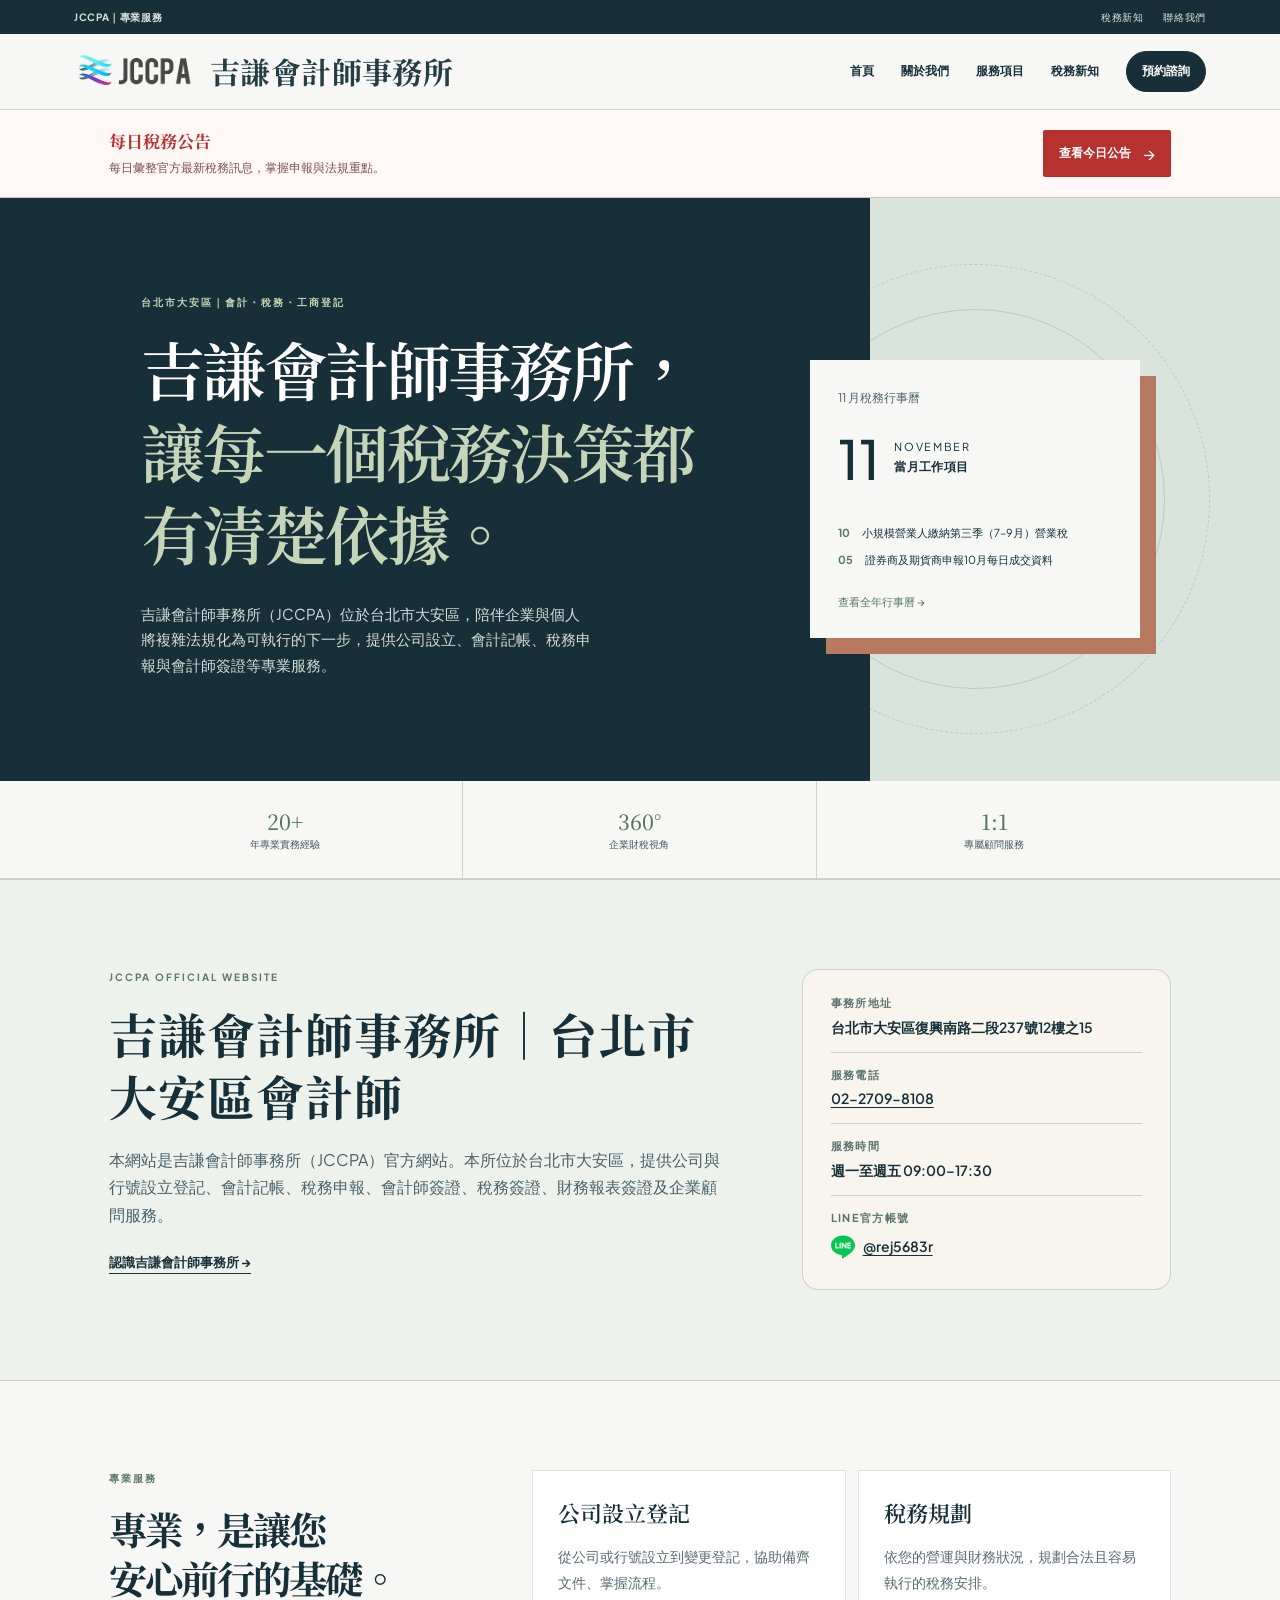
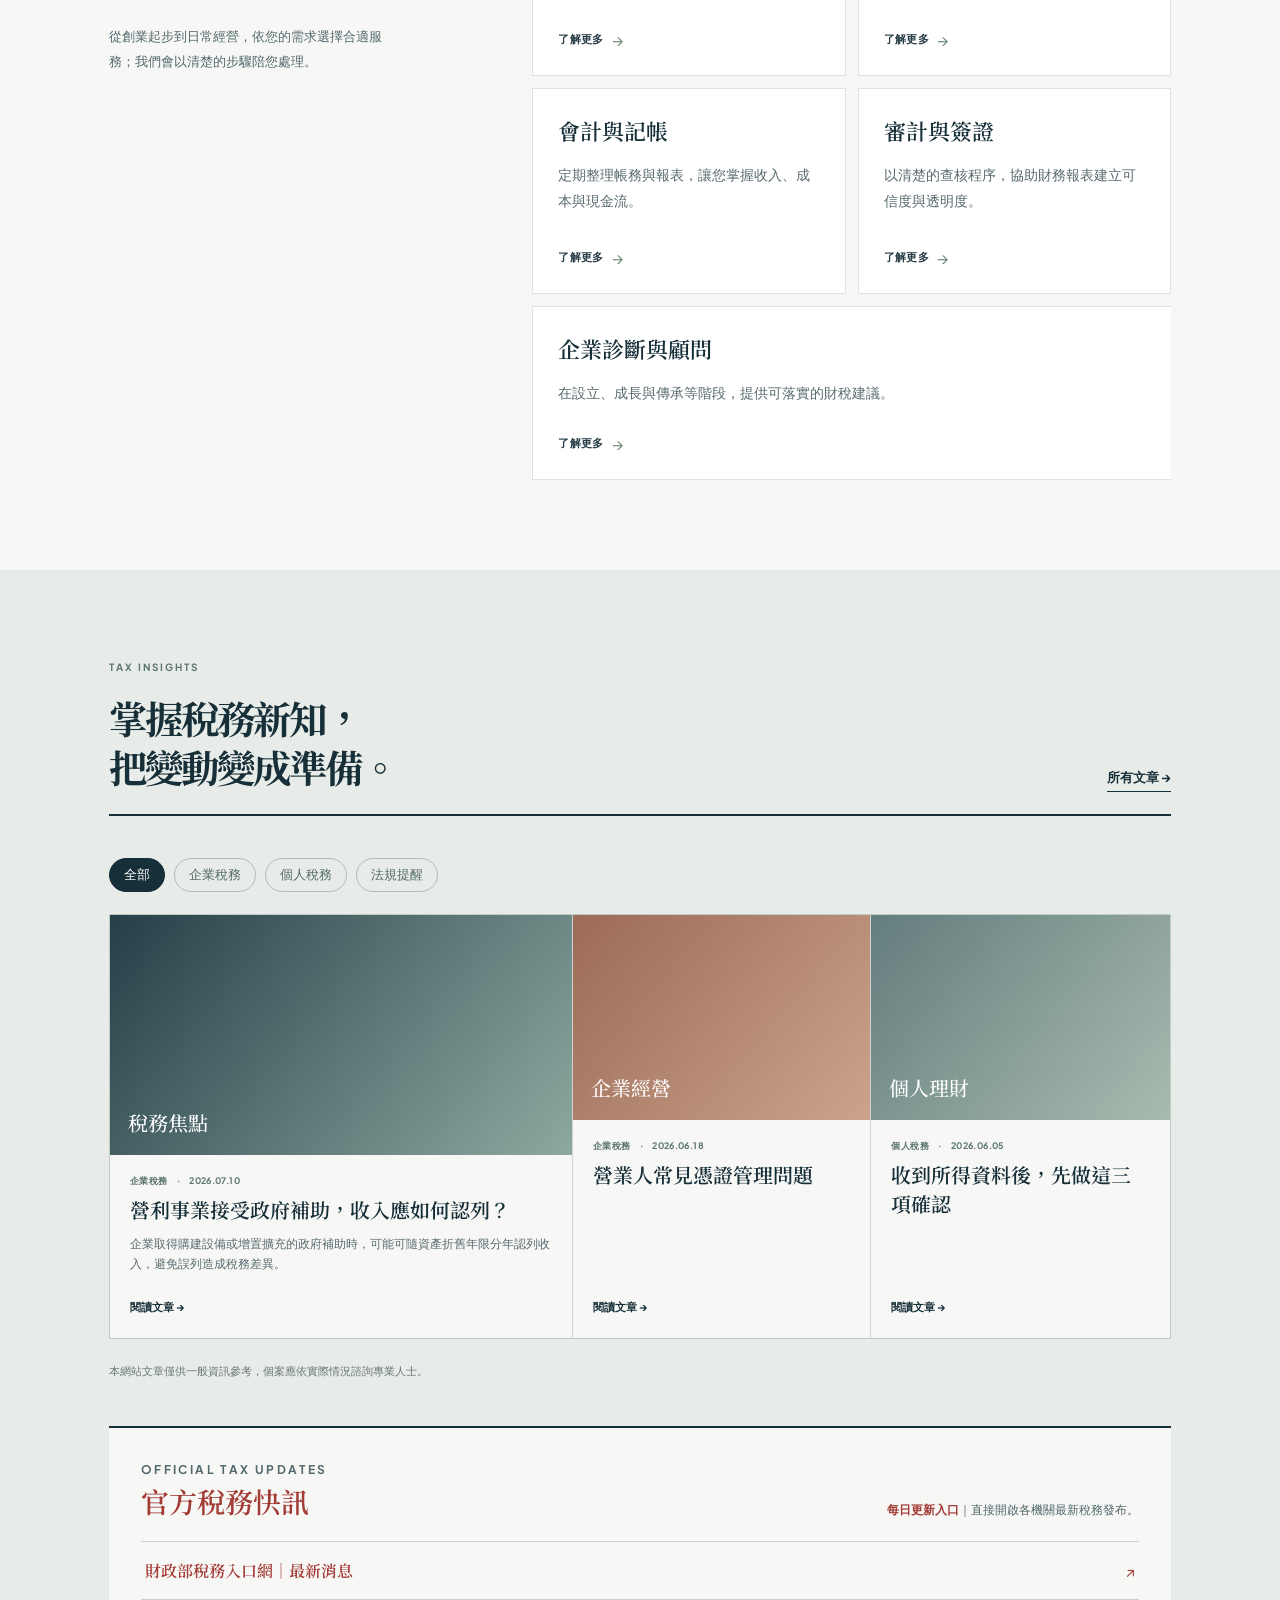
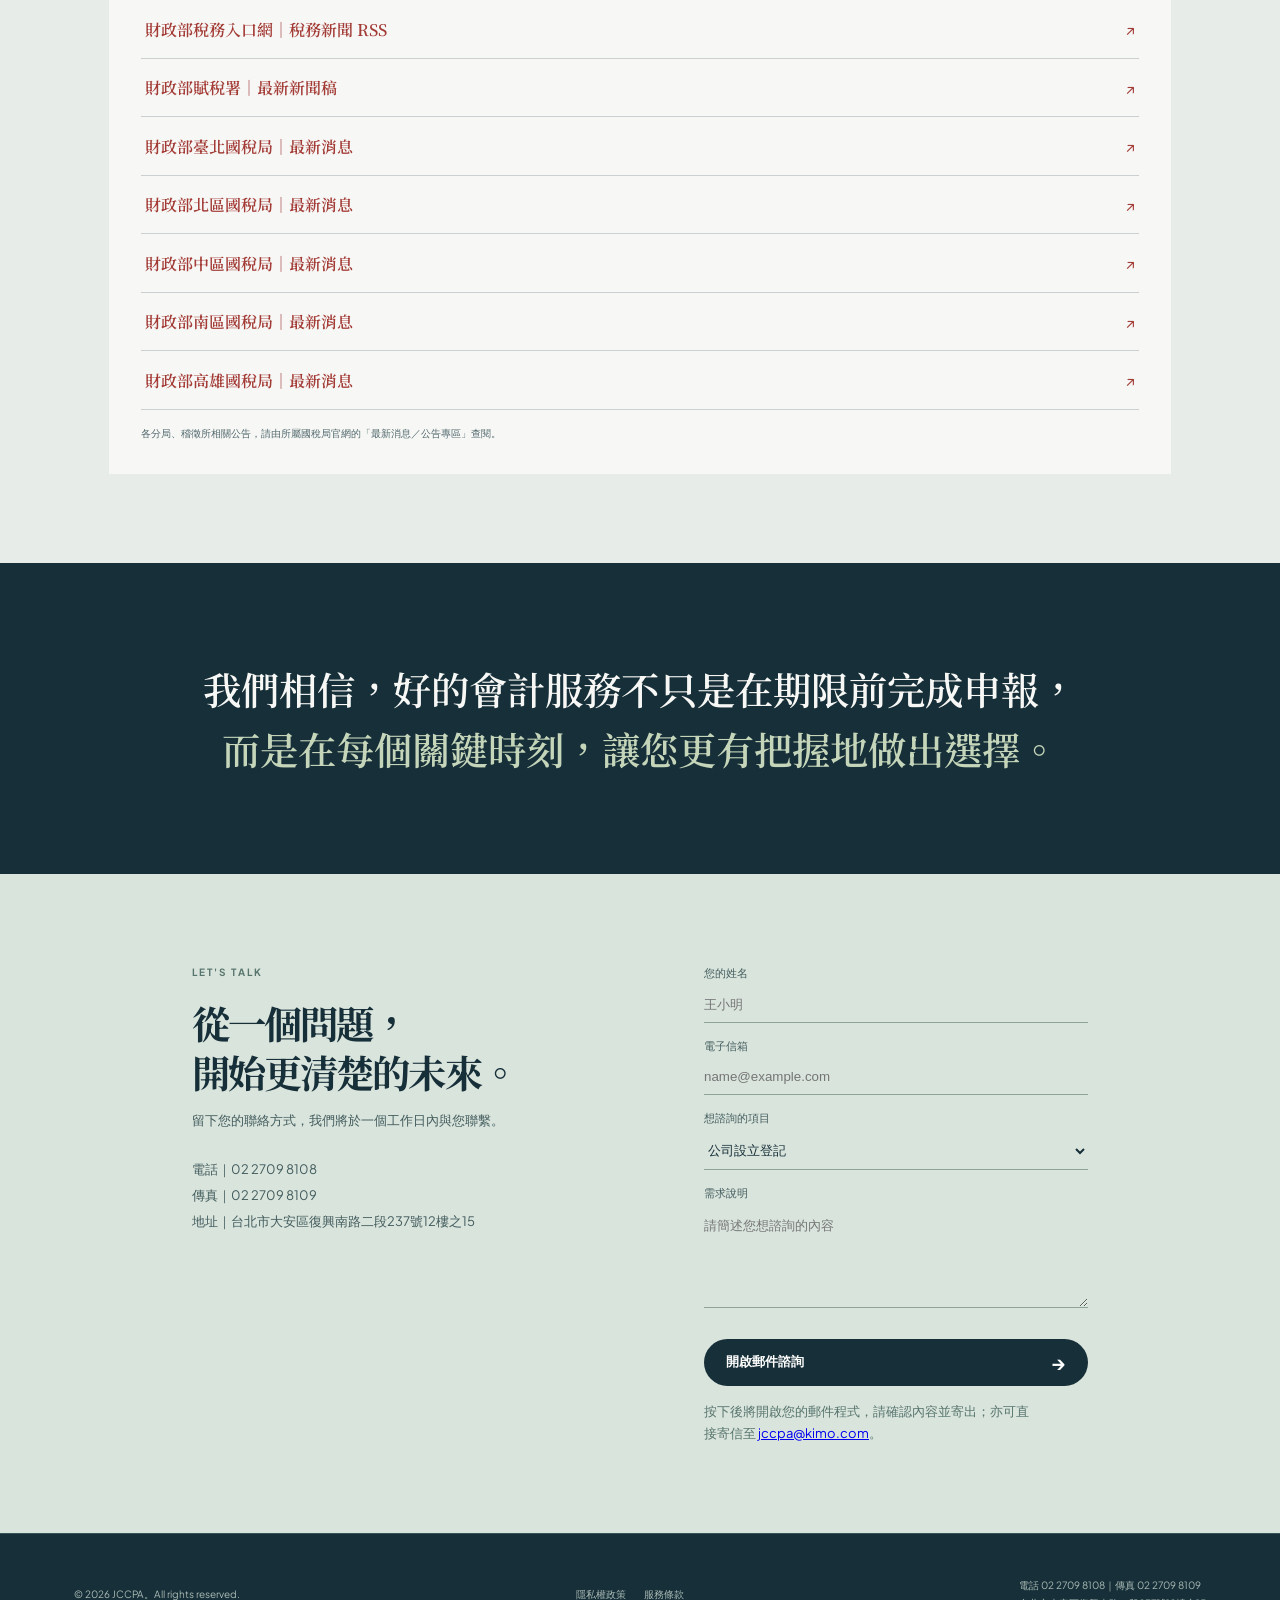
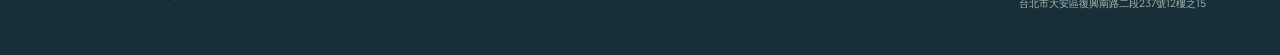
<file: index.html>
<!doctype html>
<html lang="zh-Hant">
<head>
  <meta charset="utf-8">
  <meta name="viewport" content="width=device-width, initial-scale=1">
  <title>吉謙會計師事務所｜台北會計師、公司設立、記帳與簽證服務</title>
  <meta name="description" content="台北吉謙會計師事務所（JCCPA）提供開公司、公司與行號設立登記、會計記帳、稅務申報、會計師簽證、稅務簽證與財務報表簽證服務。">
  <meta name="robots" content="index,follow,max-image-preview:large,max-snippet:-1,max-video-preview:-1">
  <link rel="canonical" href="https://jccpa.pages.dev/">
  <meta property="og:locale" content="zh_TW">
  <meta property="og:type" content="website">
  <meta property="og:site_name" content="吉謙會計師事務所 JCCPA">
  <meta property="og:title" content="吉謙會計師事務所｜台北會計師、公司設立、記帳與簽證服務">
  <meta property="og:description" content="台北吉謙會計師事務所（JCCPA）提供開公司、公司與行號設立登記、會計記帳、稅務申報、會計師簽證、稅務簽證與財務報表簽證服務。">
  <meta property="og:url" content="https://jccpa.pages.dev/">
  <meta property="og:image" content="https://jccpa.pages.dev/og-jccpa.png">
  <meta property="og:image:type" content="image/png">
  <meta property="og:image:width" content="1200">
  <meta property="og:image:height" content="630">
  <meta property="og:image:alt" content="JCCPA 吉謙會計師事務所｜公司設立、會計記帳、稅務申報與會計師簽證">
  <meta name="twitter:card" content="summary_large_image">
  <meta name="twitter:image" content="https://jccpa.pages.dev/og-jccpa.png">
  <meta name="twitter:image:alt" content="JCCPA 吉謙會計師事務所｜專業會計與稅務服務">
  <meta name="twitter:title" content="吉謙會計師事務所｜台北會計師、公司設立、記帳與簽證服務">
  <meta name="twitter:description" content="台北吉謙會計師事務所（JCCPA）提供開公司、公司與行號設立登記、會計記帳、稅務申報、會計師簽證、稅務簽證與財務報表簽證服務。">
  <script id="local-business-schema" type="application/ld+json">{"@context":"https://schema.org","@graph":[{"@type":"AccountingService","@id":"https://jccpa.pages.dev/#business","name":"吉謙會計師事務所","alternateName":"JCCPA","description":"位於台北市大安區的會計師事務所，提供公司與行號設立登記、會計記帳、稅務申報、會計師簽證、稅務簽證、財務報表簽證及企業顧問服務。","url":"https://jccpa.pages.dev/","logo":{"@type":"ImageObject","url":"https://jccpa.pages.dev/assets/jccpa-logo.jpg"},"image":"https://jccpa.pages.dev/og-jccpa.png","telephone":"+886-2-2709-8108","email":"jccpa@kimo.com","address":{"@type":"PostalAddress","streetAddress":"復興南路二段237號12樓之15","addressLocality":"大安區","addressRegion":"台北市","postalCode":"106","addressCountry":"TW"},"geo":{"@type":"GeoCoordinates","latitude":25.025846,"longitude":121.54371},"openingHoursSpecification":[{"@type":"OpeningHoursSpecification","dayOfWeek":["Monday","Tuesday","Wednesday","Thursday","Friday"],"opens":"09:00","closes":"17:30"}],"areaServed":[{"@type":"City","name":"台北市"},{"@type":"Country","name":"台灣"}],"sameAs":["https://page.line.me/rej5683r","https://www.104.com.tw/company/1a2x6bl1ii","https://jccpa.web66.com.tw/"],"contactPoint":{"@type":"ContactPoint","telephone":"+886-2-2709-8108","contactType":"customer service","areaServed":"TW","availableLanguage":["zh-Hant"]},"hasOfferCatalog":{"@type":"OfferCatalog","name":"吉謙會計師事務所專業服務","itemListElement":[{"@type":"Offer","itemOffered":{"@type":"Service","name":"公司與行號設立登記","url":"https://jccpa.pages.dev/service-company-registration"}},{"@type":"Offer","itemOffered":{"@type":"Service","name":"會計記帳與稅務申報","url":"https://jccpa.pages.dev/service-accounting"}},{"@type":"Offer","itemOffered":{"@type":"Service","name":"稅務規劃與申報","url":"https://jccpa.pages.dev/service-tax-planning"}},{"@type":"Offer","itemOffered":{"@type":"Service","name":"會計師簽證、稅務簽證與財務簽證","url":"https://jccpa.pages.dev/service-audit"}},{"@type":"Offer","itemOffered":{"@type":"Service","name":"企業診斷與財務顧問","url":"https://jccpa.pages.dev/service-advisory"}}]}},{"@type":"WebSite","@id":"https://jccpa.pages.dev/#website","url":"https://jccpa.pages.dev/","name":"吉謙會計師事務所 JCCPA 官方網站","inLanguage":"zh-Hant","publisher":{"@id":"https://jccpa.pages.dev/#business"}}]}</script>

  <link rel="preconnect" href="https://fonts.googleapis.com">
  <link rel="preconnect" href="https://fonts.gstatic.com" crossorigin>
  <link href="https://fonts.googleapis.com/css2?family=Noto+Serif+TC:wght@500;600;700&family=Plus+Jakarta+Sans:wght@400;500;600;700&display=swap" rel="stylesheet">
  <link rel="stylesheet" href="styles.css?v=20260806-fix1">
  <link rel="stylesheet" href="home.css?v=20260806-seo1">
  <link rel="stylesheet" href="preview-fixes.css?v=20260813-1">
</head>
<body>
  <header class="site-header">
    <a class="brand" href="#top" aria-label="吉謙會計師事務所首頁"><span class="brand-mark">J</span><span>吉謙<small>會計師事務所</small></span></a>
    <button class="menu-button" aria-label="開啟選單" aria-expanded="false">☰</button>
    <nav aria-label="主要選單"><a class="current" href="index.html" aria-current="page">首頁</a><a href="about.html">關於我們</a><a href="services.html">服務項目</a><a href="insights.html">稅務新知</a><a class="nav-cta" href="contact.html">預約諮詢</a></nav>
  </header>

  <main id="top">
    <section class="daily-tax-home" aria-label="每日稅務公告"><div><p>每日稅務公告</p><span>每日彙整官方最新稅務訊息，掌握申報與法規重點。</span></div><a href="insights.html">查看今日公告 <b>→</b></a></section>

    <section class="hero">
      <div class="hero-copy">
        <p class="eyebrow">台北市大安區｜會計・稅務・工商登記</p>
        <h1>吉謙會計師事務所，<em>讓每一個稅務決策都有清楚依據。</em></h1>
        <p class="hero-intro">吉謙會計師事務所（JCCPA）位於台北市大安區，陪伴企業與個人將複雜法規化為可執行的下一步，提供公司設立、會計記帳、稅務申報與會計師簽證等專業服務。</p>
      </div>
      <div class="hero-panel">
        <div class="hero-card">
          <p>8 月稅務行事曆</p>
          <div class="calendar-row"><strong>08</strong><span>AUGUST<br><b>當月工作項目</b></span></div>
          <ul><li><span>10</span>小規模營業人繳納第二季營業稅</li><li><span>15</span>每月／單月例行申報期限</li></ul>
          <a href="https://www.etax.nat.gov.tw/etwmain/tax-info/understanding/tax-calendar/zv0Wk36" target="_blank" rel="noopener">查看全年行事曆 →</a>
        </div>
        <div class="orbit orbit-one"></div><div class="orbit orbit-two"></div>
      </div>
    </section>

    <section class="trust-bar" aria-label="服務特點"><div><b>20+</b><span>年專業實務經驗</span></div><div><b>360°</b><span>企業財稅視角</span></div><div><b>1:1</b><span>專屬顧問服務</span></div></section>


    <section class="section official-profile" aria-labelledby="official-profile-title">
      <div class="official-profile-copy">
        <p class="eyebrow">JCCPA OFFICIAL WEBSITE</p>
        <h2 id="official-profile-title">吉謙會計師事務所｜台北市大安區會計師</h2>
        <p>本網站是吉謙會計師事務所（JCCPA）官方網站。本所位於台北市大安區，提供公司與行號設立登記、會計記帳、稅務申報、會計師簽證、稅務簽證、財務報表簽證及企業顧問服務。</p>
        <a class="text-link" href="about.html">認識吉謙會計師事務所 <span>→</span></a>
      </div>
      <dl class="official-profile-details">
        <div><dt>事務所地址</dt><dd>台北市大安區復興南路二段237號12樓之15</dd></div>
        <div><dt>服務電話</dt><dd><a href="tel:+886227098108">02-2709-8108</a></dd></div>
        <div><dt>服務時間</dt><dd>週一至週五 09:00–17:30</dd></div>
        <div><dt>LINE官方帳號</dt><dd><a class="line-official-link" href="https://lin.ee/55o8zhkC" target="_blank" rel="noopener"><img src="assets/line-logo.svg" alt="" aria-hidden="true"><span>@rej5683r</span></a></dd></div>
      </dl>
    </section>

    <section class="section services" id="services">
      <div class="section-heading"><p class="eyebrow">專業服務</p><h2>專業，是讓您<br>安心前行的基礎。</h2><p class="services-note">從創業起步到日常經營，依您的需求選擇合適服務；我們會以清楚的步驟陪您處理。</p></div>
      <div class="service-grid">
        <article><div class="service-card-head"><h3>公司設立登記</h3></div><p>從公司或行號設立到變更登記，協助備齊文件、掌握流程。</p><a href="service-company-registration.html">了解更多 <b>→</b></a></article>
        <article><div class="service-card-head"><h3>稅務規劃</h3></div><p>依您的營運與財務狀況，規劃合法且容易執行的稅務安排。</p><a href="service-tax-planning.html">了解更多 <b>→</b></a></article>
        <article><div class="service-card-head"><h3>會計與記帳</h3></div><p>定期整理帳務與報表，讓您掌握收入、成本與現金流。</p><a href="service-accounting.html">了解更多 <b>→</b></a></article>
        <article><div class="service-card-head"><h3>審計與簽證</h3></div><p>以清楚的查核程序，協助財務報表建立可信度與透明度。</p><a href="service-audit.html">了解更多 <b>→</b></a></article>
        <article><div class="service-card-head"><h3>企業診斷與顧問</h3></div><p>在設立、成長與傳承等階段，提供可落實的財稅建議。</p><a href="service-advisory.html">了解更多 <b>→</b></a></article>
      </div>
    </section>

    <section class="section insights" id="insights">
      <div class="insights-top"><div><p class="eyebrow">TAX INSIGHTS</p><h2>掌握稅務新知，<br>把變動變成準備。</h2></div><a class="text-link" href="insights.html">所有文章 <span>→</span></a></div>
      <div class="filter-row" role="group" aria-label="文章分類篩選"><button class="active" data-filter="all">全部</button><button data-filter="企業稅務">企業稅務</button><button data-filter="個人稅務">個人稅務</button><button data-filter="法規提醒">法規提醒</button></div>
      <div class="article-grid" id="all-articles">
        <article class="featured-article article" data-category="企業稅務"><div class="article-image image-one"><span>稅務焦點</span></div><div class="article-meta">企業稅務　·　2026.07.10</div><h3>營利事業接受政府補助，收入應如何認列？</h3><p>企業取得購建設備或增置擴充的政府補助時，可能可隨資產折舊年限分年認列收入，避免誤列造成稅務差異。</p><a href="insights.html" aria-label="閱讀營利事業政府補助收入認列文章">閱讀文章 <span>→</span></a></article>
        <article class="article" data-category="企業稅務"><div class="article-image image-two"><span>企業經營</span></div><div class="article-meta">企業稅務　·　2026.06.18</div><h3>營業人常見憑證管理問題</h3><a href="insights.html" aria-label="閱讀營業人憑證管理文章">閱讀文章 <span>→</span></a></article>
        <article class="article" data-category="個人稅務"><div class="article-image image-three"><span>個人理財</span></div><div class="article-meta">個人稅務　·　2026.06.05</div><h3>收到所得資料後，先做這三項確認</h3><a href="insights.html" aria-label="閱讀個人所得確認文章">閱讀文章 <span>→</span></a></article>
      </div>
      <p class="notice">本網站文章僅供一般資訊參考，個案應依實際情況諮詢專業人士。</p>
    </section>

    <section class="about-strip" id="about"><p>我們相信，好的會計服務不只是在期限前完成申報，<br><em>而是在每個關鍵時刻，讓您更有把握地做出選擇。</em></p></section>

    <section class="contact" id="contact"><div><p class="eyebrow">LET'S TALK</p><h2>從一個問題，<br>開始更清楚的未來。</h2><p>留下您的聯絡方式，我們將於一個工作日內與您聯繫。</p><p class="office-details"><a href="tel:+886227098108">電話｜02 2709 8108</a><br>傳真｜02 2709 8109<br><span>地址｜台北市大安區復興南路二段237號12樓之15</span></p></div><form id="contact-form"><label>您的姓名<input required name="name" placeholder="王小明"></label><label>電子信箱<input required type="email" name="email" placeholder="name@example.com"></label><label>想諮詢的項目<select name="topic"><option>公司設立登記</option><option>稅務規劃與申報</option><option>會計與記帳</option><option>審計與簽證</option><option>企業診斷與顧問</option><option>其他問題</option></select></label><label>需求說明<textarea name="message" rows="4" placeholder="請簡述您想諮詢的內容"></textarea></label><button class="button button-primary" type="submit">開啟郵件諮詢 <span>→</span></button><p class="form-status" role="status">按下後將開啟您的郵件程式，請確認內容並寄出；亦可直接寄信至 <a href="mailto:jccpa@kimo.com">jccpa@kimo.com</a>。</p></form></section>
  </main>
  <footer><a class="brand" href="#top"><span class="brand-mark">J</span><span>吉謙<small>會計師事務所</small></span></a><p>© 2026 JCCPA。All rights reserved.</p><div class="footer-legal"><a href="privacy.html">隱私權政策</a><a href="terms.html">服務條款</a></div></footer>
  <script src="taxnews.js"></script>
  <script src="taxcalendar.js"></script>
  <script src="daily-data.js"></script>
  <script src="contact-mail.js"></script>
  <script src="script.js?v=20260813-logo6"></script>
  <script src="analytics.js" defer></script>
</body>
</html>
</file>
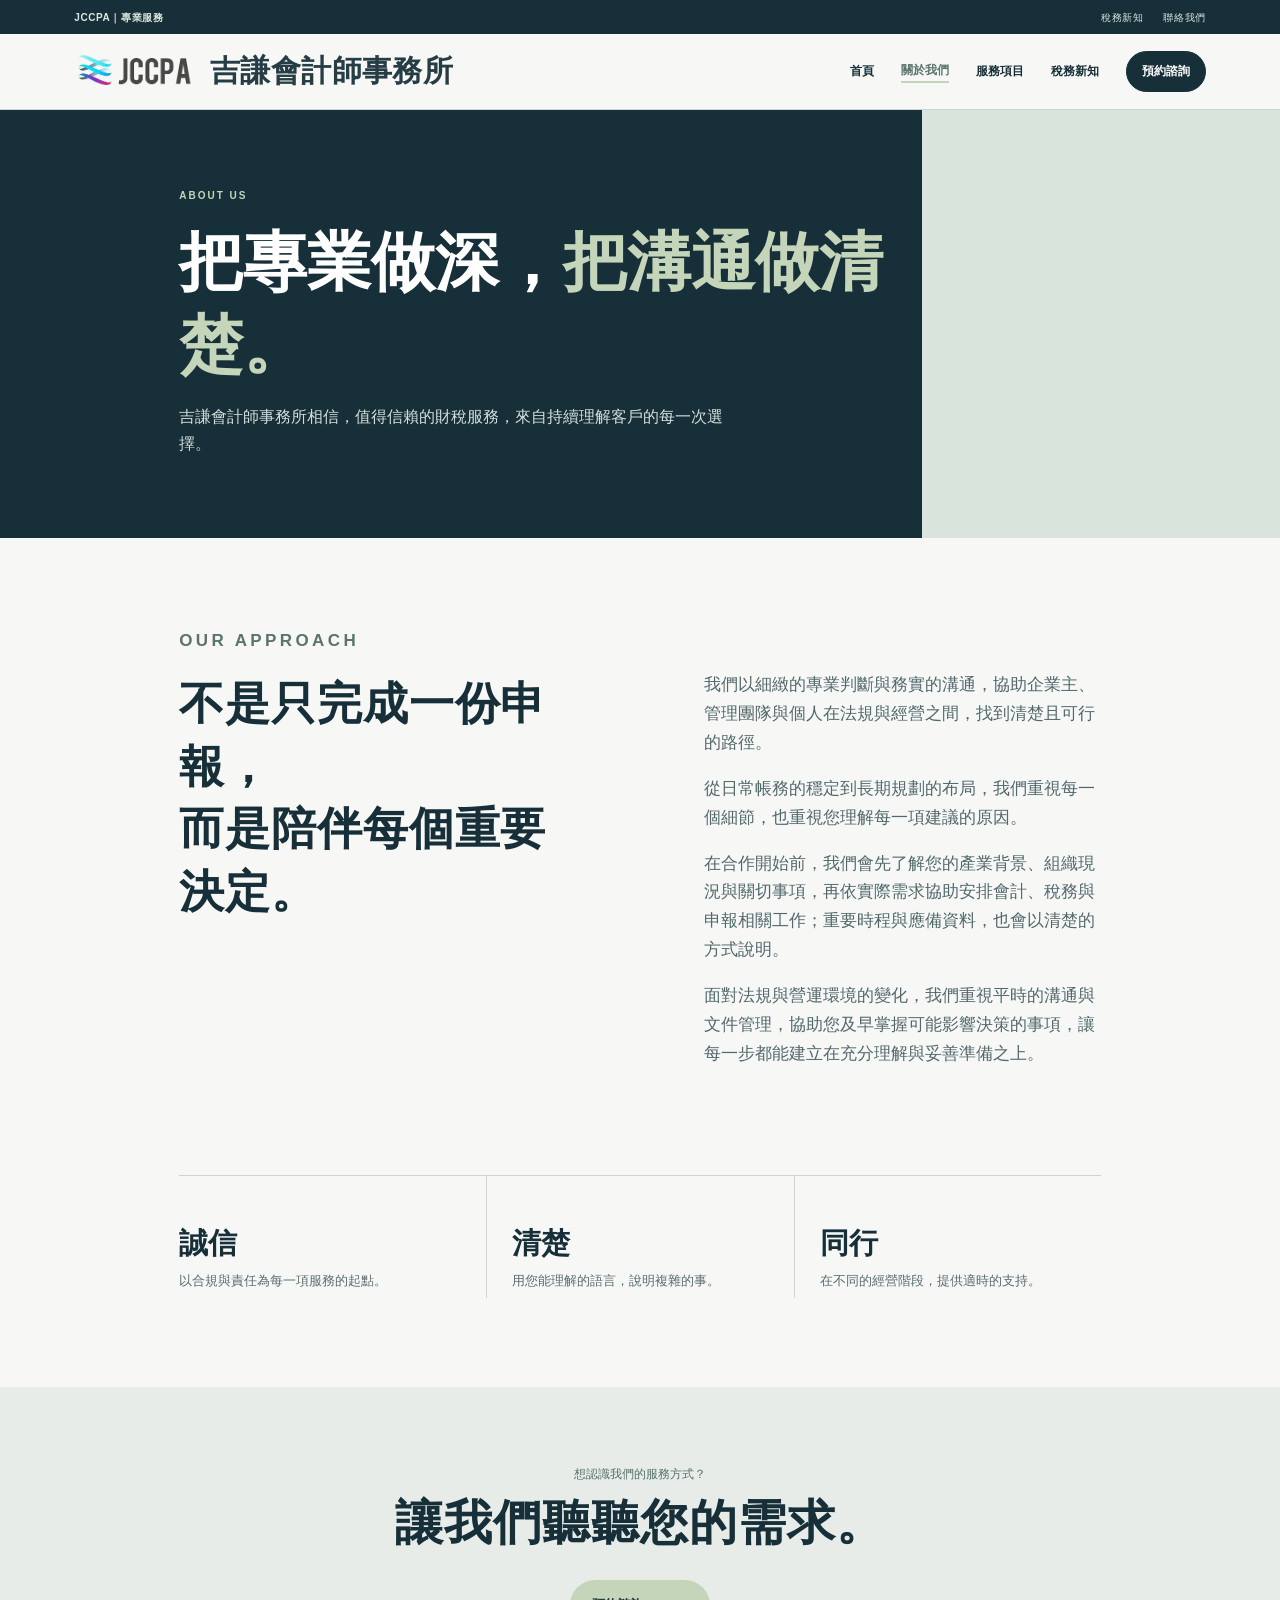
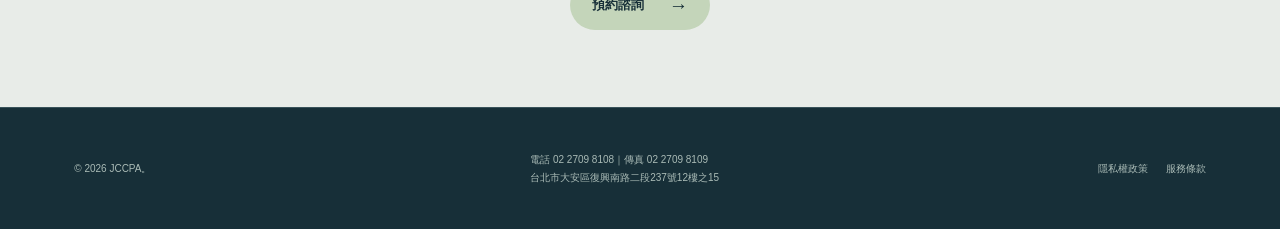
<file: about.html>
<!doctype html>
<html lang="zh-Hant">
<head>
  <meta charset="utf-8">
  <meta name="viewport" content="width=device-width, initial-scale=1">
  <title>關於吉謙｜台北會計師事務所｜JCCPA</title>
  <meta name="description" content="認識台北吉謙會計師事務所（JCCPA）的服務理念，以清楚溝通協助企業處理公司登記、會計帳務、稅務與簽證需求。">
  <link rel="canonical" href="https://jccpa.pages.dev/about">
  <meta property="og:locale" content="zh_TW">
  <meta property="og:type" content="website">
  <meta property="og:site_name" content="吉謙會計師事務所 JCCPA">
  <meta property="og:title" content="關於吉謙｜台北會計師事務所｜JCCPA">
  <meta property="og:description" content="認識台北吉謙會計師事務所（JCCPA）的服務理念，以清楚溝通協助企業處理公司登記、會計帳務、稅務與簽證需求。">
  <meta property="og:url" content="https://jccpa.pages.dev/about">
  <meta property="og:image" content="https://jccpa.pages.dev/og-jccpa.png">
  <meta property="og:image:type" content="image/png">
  <meta property="og:image:width" content="1200">
  <meta property="og:image:height" content="630">
  <meta property="og:image:alt" content="JCCPA 吉謙會計師事務所｜公司設立、會計記帳、稅務申報與會計師簽證">
  <meta name="twitter:card" content="summary_large_image">
  <meta name="twitter:image" content="https://jccpa.pages.dev/og-jccpa.png">
  <meta name="twitter:image:alt" content="JCCPA 吉謙會計師事務所｜專業會計與稅務服務">
  <meta name="twitter:title" content="關於吉謙｜台北會計師事務所｜JCCPA">
  <meta name="twitter:description" content="認識台北吉謙會計師事務所（JCCPA）的服務理念，以清楚溝通協助企業處理公司登記、會計帳務、稅務與簽證需求。">
  <link rel="stylesheet" href="styles.css?v=20260806-fix1">
  <link rel="stylesheet" href="pages.css">
  <link rel="stylesheet" href="preview-fixes.css?v=20260813-1">
</head>
<body>
  <header class="site-header">
    <a class="brand" href="index.html"><span class="brand-mark">J</span><span>吉謙<small>會計師事務所</small></span></a>
    <button class="menu-button" aria-label="開啟選單" aria-expanded="false">☰</button>
    <nav><a href="index.html">首頁</a><a class="current" href="about.html" aria-current="page">關於我們</a><a href="services.html">服務項目</a><a href="insights.html">稅務新知</a><a class="nav-cta" href="contact.html">預約諮詢</a></nav>
  </header>
  <main>
    <section class="page-hero">
      <p class="eyebrow">ABOUT US</p>
      <h1>把專業做深，<em>把溝通做清楚。</em></h1>
      <p>吉謙會計師事務所相信，值得信賴的財稅服務，來自持續理解客戶的每一次選擇。</p>
    </section>
    <section class="story">
      <div>
        <p class="eyebrow">OUR APPROACH</p>
        <h2>不是只完成一份申報，<br>而是陪伴每個重要決定。</h2>
      </div>
      <div>
        <p>我們以細緻的專業判斷與務實的溝通，協助企業主、管理團隊與個人在法規與經營之間，找到清楚且可行的路徑。</p>
        <p>從日常帳務的穩定到長期規劃的布局，我們重視每一個細節，也重視您理解每一項建議的原因。</p>
        <p>在合作開始前，我們會先了解您的產業背景、組織現況與關切事項，再依實際需求協助安排會計、稅務與申報相關工作；重要時程與應備資料，也會以清楚的方式說明。</p>
        <p>面對法規與營運環境的變化，我們重視平時的溝通與文件管理，協助您及早掌握可能影響決策的事項，讓每一步都能建立在充分理解與妥善準備之上。</p>
      </div>
    </section>
    <section class="values">
      <article><h3>誠信</h3><p>以合規與責任為每一項服務的起點。</p></article>
      <article><h3>清楚</h3><p>用您能理解的語言，說明複雜的事。</p></article>
      <article><h3>同行</h3><p>在不同的經營階段，提供適時的支持。</p></article>
    </section>
    <section class="page-cta"><p>想認識我們的服務方式？</p><h2>讓我們聽聽您的需求。</h2><a class="button button-primary" href="contact.html">預約諮詢 <span>→</span></a></section>
  </main>
  <footer><a class="brand" href="index.html"><span class="brand-mark">J</span><span>吉謙<small>會計師事務所</small></span></a><p>© 2026 JCCPA。</p></footer>
  <script src="script.js?v=20260813-logo6"></script>
  <script src="analytics.js" defer></script>
</body>
</html>
</file>
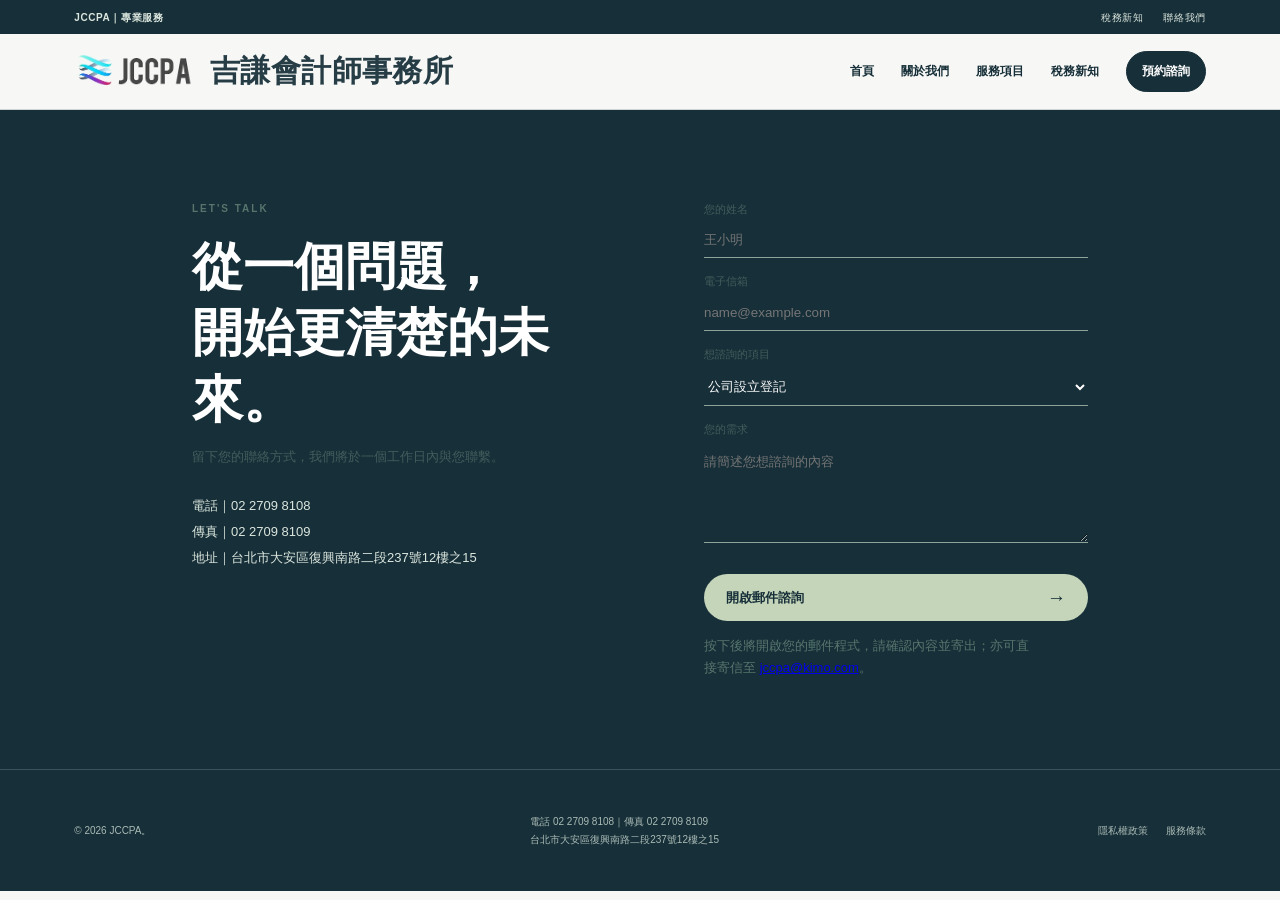
<file: contact.html>
<!doctype html><html lang="zh-Hant"><head><meta charset="utf-8"><meta name="viewport" content="width=device-width, initial-scale=1"><title>預約會計師諮詢｜台北吉謙會計師事務所</title>
  <meta name="description" content="聯絡台北吉謙會計師事務所，諮詢公司設立、公司登記、行號設立、會計記帳、稅務申報與會計師簽證服務。">
  <link rel="canonical" href="https://jccpa.pages.dev/contact">
  <meta property="og:locale" content="zh_TW">
  <meta property="og:type" content="website">
  <meta property="og:site_name" content="吉謙會計師事務所 JCCPA">
  <meta property="og:title" content="預約會計師諮詢｜台北吉謙會計師事務所">
  <meta property="og:description" content="聯絡台北吉謙會計師事務所，諮詢公司設立、公司登記、行號設立、會計記帳、稅務申報與會計師簽證服務。">
  <meta property="og:url" content="https://jccpa.pages.dev/contact">
  <meta property="og:image" content="https://jccpa.pages.dev/og-jccpa.png">
  <meta property="og:image:type" content="image/png">
  <meta property="og:image:width" content="1200">
  <meta property="og:image:height" content="630">
  <meta property="og:image:alt" content="JCCPA 吉謙會計師事務所｜公司設立、會計記帳、稅務申報與會計師簽證">
  <meta name="twitter:card" content="summary_large_image">
  <meta name="twitter:image" content="https://jccpa.pages.dev/og-jccpa.png">
  <meta name="twitter:image:alt" content="JCCPA 吉謙會計師事務所｜專業會計與稅務服務">
  <meta name="twitter:title" content="預約會計師諮詢｜台北吉謙會計師事務所">
  <meta name="twitter:description" content="聯絡台北吉謙會計師事務所，諮詢公司設立、公司登記、行號設立、會計記帳、稅務申報與會計師簽證服務。"><link rel="stylesheet" href="styles.css?v=20260806-fix1"><link rel="stylesheet" href="pages.css">  <link rel="stylesheet" href="preview-fixes.css?v=20260813-1">
</head><body><header class="site-header"><a class="brand" href="index.html"><span class="brand-mark">J</span><span>吉謙<small>會計師事務所</small></span></a><button class="menu-button" aria-label="開啟選單" aria-expanded="false">☰</button><nav><a href="index.html">首頁</a><a href="about.html">關於我們</a><a href="services.html">服務項目</a><a href="insights.html">稅務新知</a><a class="nav-cta current" href="contact.html" aria-current="page">預約諮詢</a></nav></header><main><section class="contact contact-page"><div><p class="eyebrow">LET'S TALK</p><h1>從一個問題，<br>開始更清楚的未來。</h1><p>留下您的聯絡方式，我們將於一個工作日內與您聯繫。</p><p class="contact-detail office-details"><a href="tel:+886227098108">電話｜02 2709 8108</a><br>傳真｜02 2709 8109<br><span>地址｜台北市大安區復興南路二段237號12樓之15</span></p></div><form id="contact-form"><label>您的姓名<input required name="name" placeholder="王小明"></label><label>電子信箱<input required type="email" name="email" placeholder="name@example.com"></label><label>想諮詢的項目<select name="topic"><option>公司設立登記</option><option>稅務規劃與申報</option><option>會計與記帳</option><option>審計與簽證</option><option>企業診斷與顧問</option><option>其他問題</option></select></label><label>您的需求<textarea name="message" rows="4" placeholder="請簡述您想諮詢的內容"></textarea></label><button class="button button-primary" type="submit">開啟郵件諮詢 <span>→</span></button><p class="form-status" role="status">按下後將開啟您的郵件程式，請確認內容並寄出；亦可直接寄信至 <a href="mailto:jccpa@kimo.com">jccpa@kimo.com</a>。</p></form></section></main><footer><a class="brand" href="index.html"><span class="brand-mark">J</span><span>吉謙<small>會計師事務所</small></span></a><p>© 2026 JCCPA。</p></footer><script src="contact-mail.js"></script><script src="script.js?v=20260813-logo6"></script>  <script src="analytics.js" defer></script>
</body></html>
</file>
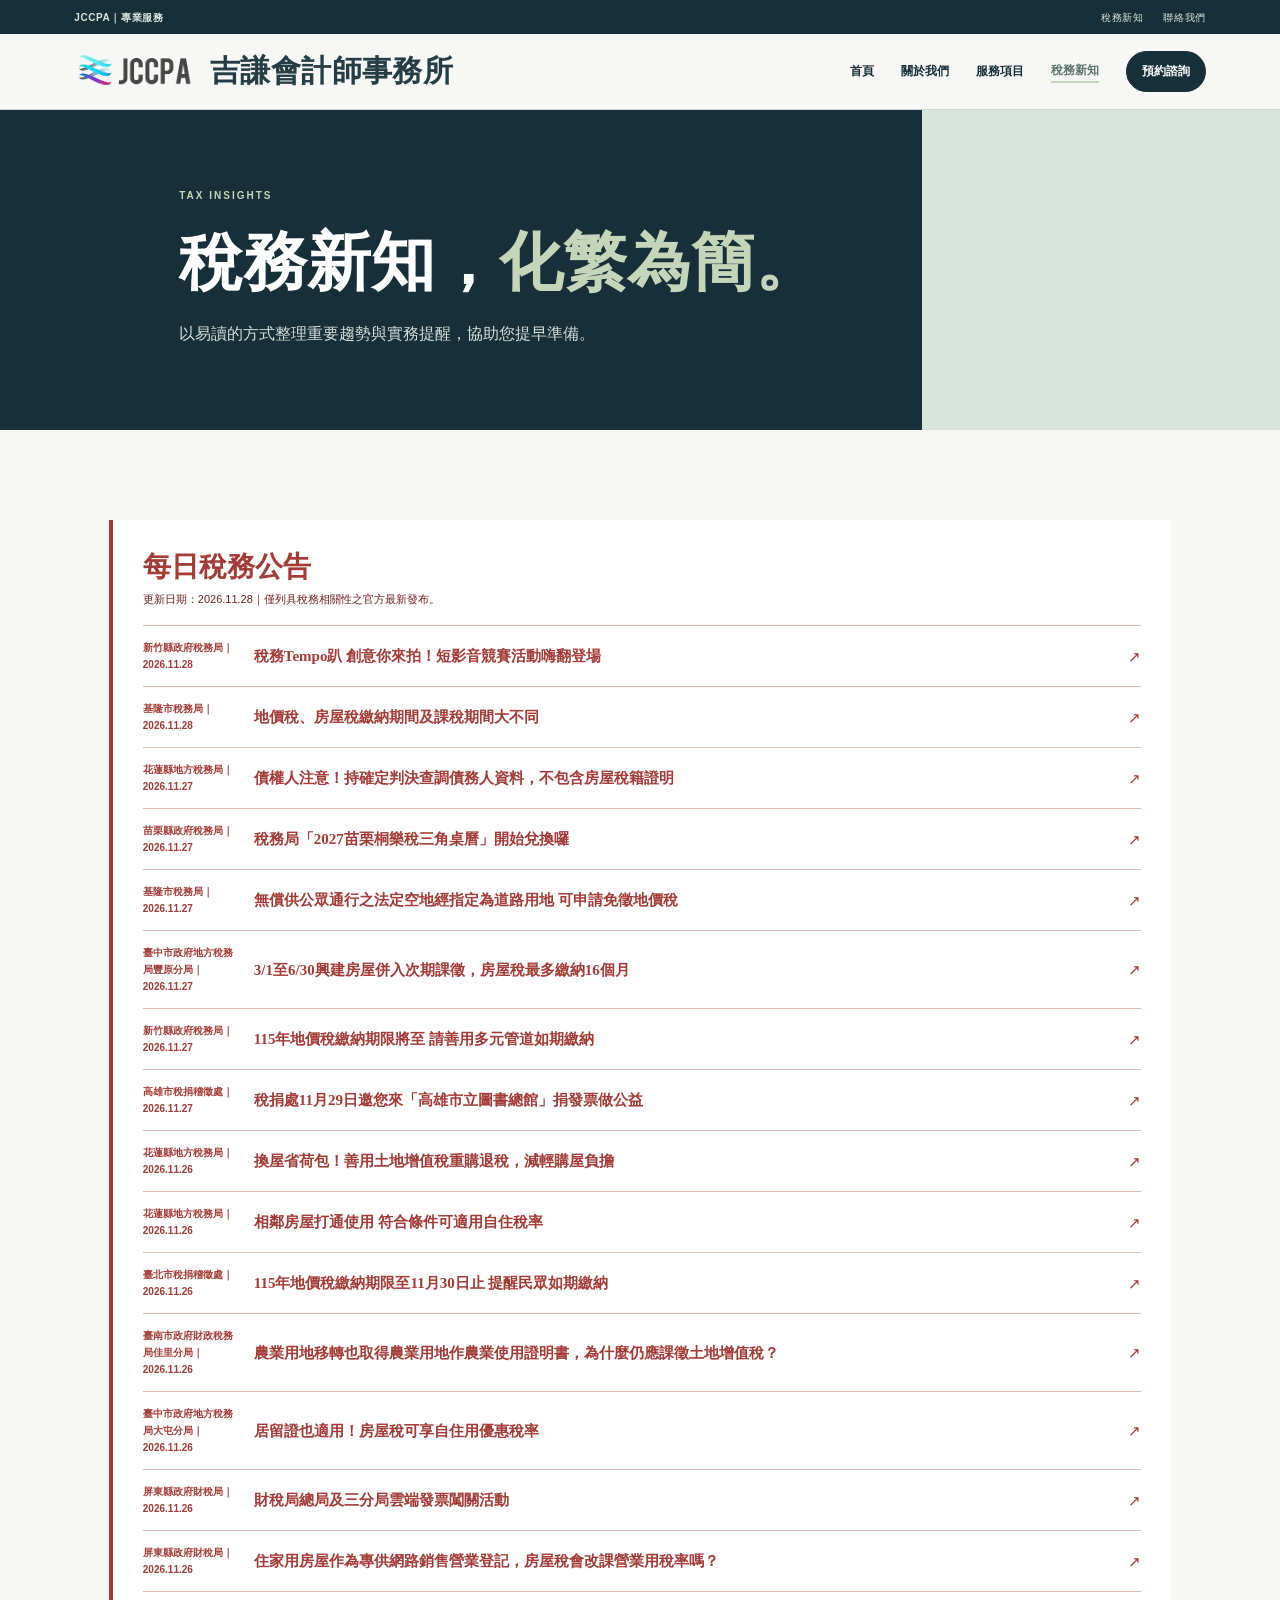
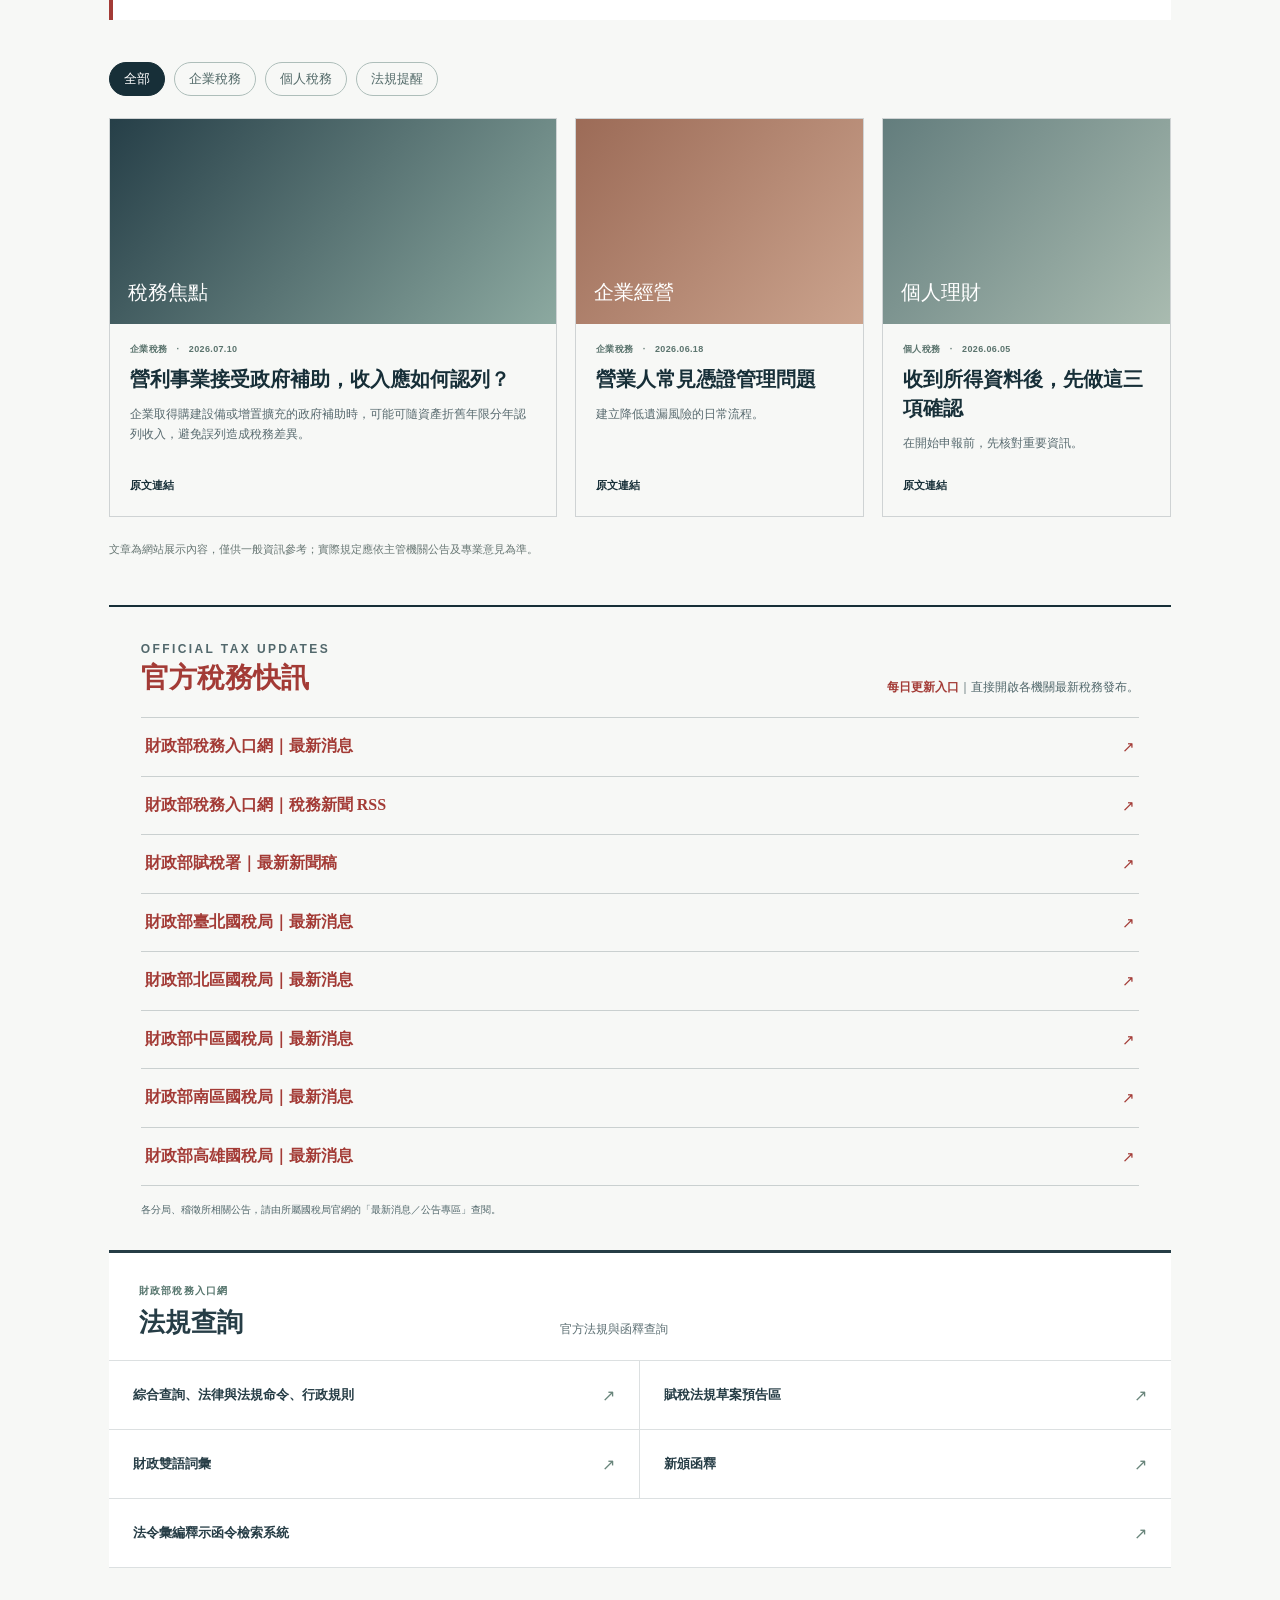
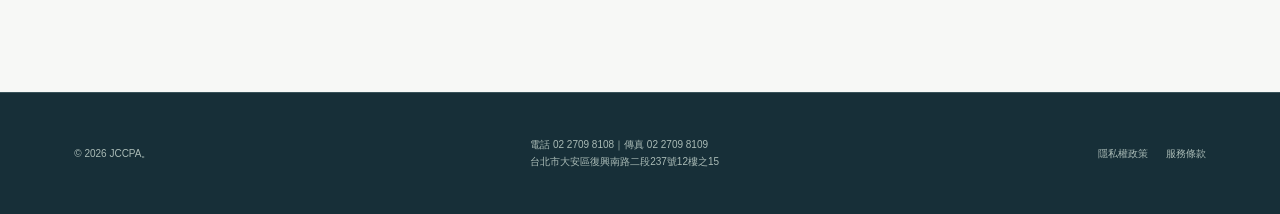
<file: insights.html>
<!doctype html>
<html lang="zh-Hant">
<head><meta charset="utf-8"><meta name="viewport" content="width=device-width, initial-scale=1"><title>稅務新知與稅務行事曆｜JCCPA</title>
  <meta name="description" content="每日彙整財政部最新稅務公告與當月稅務行事曆，協助企業與個人掌握申報期限、稅務法令及重要提醒。">
  <link rel="canonical" href="https://jccpa.pages.dev/insights">
  <meta property="og:locale" content="zh_TW">
  <meta property="og:type" content="website">
  <meta property="og:site_name" content="吉謙會計師事務所 JCCPA">
  <meta property="og:title" content="稅務新知與稅務行事曆｜JCCPA">
  <meta property="og:description" content="每日彙整財政部最新稅務公告與當月稅務行事曆，協助企業與個人掌握申報期限、稅務法令及重要提醒。">
  <meta property="og:url" content="https://jccpa.pages.dev/insights">
  <meta property="og:image" content="https://jccpa.pages.dev/og-jccpa.png">
  <meta property="og:image:type" content="image/png">
  <meta property="og:image:width" content="1200">
  <meta property="og:image:height" content="630">
  <meta property="og:image:alt" content="JCCPA 吉謙會計師事務所｜公司設立、會計記帳、稅務申報與會計師簽證">
  <meta name="twitter:card" content="summary_large_image">
  <meta name="twitter:image" content="https://jccpa.pages.dev/og-jccpa.png">
  <meta name="twitter:image:alt" content="JCCPA 吉謙會計師事務所｜專業會計與稅務服務">
  <meta name="twitter:title" content="稅務新知與稅務行事曆｜JCCPA">
  <meta name="twitter:description" content="每日彙整財政部最新稅務公告與當月稅務行事曆，協助企業與個人掌握申報期限、稅務法令及重要提醒。"><link rel="stylesheet" href="styles.css?v=20260806-fix1"><link rel="stylesheet" href="pages.css">  <link rel="stylesheet" href="preview-fixes.css?v=20260813-1">
</head>
<body>
  <header class="site-header">
    <a class="brand" href="index.html"><span class="brand-mark">J</span><span>吉謙<small>會計師事務所</small></span></a>
    <button class="menu-button" aria-label="開啟選單" aria-expanded="false">☰</button>
    <nav><a href="index.html">首頁</a><a href="about.html">關於我們</a><a href="services.html">服務項目</a><a class="current" href="insights.html" aria-current="page">稅務新知</a><a class="nav-cta" href="contact.html">預約諮詢</a></nav>
  </header>
  <main>
    <section class="page-hero"><p class="eyebrow">TAX INSIGHTS</p><h1>稅務新知，<em>化繁為簡。</em></h1><p>以易讀的方式整理重要趨勢與實務提醒，協助您提早準備。</p></section>
    <section class="section insights standalone">
      <div class="filter-row"><button class="active" data-filter="all">全部</button><button data-filter="企業稅務">企業稅務</button><button data-filter="個人稅務">個人稅務</button><button data-filter="法規提醒">法規提醒</button></div>
      <div class="article-grid article-grid-wide">
        <article class="article" data-category="企業稅務"><div class="article-image image-one"><span>稅務焦點</span></div><div class="article-meta">企業稅務　·　2026.07.10</div><h3>營利事業接受政府補助，收入應如何認列？</h3><p>企業取得購建設備或增置擴充的政府補助時，可能可隨資產折舊年限分年認列收入，避免誤列造成稅務差異。</p><a href="https://www.ntbsa.gov.tw/singlehtml/5e0e49a811b74b50b5a6486d38374285?cntId=394b7b4fd124452bab88ea4c2e0674bf" target="_blank" rel="noopener">原文連結</a></article>
        <article class="article" data-category="企業稅務"><div class="article-image image-two"><span>企業經營</span></div><div class="article-meta">企業稅務　·　2026.06.18</div><h3>營業人常見憑證管理問題</h3><p>建立降低遺漏風險的日常流程。</p><a href="https://www.ntbca.gov.tw/singlehtml/3c844e426e9c4b5ebcaaa18694d7e230?cntId=182ed00d53eb4a998902047a6c5bf605" target="_blank" rel="noopener">原文連結</a></article>
        <article class="article" data-category="個人稅務"><div class="article-image image-three"><span>個人理財</span></div><div class="article-meta">個人稅務　·　2026.06.05</div><h3>收到所得資料後，先做這三項確認</h3><p>在開始申報前，先核對重要資訊。</p><a href="https://www.ntbna.gov.tw/singlehtml/374fe8c4b18e48c691a6806ac02b9984?cntId=35abdc6988b347cbb5c2869a67eae9f5" target="_blank" rel="noopener">原文連結</a></article>
      </div>
      <p class="notice">文章為網站展示內容，僅供一般資訊參考；實際規定應依主管機關公告及專業意見為準。</p>
    </section>
  </main>
  <footer><a class="brand" href="index.html"><span class="brand-mark">J</span><span>吉謙<small>會計師事務所</small></span></a><p>© 2026 JCCPA。</p></footer>
  <script src="taxnews.js"></script>
  <script src="taxcalendar.js"></script>
  <script src="daily-data.js"></script>
  <script src="script.js?v=20260813-logo6"></script>
  <script src="analytics.js" defer></script>
</body>
</html>
</file>
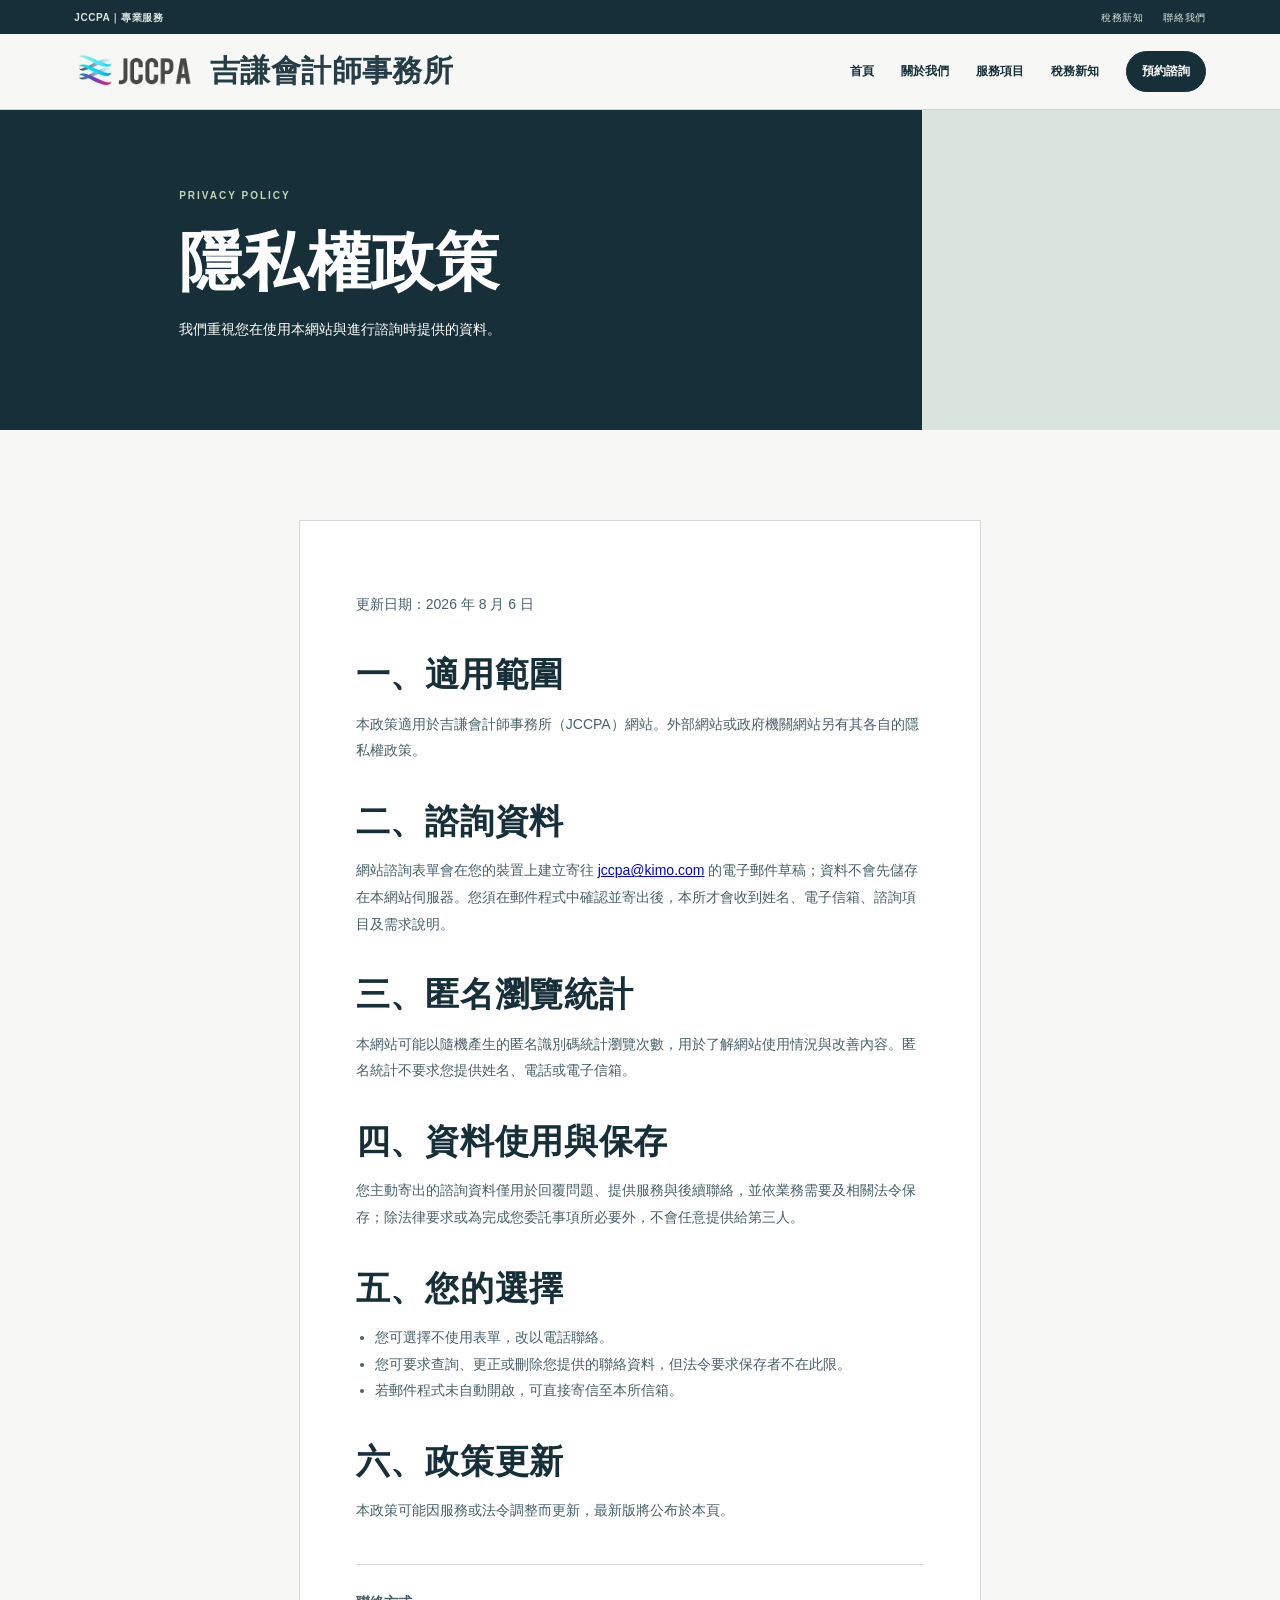
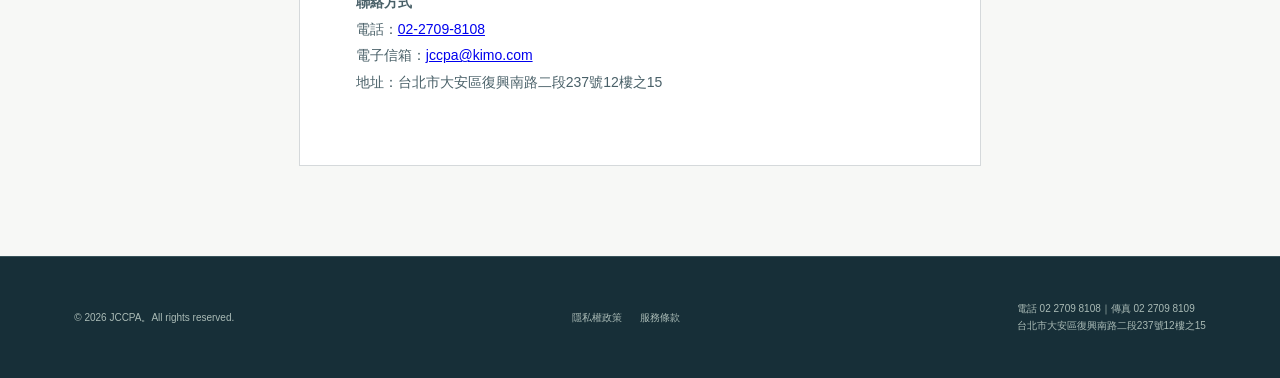
<file: privacy.html>
<!doctype html>
<html lang="zh-Hant">
<head>
  <meta charset="utf-8">
  <meta name="viewport" content="width=device-width, initial-scale=1">
  <title>隱私權政策｜吉謙會計師事務所 JCCPA</title>
  <meta name="description" content="吉謙會計師事務所網站隱私權政策，說明諮詢資料、匿名瀏覽統計、外部連結及聯絡方式。">
  <meta name="robots" content="index,follow">
  <link rel="canonical" href="https://jccpa.pages.dev/privacy">
  <meta property="og:locale" content="zh_TW">
  <meta property="og:type" content="website">
  <meta property="og:site_name" content="吉謙會計師事務所 JCCPA">
  <meta property="og:title" content="隱私權政策｜吉謙會計師事務所 JCCPA">
  <meta property="og:description" content="說明 JCCPA 網站如何處理諮詢資料與匿名瀏覽統計。">
  <meta property="og:url" content="https://jccpa.pages.dev/privacy">
  <meta property="og:image" content="https://jccpa.pages.dev/og-jccpa.png">
  <link rel="stylesheet" href="styles.css?v=20260806-fix1">
  <link rel="stylesheet" href="pages.css">
  <link rel="stylesheet" href="legal.css">
  <link rel="stylesheet" href="preview-fixes.css?v=20260813-1">
</head>
<body>
  <header class="site-header"><a class="brand" href="index.html"><span class="brand-mark">J</span><span>吉謙<small>會計師事務所</small></span></a><button class="menu-button" aria-label="開啟選單" aria-expanded="false">☰</button><nav aria-label="主要選單"><a href="index.html">首頁</a><a href="about.html">關於我們</a><a href="services.html">服務項目</a><a href="insights.html">稅務新知</a><a class="nav-cta" href="contact.html">預約諮詢</a></nav></header>
  <main>
    <section class="page-hero"><div><p class="eyebrow">PRIVACY POLICY</p><h1>隱私權政策</h1><p>我們重視您在使用本網站與進行諮詢時提供的資料。</p></div></section>
    <section class="section legal-page"><article>
      <p class="legal-updated">更新日期：2026 年 8 月 6 日</p>
      <h2>一、適用範圍</h2><p>本政策適用於吉謙會計師事務所（JCCPA）網站。外部網站或政府機關網站另有其各自的隱私權政策。</p>
      <h2>二、諮詢資料</h2><p>網站諮詢表單會在您的裝置上建立寄往 <a href="mailto:jccpa@kimo.com">jccpa@kimo.com</a> 的電子郵件草稿；資料不會先儲存在本網站伺服器。您須在郵件程式中確認並寄出後，本所才會收到姓名、電子信箱、諮詢項目及需求說明。</p>
      <h2>三、匿名瀏覽統計</h2><p>本網站可能以隨機產生的匿名識別碼統計瀏覽次數，用於了解網站使用情況與改善內容。匿名統計不要求您提供姓名、電話或電子信箱。</p>
      <h2>四、資料使用與保存</h2><p>您主動寄出的諮詢資料僅用於回覆問題、提供服務與後續聯絡，並依業務需要及相關法令保存；除法律要求或為完成您委託事項所必要外，不會任意提供給第三人。</p>
      <h2>五、您的選擇</h2><ul><li>您可選擇不使用表單，改以電話聯絡。</li><li>您可要求查詢、更正或刪除您提供的聯絡資料，但法令要求保存者不在此限。</li><li>若郵件程式未自動開啟，可直接寄信至本所信箱。</li></ul>
      <h2>六、政策更新</h2><p>本政策可能因服務或法令調整而更新，最新版將公布於本頁。</p>
      <p class="legal-contact"><strong>聯絡方式</strong><br>電話：<a href="tel:+886227098108">02-2709-8108</a><br>電子信箱：<a href="mailto:jccpa@kimo.com">jccpa@kimo.com</a><br>地址：台北市大安區復興南路二段237號12樓之15</p>
    </article></section>
  </main>
  <footer><p>© 2026 JCCPA。All rights reserved.</p><div class="footer-legal"><a href="privacy.html" aria-current="page">隱私權政策</a><a href="terms.html">服務條款</a></div></footer>
  <script src="script.js?v=20260813-logo6"></script><script src="analytics.js" defer></script>
</body>
</html>
</file>
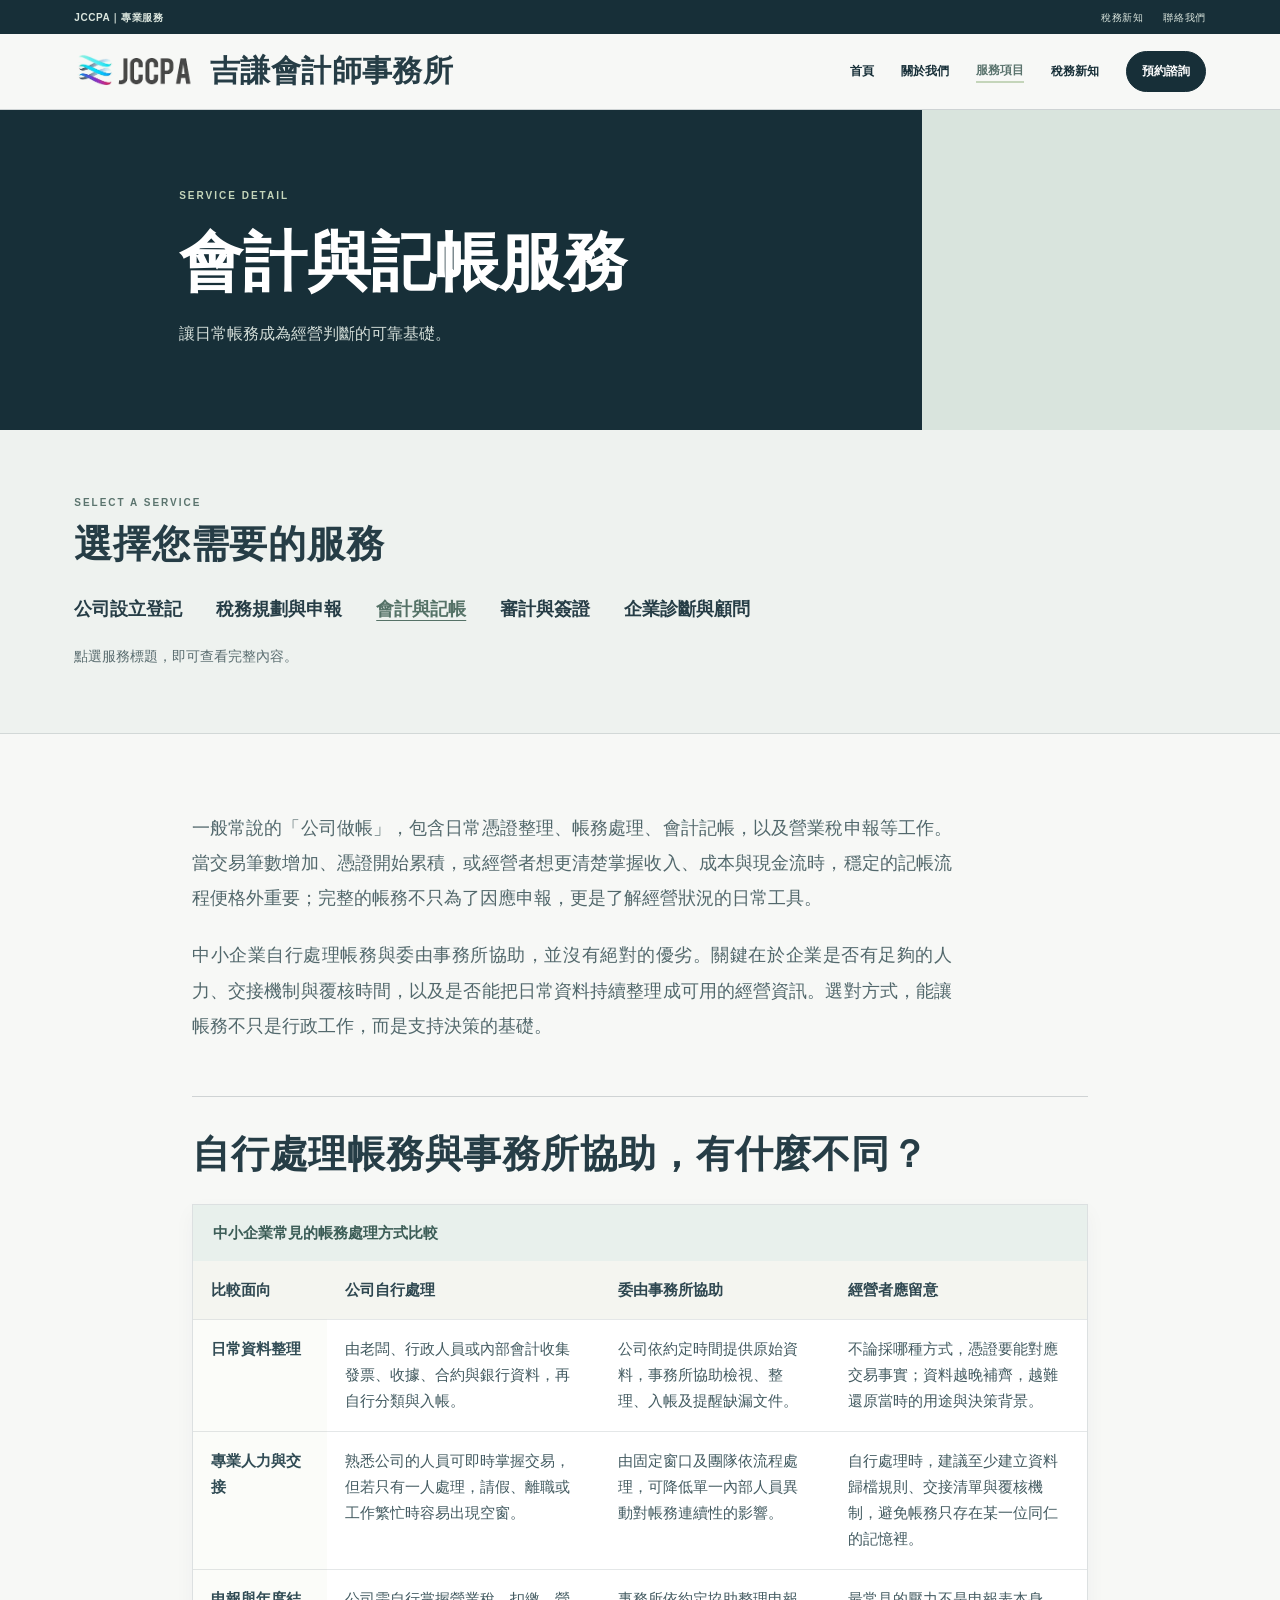
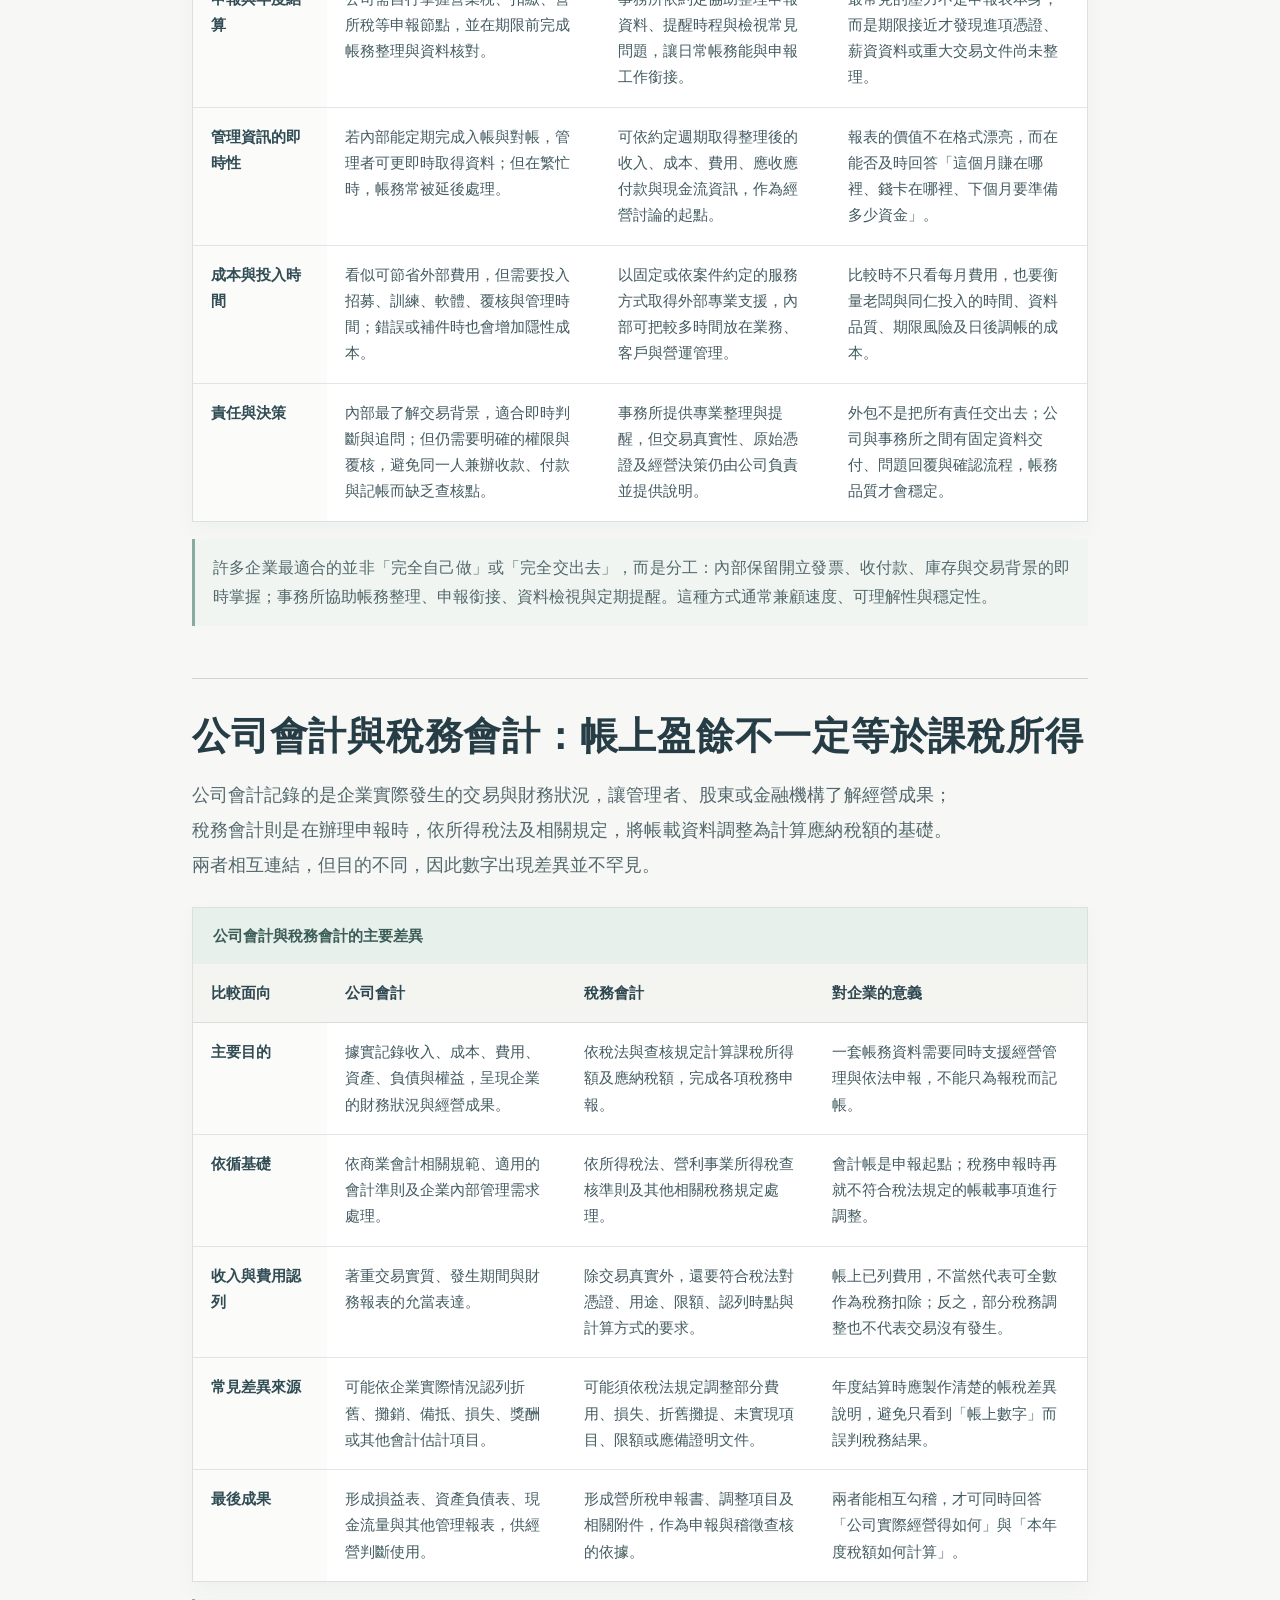
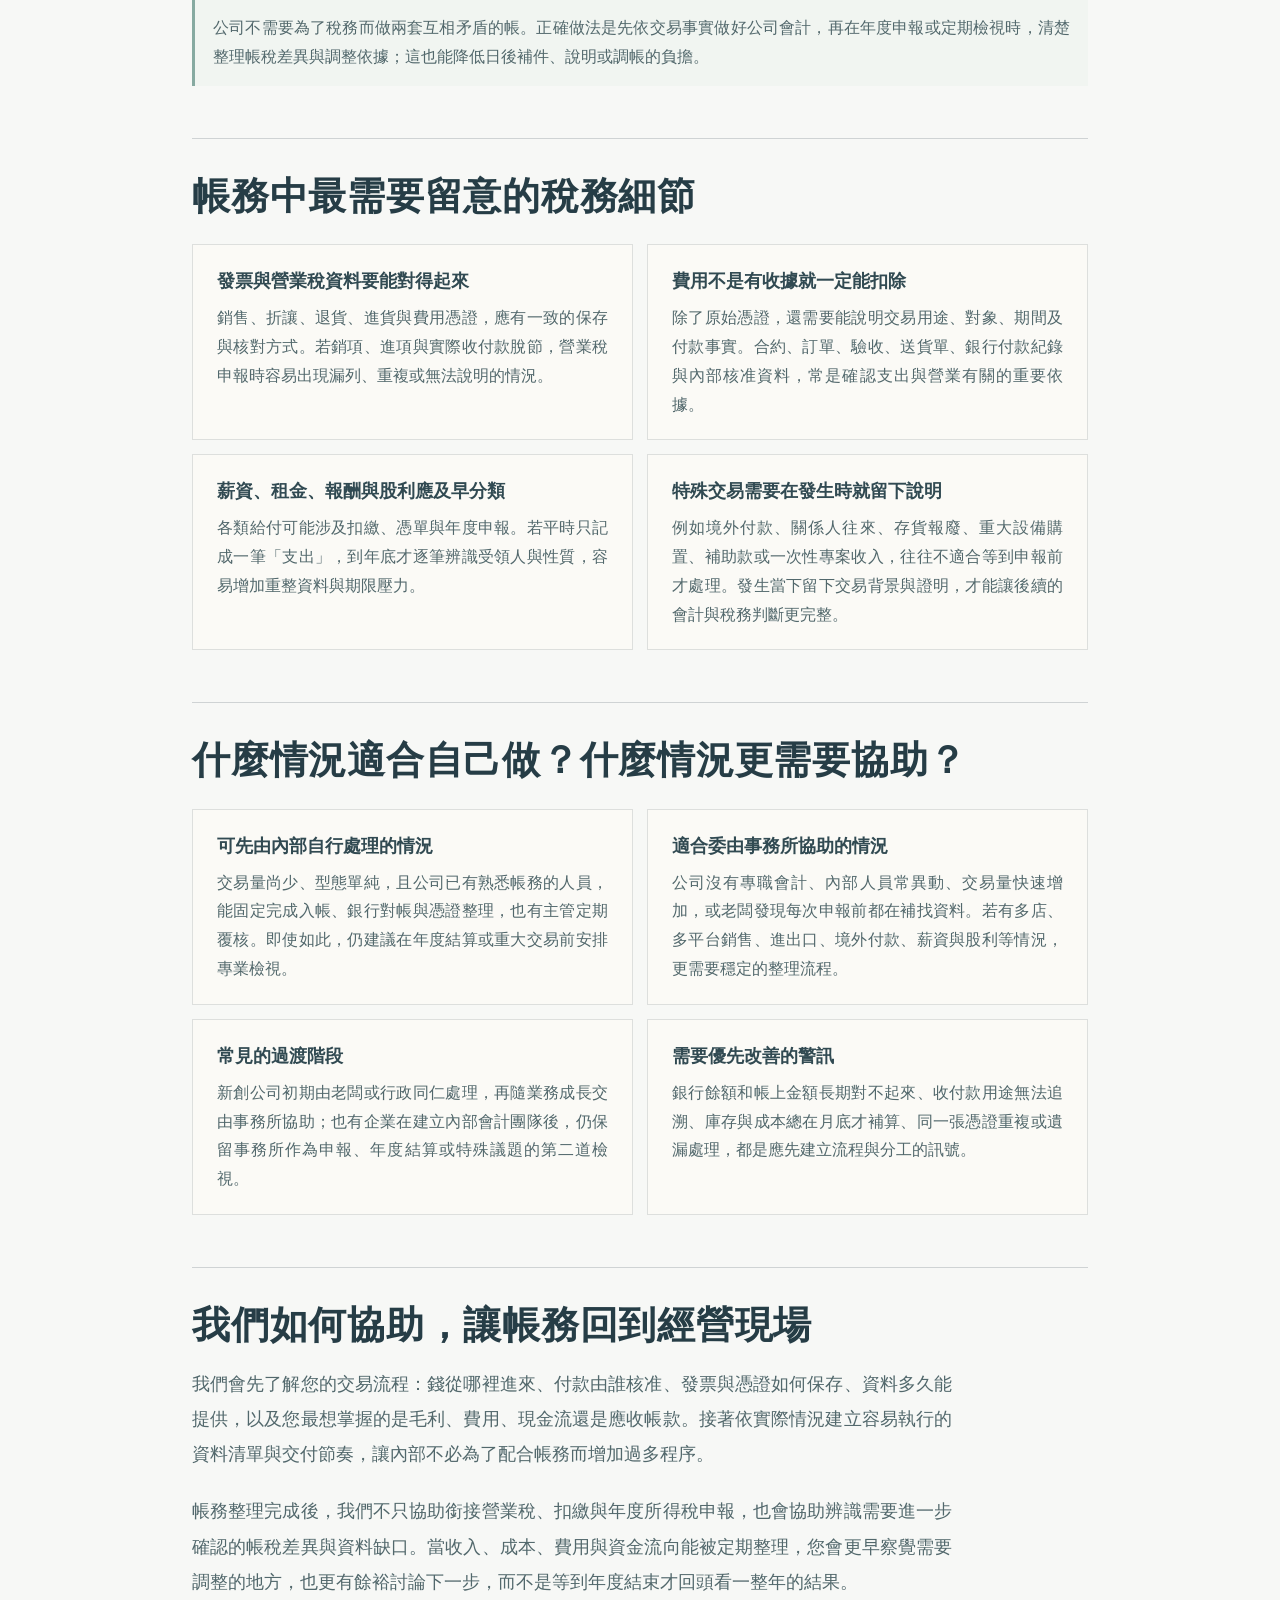
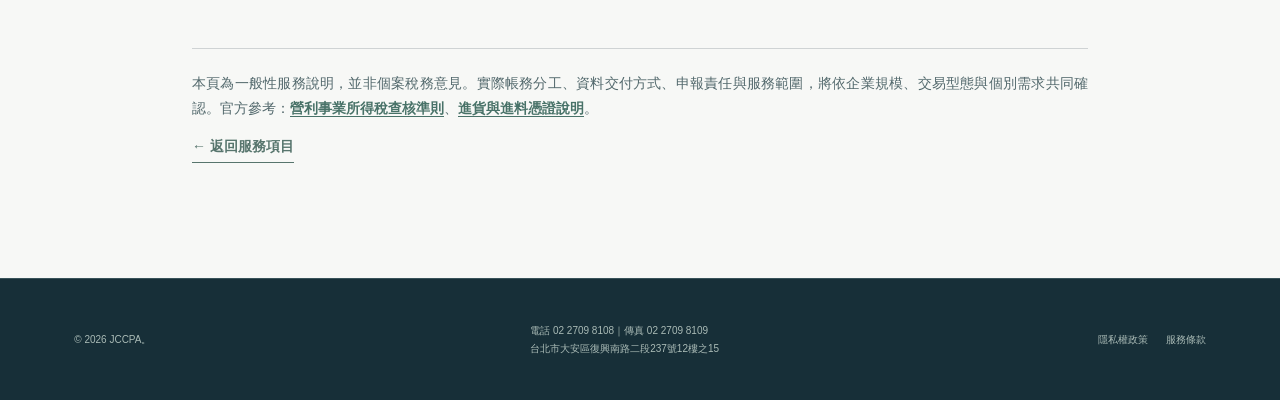
<file: service-accounting.html>
<!doctype html>
<html lang="zh-Hant">
<head>
  <meta charset="utf-8">
  <meta name="viewport" content="width=device-width, initial-scale=1">
  <title>公司做帳、會計記帳與營業稅申報｜JCCPA</title>
  <meta name="description" content="吉謙會計師事務所提供公司做帳、帳務處理、會計記帳、營業稅申報與各項稅務申報服務，協助企業建立清楚且可持續的帳務流程。">
  <link rel="canonical" href="https://jccpa.pages.dev/service-accounting">
  <meta property="og:locale" content="zh_TW">
  <meta property="og:type" content="website">
  <meta property="og:site_name" content="吉謙會計師事務所 JCCPA">
  <meta property="og:title" content="公司做帳、會計記帳與營業稅申報｜JCCPA">
  <meta property="og:description" content="吉謙會計師事務所提供公司做帳、帳務處理、會計記帳、營業稅申報與各項稅務申報服務，協助企業建立清楚且可持續的帳務流程。">
  <meta property="og:url" content="https://jccpa.pages.dev/service-accounting">
  <meta property="og:image" content="https://jccpa.pages.dev/og-jccpa.png">
  <meta property="og:image:type" content="image/png">
  <meta property="og:image:width" content="1200">
  <meta property="og:image:height" content="630">
  <meta property="og:image:alt" content="JCCPA 吉謙會計師事務所｜公司設立、會計記帳、稅務申報與會計師簽證">
  <meta name="twitter:card" content="summary_large_image">
  <meta name="twitter:image" content="https://jccpa.pages.dev/og-jccpa.png">
  <meta name="twitter:image:alt" content="JCCPA 吉謙會計師事務所｜專業會計與稅務服務">
  <meta name="twitter:title" content="公司做帳、會計記帳與營業稅申報｜JCCPA">
  <meta name="twitter:description" content="吉謙會計師事務所提供公司做帳、帳務處理、會計記帳、營業稅申報與各項稅務申報服務，協助企業建立清楚且可持續的帳務流程。">
  <script type="application/ld+json">{"@context":"https://schema.org","@graph":[{"@type":"Service","name":"公司做帳、會計記帳與營業稅申報服務","serviceType":["公司做帳","帳務處理","會計記帳","營業稅申報","稅務申報"],"description":"協助企業建立帳務流程，處理公司做帳、會計記帳、營業稅與各項稅務申報。","url":"https://jccpa.pages.dev/service-accounting","provider":{"@type":"AccountingService","@id":"https://jccpa.pages.dev/#business","name":"吉謙會計師事務所","url":"https://jccpa.pages.dev/","telephone":"+886-2-2709-8108"},"areaServed":{"@type":"Country","name":"台灣"}},{"@type":"BreadcrumbList","itemListElement":[{"@type":"ListItem","position":1,"name":"首頁","item":"https://jccpa.pages.dev/"},{"@type":"ListItem","position":2,"name":"服務項目","item":"https://jccpa.pages.dev/services"},{"@type":"ListItem","position":3,"name":"會計與記帳","item":"https://jccpa.pages.dev/service-accounting"}]}]}</script>
  <link rel="stylesheet" href="styles.css?v=20260806-fix1">
  <link rel="stylesheet" href="pages.css">
  <link rel="stylesheet" href="preview-fixes.css?v=20260813-1">
</head>
<body>
  <header class="site-header">
    <a class="brand" href="index.html"><span class="brand-mark">J</span><span>吉謙<small>會計師事務所</small></span></a>
    <button class="menu-button" aria-label="開啟選單" aria-expanded="false">☰</button>
    <nav>
      <a href="index.html">首頁</a>
      <a href="about.html">關於我們</a>
      <a class="current" href="services.html">服務項目</a>
      <a href="insights.html">稅務新知</a>
      <a class="nav-cta" href="contact.html">預約諮詢</a>
    </nav>
  </header>

  <main>
    <section class="page-hero">
      <p class="eyebrow">SERVICE DETAIL</p>
      <h1>會計與記帳服務</h1>
      <p>讓日常帳務成為經營判斷的可靠基礎。</p>
    </section>

    <section class="service-detail-page">
      <p>一般常說的「公司做帳」，包含日常憑證整理、帳務處理、會計記帳，以及營業稅申報等工作。當交易筆數增加、憑證開始累積，或經營者想更清楚掌握收入、成本與現金流時，穩定的記帳流程便格外重要；完整的帳務不只為了因應申報，更是了解經營狀況的日常工具。</p>
      <p>中小企業自行處理帳務與委由事務所協助，並沒有絕對的優劣。關鍵在於企業是否有足夠的人力、交接機制與覆核時間，以及是否能把日常資料持續整理成可用的經營資訊。選對方式，能讓帳務不只是行政工作，而是支持決策的基礎。</p>

      <section class="detail-section" aria-labelledby="accounting-comparison">
        <h2 id="accounting-comparison">自行處理帳務與事務所協助，有什麼不同？</h2>
        <div class="comparison-table-wrap" tabindex="0" aria-label="自行記帳與事務所協助比較表，可左右捲動">
          <table class="comparison-table comparison-table--types">
            <caption>中小企業常見的帳務處理方式比較</caption>
            <thead>
              <tr>
                <th scope="col">比較面向</th>
                <th scope="col">公司自行處理</th>
                <th scope="col">委由事務所協助</th>
                <th scope="col">經營者應留意</th>
              </tr>
            </thead>
            <tbody>
              <tr>
                <th scope="row">日常資料整理</th>
                <td>由老闆、行政人員或內部會計收集發票、收據、合約與銀行資料，再自行分類與入帳。</td>
                <td>公司依約定時間提供原始資料，事務所協助檢視、整理、入帳及提醒缺漏文件。</td>
                <td>不論採哪種方式，憑證要能對應交易事實；資料越晚補齊，越難還原當時的用途與決策背景。</td>
              </tr>
              <tr>
                <th scope="row">專業人力與交接</th>
                <td>熟悉公司的人員可即時掌握交易，但若只有一人處理，請假、離職或工作繁忙時容易出現空窗。</td>
                <td>由固定窗口及團隊依流程處理，可降低單一內部人員異動對帳務連續性的影響。</td>
                <td>自行處理時，建議至少建立資料歸檔規則、交接清單與覆核機制，避免帳務只存在某一位同仁的記憶裡。</td>
              </tr>
              <tr>
                <th scope="row">申報與年度結算</th>
                <td>公司需自行掌握營業稅、扣繳、營所稅等申報節點，並在期限前完成帳務整理與資料核對。</td>
                <td>事務所依約定協助整理申報資料、提醒時程與檢視常見問題，讓日常帳務能與申報工作銜接。</td>
                <td>最常見的壓力不是申報表本身，而是期限接近才發現進項憑證、薪資資料或重大交易文件尚未整理。</td>
              </tr>
              <tr>
                <th scope="row">管理資訊的即時性</th>
                <td>若內部能定期完成入帳與對帳，管理者可更即時取得資料；但在繁忙時，帳務常被延後處理。</td>
                <td>可依約定週期取得整理後的收入、成本、費用、應收應付款與現金流資訊，作為經營討論的起點。</td>
                <td>報表的價值不在格式漂亮，而在能否及時回答「這個月賺在哪裡、錢卡在哪裡、下個月要準備多少資金」。</td>
              </tr>
              <tr>
                <th scope="row">成本與投入時間</th>
                <td>看似可節省外部費用，但需要投入招募、訓練、軟體、覆核與管理時間；錯誤或補件時也會增加隱性成本。</td>
                <td>以固定或依案件約定的服務方式取得外部專業支援，內部可把較多時間放在業務、客戶與營運管理。</td>
                <td>比較時不只看每月費用，也要衡量老闆與同仁投入的時間、資料品質、期限風險及日後調帳的成本。</td>
              </tr>
              <tr>
                <th scope="row">責任與決策</th>
                <td>內部最了解交易背景，適合即時判斷與追問；但仍需要明確的權限與覆核，避免同一人兼辦收款、付款與記帳而缺乏查核點。</td>
                <td>事務所提供專業整理與提醒，但交易真實性、原始憑證及經營決策仍由公司負責並提供說明。</td>
                <td>外包不是把所有責任交出去；公司與事務所之間有固定資料交付、問題回覆與確認流程，帳務品質才會穩定。</td>
              </tr>
            </tbody>
          </table>
        </div>
        <p class="detail-note">許多企業最適合的並非「完全自己做」或「完全交出去」，而是分工：內部保留開立發票、收付款、庫存與交易背景的即時掌握；事務所協助帳務整理、申報銜接、資料檢視與定期提醒。這種方式通常兼顧速度、可理解性與穩定性。</p>
      </section>

      <section class="detail-section" aria-labelledby="financial-and-tax-accounting">
        <h2 id="financial-and-tax-accounting">公司會計與稅務會計：帳上盈餘不一定等於課稅所得</h2>
        <p>公司會計記錄的是企業實際發生的交易與財務狀況，讓管理者、股東或金融機構了解經營成果；稅務會計則是在辦理申報時，依所得稅法及相關規定，將帳載資料調整為計算應納稅額的基礎。兩者相互連結，但目的不同，因此數字出現差異並不罕見。</p>
        <div class="comparison-table-wrap" tabindex="0" aria-label="公司會計與稅務會計比較表，可左右捲動">
          <table class="comparison-table comparison-table--types">
            <caption>公司會計與稅務會計的主要差異</caption>
            <thead>
              <tr>
                <th scope="col">比較面向</th>
                <th scope="col">公司會計</th>
                <th scope="col">稅務會計</th>
                <th scope="col">對企業的意義</th>
              </tr>
            </thead>
            <tbody>
              <tr>
                <th scope="row">主要目的</th>
                <td>據實記錄收入、成本、費用、資產、負債與權益，呈現企業的財務狀況與經營成果。</td>
                <td>依稅法與查核規定計算課稅所得額及應納稅額，完成各項稅務申報。</td>
                <td>一套帳務資料需要同時支援經營管理與依法申報，不能只為報稅而記帳。</td>
              </tr>
              <tr>
                <th scope="row">依循基礎</th>
                <td>依商業會計相關規範、適用的會計準則及企業內部管理需求處理。</td>
                <td>依所得稅法、營利事業所得稅查核準則及其他相關稅務規定處理。</td>
                <td>會計帳是申報起點；稅務申報時再就不符合稅法規定的帳載事項進行調整。</td>
              </tr>
              <tr>
                <th scope="row">收入與費用認列</th>
                <td>著重交易實質、發生期間與財務報表的允當表達。</td>
                <td>除交易真實外，還要符合稅法對憑證、用途、限額、認列時點與計算方式的要求。</td>
                <td>帳上已列費用，不當然代表可全數作為稅務扣除；反之，部分稅務調整也不代表交易沒有發生。</td>
              </tr>
              <tr>
                <th scope="row">常見差異來源</th>
                <td>可能依企業實際情況認列折舊、攤銷、備抵、損失、獎酬或其他會計估計項目。</td>
                <td>可能須依稅法規定調整部分費用、損失、折舊攤提、未實現項目、限額或應備證明文件。</td>
                <td>年度結算時應製作清楚的帳稅差異說明，避免只看到「帳上數字」而誤判稅務結果。</td>
              </tr>
              <tr>
                <th scope="row">最後成果</th>
                <td>形成損益表、資產負債表、現金流量與其他管理報表，供經營判斷使用。</td>
                <td>形成營所稅申報書、調整項目及相關附件，作為申報與稽徵查核的依據。</td>
                <td>兩者能相互勾稽，才可同時回答「公司實際經營得如何」與「本年度稅額如何計算」。</td>
              </tr>
            </tbody>
          </table>
        </div>
        <p class="detail-note">公司不需要為了稅務而做兩套互相矛盾的帳。正確做法是先依交易事實做好公司會計，再在年度申報或定期檢視時，清楚整理帳稅差異與調整依據；這也能降低日後補件、說明或調帳的負擔。</p>
      </section>

      <section class="detail-section" aria-labelledby="tax-accounting-details">
        <h2 id="tax-accounting-details">帳務中最需要留意的稅務細節</h2>
        <div class="detail-question-list">
          <article>
            <h3>發票與營業稅資料要能對得起來</h3>
            <p>銷售、折讓、退貨、進貨與費用憑證，應有一致的保存與核對方式。若銷項、進項與實際收付款脫節，營業稅申報時容易出現漏列、重複或無法說明的情況。</p>
          </article>
          <article>
            <h3>費用不是有收據就一定能扣除</h3>
            <p>除了原始憑證，還需要能說明交易用途、對象、期間及付款事實。合約、訂單、驗收、送貨單、銀行付款紀錄與內部核准資料，常是確認支出與營業有關的重要依據。</p>
          </article>
          <article>
            <h3>薪資、租金、報酬與股利應及早分類</h3>
            <p>各類給付可能涉及扣繳、憑單與年度申報。若平時只記成一筆「支出」，到年底才逐筆辨識受領人與性質，容易增加重整資料與期限壓力。</p>
          </article>
          <article>
            <h3>特殊交易需要在發生時就留下說明</h3>
            <p>例如境外付款、關係人往來、存貨報廢、重大設備購置、補助款或一次性專案收入，往往不適合等到申報前才處理。發生當下留下交易背景與證明，才能讓後續的會計與稅務判斷更完整。</p>
          </article>
        </div>
      </section>

      <section class="detail-section" aria-labelledby="accounting-scenarios">
        <h2 id="accounting-scenarios">什麼情況適合自己做？什麼情況更需要協助？</h2>
        <div class="detail-question-list">
          <article>
            <h3>可先由內部自行處理的情況</h3>
            <p>交易量尚少、型態單純，且公司已有熟悉帳務的人員，能固定完成入帳、銀行對帳與憑證整理，也有主管定期覆核。即使如此，仍建議在年度結算或重大交易前安排專業檢視。</p>
          </article>
          <article>
            <h3>適合委由事務所協助的情況</h3>
            <p>公司沒有專職會計、內部人員常異動、交易量快速增加，或老闆發現每次申報前都在補找資料。若有多店、多平台銷售、進出口、境外付款、薪資與股利等情況，更需要穩定的整理流程。</p>
          </article>
          <article>
            <h3>常見的過渡階段</h3>
            <p>新創公司初期由老闆或行政同仁處理，再隨業務成長交由事務所協助；也有企業在建立內部會計團隊後，仍保留事務所作為申報、年度結算或特殊議題的第二道檢視。</p>
          </article>
          <article>
            <h3>需要優先改善的警訊</h3>
            <p>銀行餘額和帳上金額長期對不起來、收付款用途無法追溯、庫存與成本總在月底才補算、同一張憑證重複或遺漏處理，都是應先建立流程與分工的訊號。</p>
          </article>
        </div>
      </section>

      <section class="detail-section" aria-labelledby="accounting-service-value">
        <h2 id="accounting-service-value">我們如何協助，讓帳務回到經營現場</h2>
        <p>我們會先了解您的交易流程：錢從哪裡進來、付款由誰核准、發票與憑證如何保存、資料多久能提供，以及您最想掌握的是毛利、費用、現金流還是應收帳款。接著依實際情況建立容易執行的資料清單與交付節奏，讓內部不必為了配合帳務而增加過多程序。</p>
        <p>帳務整理完成後，我們不只協助銜接營業稅、扣繳與年度所得稅申報，也會協助辨識需要進一步確認的帳稅差異與資料缺口。當收入、成本、費用與資金流向能被定期整理，您會更早察覺需要調整的地方，也更有餘裕討論下一步，而不是等到年度結束才回頭看一整年的結果。</p>
      </section>

      <p class="detail-legal-source">本頁為一般性服務說明，並非個案稅務意見。實際帳務分工、資料交付方式、申報責任與服務範圍，將依企業規模、交易型態與個別需求共同確認。官方參考：<a href="https://law-out.mof.gov.tw/LawContent.aspx?id=FL006027" target="_blank" rel="noopener noreferrer">營利事業所得稅查核準則</a>、<a href="https://www.etax.nat.gov.tw/etwmain/tax-info/understanding/tax-q-and-a/national/profit-seeking-enterprise-income-tax/operating-cost-calculation/GVz0exm" target="_blank" rel="noopener noreferrer">進貨與進料憑證說明</a>。</p>
      <a class="service-back" href="services.html#accounting">← 返回服務項目</a>
    </section>
  </main>

  <footer>
    <a class="brand" href="index.html"><span class="brand-mark">J</span><span>吉謙<small>會計師事務所</small></span></a>
    <p>© 2026 JCCPA。</p>
  </footer>
  <script src="script.js?v=20260813-logo6"></script>
  <script src="analytics.js" defer></script>
</body>
</html>
</file>
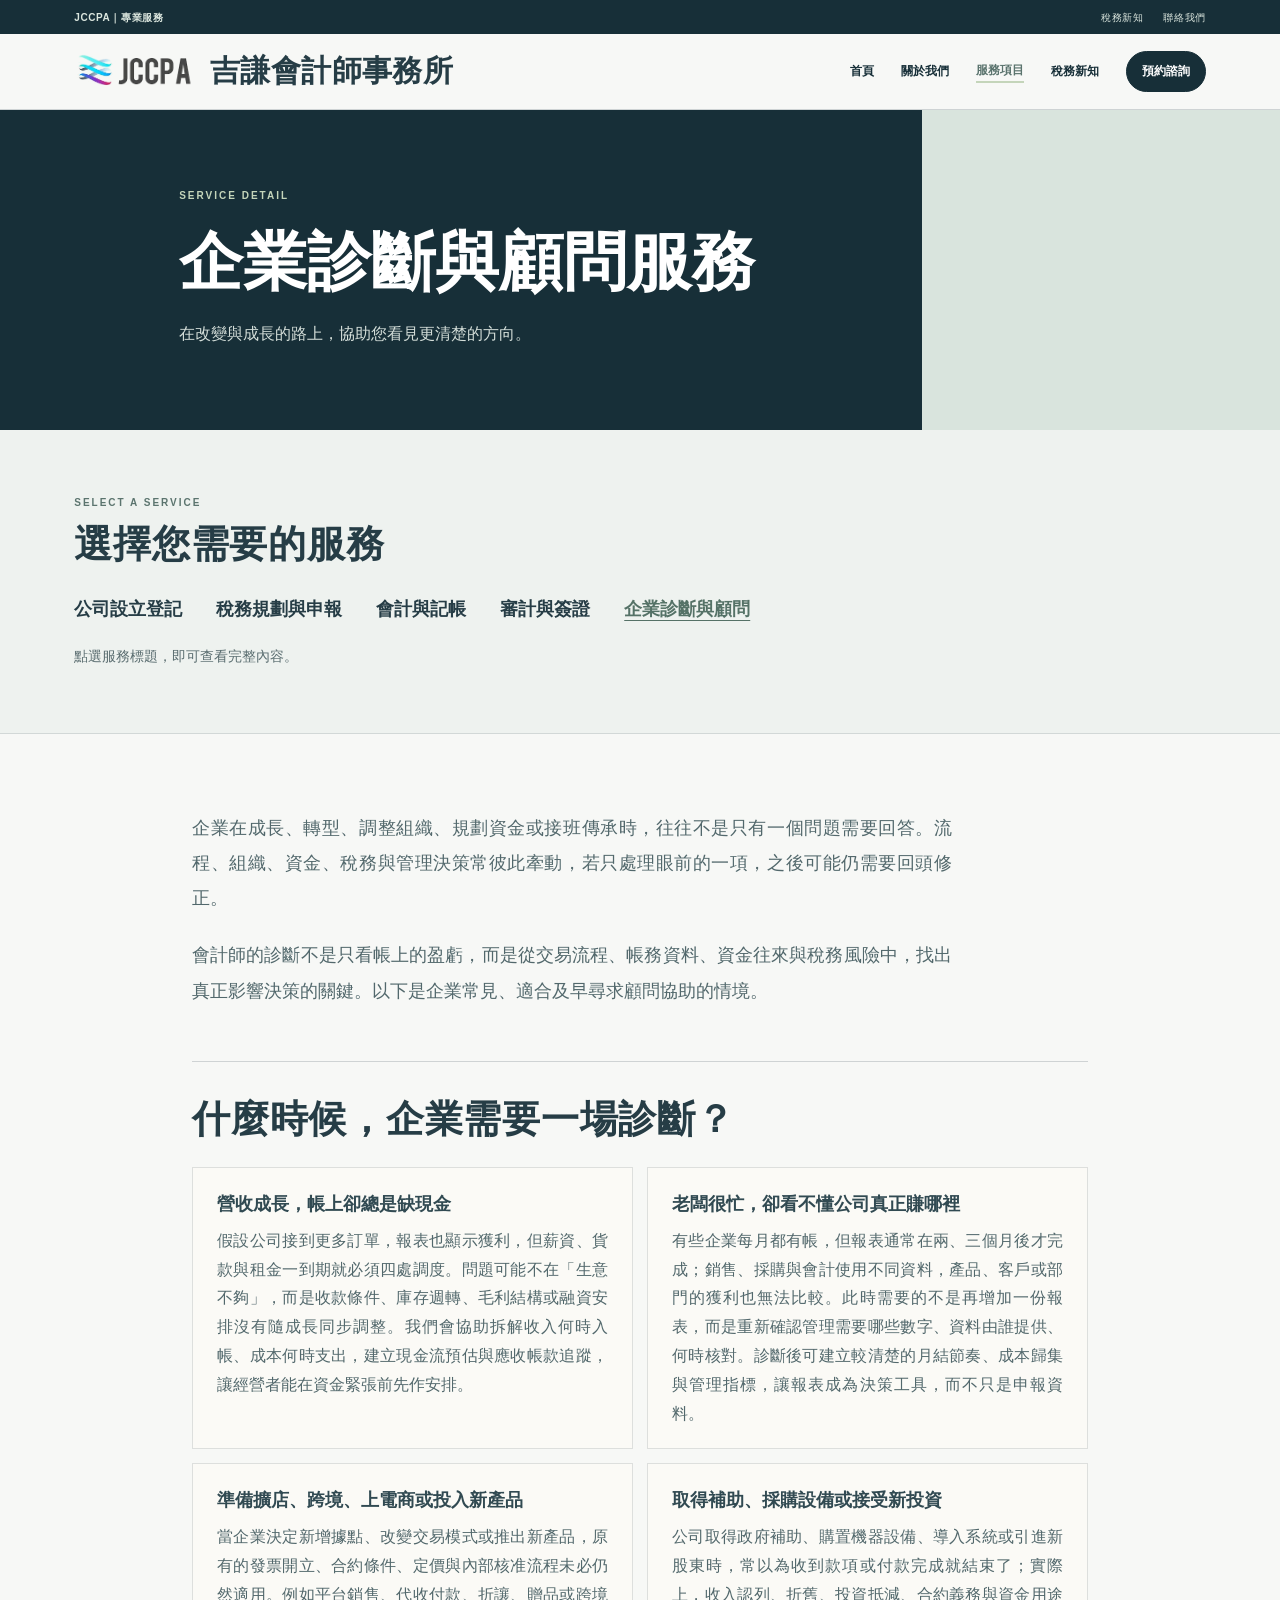
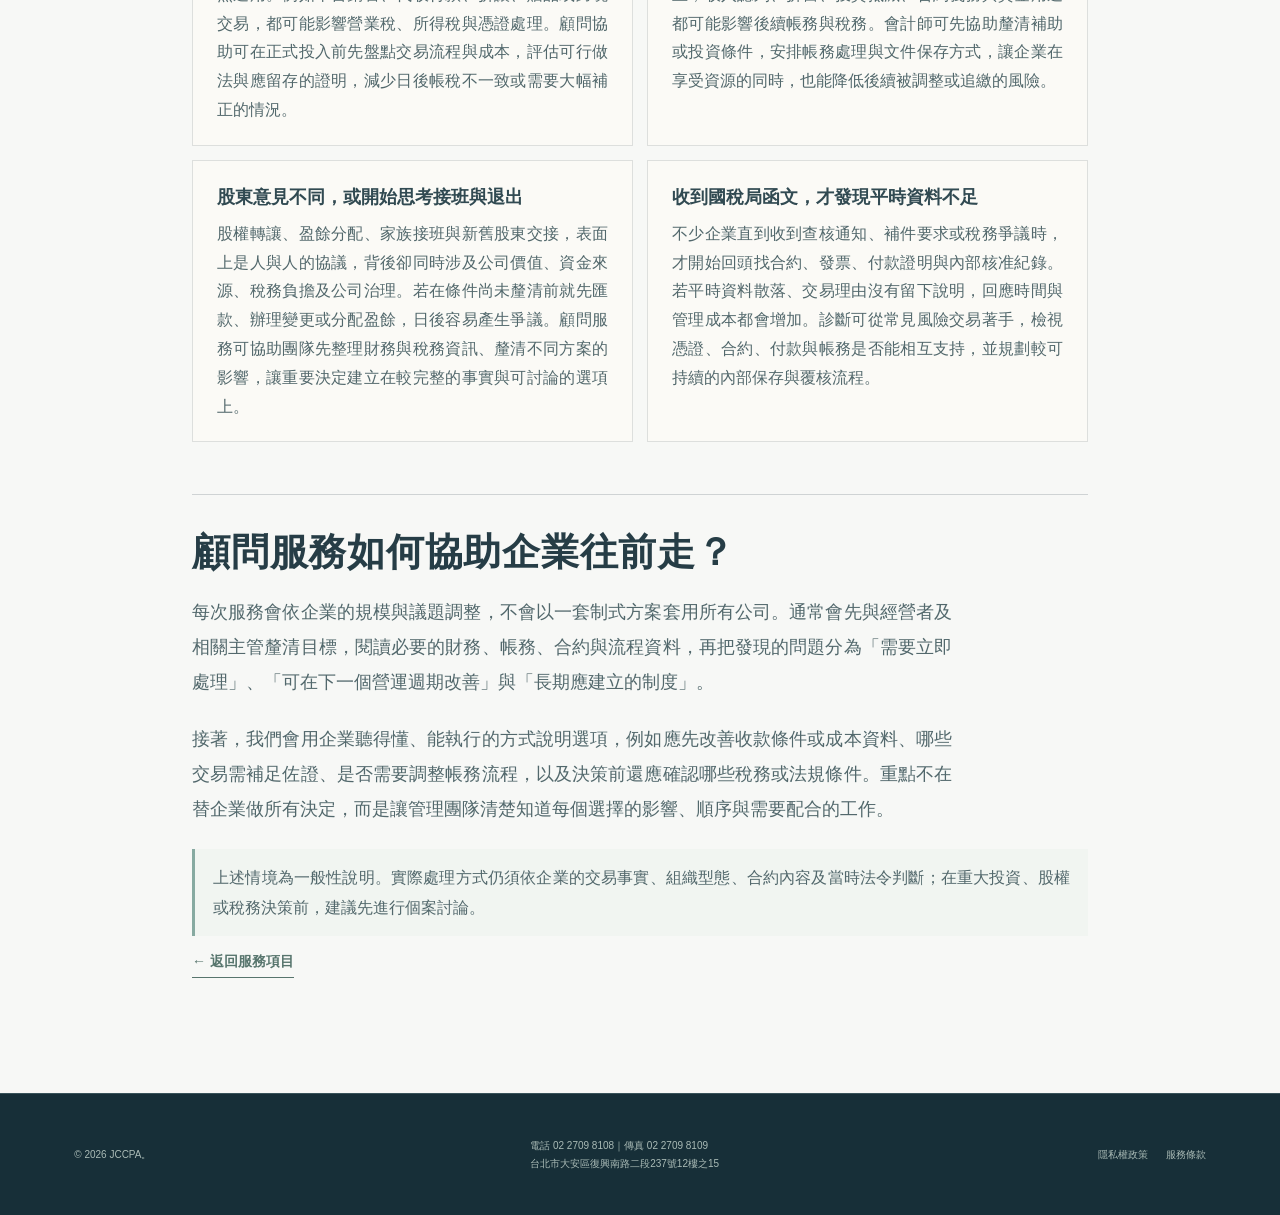
<file: service-advisory.html>
<!doctype html>
<html lang="zh-Hant">
<head>
  <meta charset="utf-8">
  <meta name="viewport" content="width=device-width, initial-scale=1">
  <title>企業診斷與財務顧問服務｜JCCPA</title>
  <meta name="description" content="從財務資訊、營運流程與稅務風險出發，吉謙會計師事務所協助企業辨識問題、建立制度並規劃可執行的改善方向。">
  <link rel="canonical" href="https://jccpa.pages.dev/service-advisory">
  <meta property="og:locale" content="zh_TW">
  <meta property="og:type" content="website">
  <meta property="og:site_name" content="吉謙會計師事務所 JCCPA">
  <meta property="og:title" content="企業診斷與財務顧問服務｜JCCPA">
  <meta property="og:description" content="從財務資訊、營運流程與稅務風險出發，吉謙會計師事務所協助企業辨識問題、建立制度並規劃可執行的改善方向。">
  <meta property="og:url" content="https://jccpa.pages.dev/service-advisory">
  <meta property="og:image" content="https://jccpa.pages.dev/og-jccpa.png">
  <meta property="og:image:type" content="image/png">
  <meta property="og:image:width" content="1200">
  <meta property="og:image:height" content="630">
  <meta property="og:image:alt" content="JCCPA 吉謙會計師事務所｜公司設立、會計記帳、稅務申報與會計師簽證">
  <meta name="twitter:card" content="summary_large_image">
  <meta name="twitter:image" content="https://jccpa.pages.dev/og-jccpa.png">
  <meta name="twitter:image:alt" content="JCCPA 吉謙會計師事務所｜專業會計與稅務服務">
  <meta name="twitter:title" content="企業診斷與財務顧問服務｜JCCPA">
  <meta name="twitter:description" content="從財務資訊、營運流程與稅務風險出發，吉謙會計師事務所協助企業辨識問題、建立制度並規劃可執行的改善方向。">
  <script type="application/ld+json">{"@context":"https://schema.org","@graph":[{"@type":"Service","name":"企業診斷與財務顧問服務","serviceType":["企業診斷","財務顧問","營運流程改善","稅務風險檢視"],"description":"從財務資訊、營運流程與稅務風險出發，協助企業辨識問題並規劃可執行的改善方向。","url":"https://jccpa.pages.dev/service-advisory","provider":{"@type":"AccountingService","@id":"https://jccpa.pages.dev/#business","name":"吉謙會計師事務所","url":"https://jccpa.pages.dev/","telephone":"+886-2-2709-8108"},"areaServed":{"@type":"Country","name":"台灣"}},{"@type":"BreadcrumbList","itemListElement":[{"@type":"ListItem","position":1,"name":"首頁","item":"https://jccpa.pages.dev/"},{"@type":"ListItem","position":2,"name":"服務項目","item":"https://jccpa.pages.dev/services"},{"@type":"ListItem","position":3,"name":"企業診斷與顧問","item":"https://jccpa.pages.dev/service-advisory"}]}]}</script>
  <link rel="stylesheet" href="styles.css?v=20260806-fix1">
  <link rel="stylesheet" href="pages.css">
  <link rel="stylesheet" href="preview-fixes.css?v=20260813-1">
</head>
<body>
  <header class="site-header">
    <a class="brand" href="index.html"><span class="brand-mark">J</span><span>吉謙<small>會計師事務所</small></span></a>
    <button class="menu-button" aria-label="開啟選單" aria-expanded="false">☰</button>
    <nav><a href="index.html">首頁</a><a href="about.html">關於我們</a><a class="current" href="services.html">服務項目</a><a href="insights.html">稅務新知</a><a class="nav-cta" href="contact.html">預約諮詢</a></nav>
  </header>
  <main>
    <section class="page-hero"><p class="eyebrow">SERVICE DETAIL</p><h1>企業診斷與顧問服務</h1><p>在改變與成長的路上，協助您看見更清楚的方向。</p></section>
    <section class="service-detail-page">
      <p>企業在成長、轉型、調整組織、規劃資金或接班傳承時，往往不是只有一個問題需要回答。流程、組織、資金、稅務與管理決策常彼此牽動，若只處理眼前的一項，之後可能仍需要回頭修正。</p>
      <p>會計師的診斷不是只看帳上的盈虧，而是從交易流程、帳務資料、資金往來與稅務風險中，找出真正影響決策的關鍵。以下是企業常見、適合及早尋求顧問協助的情境。</p>

      <section class="detail-section">
        <h2>什麼時候，企業需要一場診斷？</h2>
        <div class="detail-question-list">
          <article>
            <h3>營收成長，帳上卻總是缺現金</h3>
            <p>假設公司接到更多訂單，報表也顯示獲利，但薪資、貨款與租金一到期就必須四處調度。問題可能不在「生意不夠」，而是收款條件、庫存週轉、毛利結構或融資安排沒有隨成長同步調整。我們會協助拆解收入何時入帳、成本何時支出，建立現金流預估與應收帳款追蹤，讓經營者能在資金緊張前先作安排。</p>
          </article>
          <article>
            <h3>老闆很忙，卻看不懂公司真正賺哪裡</h3>
            <p>有些企業每月都有帳，但報表通常在兩、三個月後才完成；銷售、採購與會計使用不同資料，產品、客戶或部門的獲利也無法比較。此時需要的不是再增加一份報表，而是重新確認管理需要哪些數字、資料由誰提供、何時核對。診斷後可建立較清楚的月結節奏、成本歸集與管理指標，讓報表成為決策工具，而不只是申報資料。</p>
          </article>
          <article>
            <h3>準備擴店、跨境、上電商或投入新產品</h3>
            <p>當企業決定新增據點、改變交易模式或推出新產品，原有的發票開立、合約條件、定價與內部核准流程未必仍然適用。例如平台銷售、代收付款、折讓、贈品或跨境交易，都可能影響營業稅、所得稅與憑證處理。顧問協助可在正式投入前先盤點交易流程與成本，評估可行做法與應留存的證明，減少日後帳稅不一致或需要大幅補正的情況。</p>
          </article>
          <article>
            <h3>取得補助、採購設備或接受新投資</h3>
            <p>公司取得政府補助、購置機器設備、導入系統或引進新股東時，常以為收到款項或付款完成就結束了；實際上，收入認列、折舊、投資抵減、合約義務與資金用途都可能影響後續帳務與稅務。會計師可先協助釐清補助或投資條件，安排帳務處理與文件保存方式，讓企業在享受資源的同時，也能降低後續被調整或追繳的風險。</p>
          </article>
          <article>
            <h3>股東意見不同，或開始思考接班與退出</h3>
            <p>股權轉讓、盈餘分配、家族接班與新舊股東交接，表面上是人與人的協議，背後卻同時涉及公司價值、資金來源、稅務負擔及公司治理。若在條件尚未釐清前就先匯款、辦理變更或分配盈餘，日後容易產生爭議。顧問服務可協助團隊先整理財務與稅務資訊、釐清不同方案的影響，讓重要決定建立在較完整的事實與可討論的選項上。</p>
          </article>
          <article>
            <h3>收到國稅局函文，才發現平時資料不足</h3>
            <p>不少企業直到收到查核通知、補件要求或稅務爭議時，才開始回頭找合約、發票、付款證明與內部核准紀錄。若平時資料散落、交易理由沒有留下說明，回應時間與管理成本都會增加。診斷可從常見風險交易著手，檢視憑證、合約、付款與帳務是否能相互支持，並規劃較可持續的內部保存與覆核流程。</p>
          </article>
        </div>
      </section>

      <section class="detail-section">
        <h2>顧問服務如何協助企業往前走？</h2>
        <p>每次服務會依企業的規模與議題調整，不會以一套制式方案套用所有公司。通常會先與經營者及相關主管釐清目標，閱讀必要的財務、帳務、合約與流程資料，再把發現的問題分為「需要立即處理」、「可在下一個營運週期改善」與「長期應建立的制度」。</p>
        <p>接著，我們會用企業聽得懂、能執行的方式說明選項，例如應先改善收款條件或成本資料、哪些交易需補足佐證、是否需要調整帳務流程，以及決策前還應確認哪些稅務或法規條件。重點不在替企業做所有決定，而是讓管理團隊清楚知道每個選擇的影響、順序與需要配合的工作。</p>
        <p class="detail-note">上述情境為一般性說明。實際處理方式仍須依企業的交易事實、組織型態、合約內容及當時法令判斷；在重大投資、股權或稅務決策前，建議先進行個案討論。</p>
      </section>
      <a class="service-back" href="services.html">← 返回服務項目</a>
    </section>
  </main>
  <footer><a class="brand" href="index.html"><span class="brand-mark">J</span><span>吉謙<small>會計師事務所</small></span></a><p>© 2026 JCCPA。</p></footer>
  <script src="script.js?v=20260813-logo6"></script>
  <script src="analytics.js" defer></script>
</body>
</html>
</file>
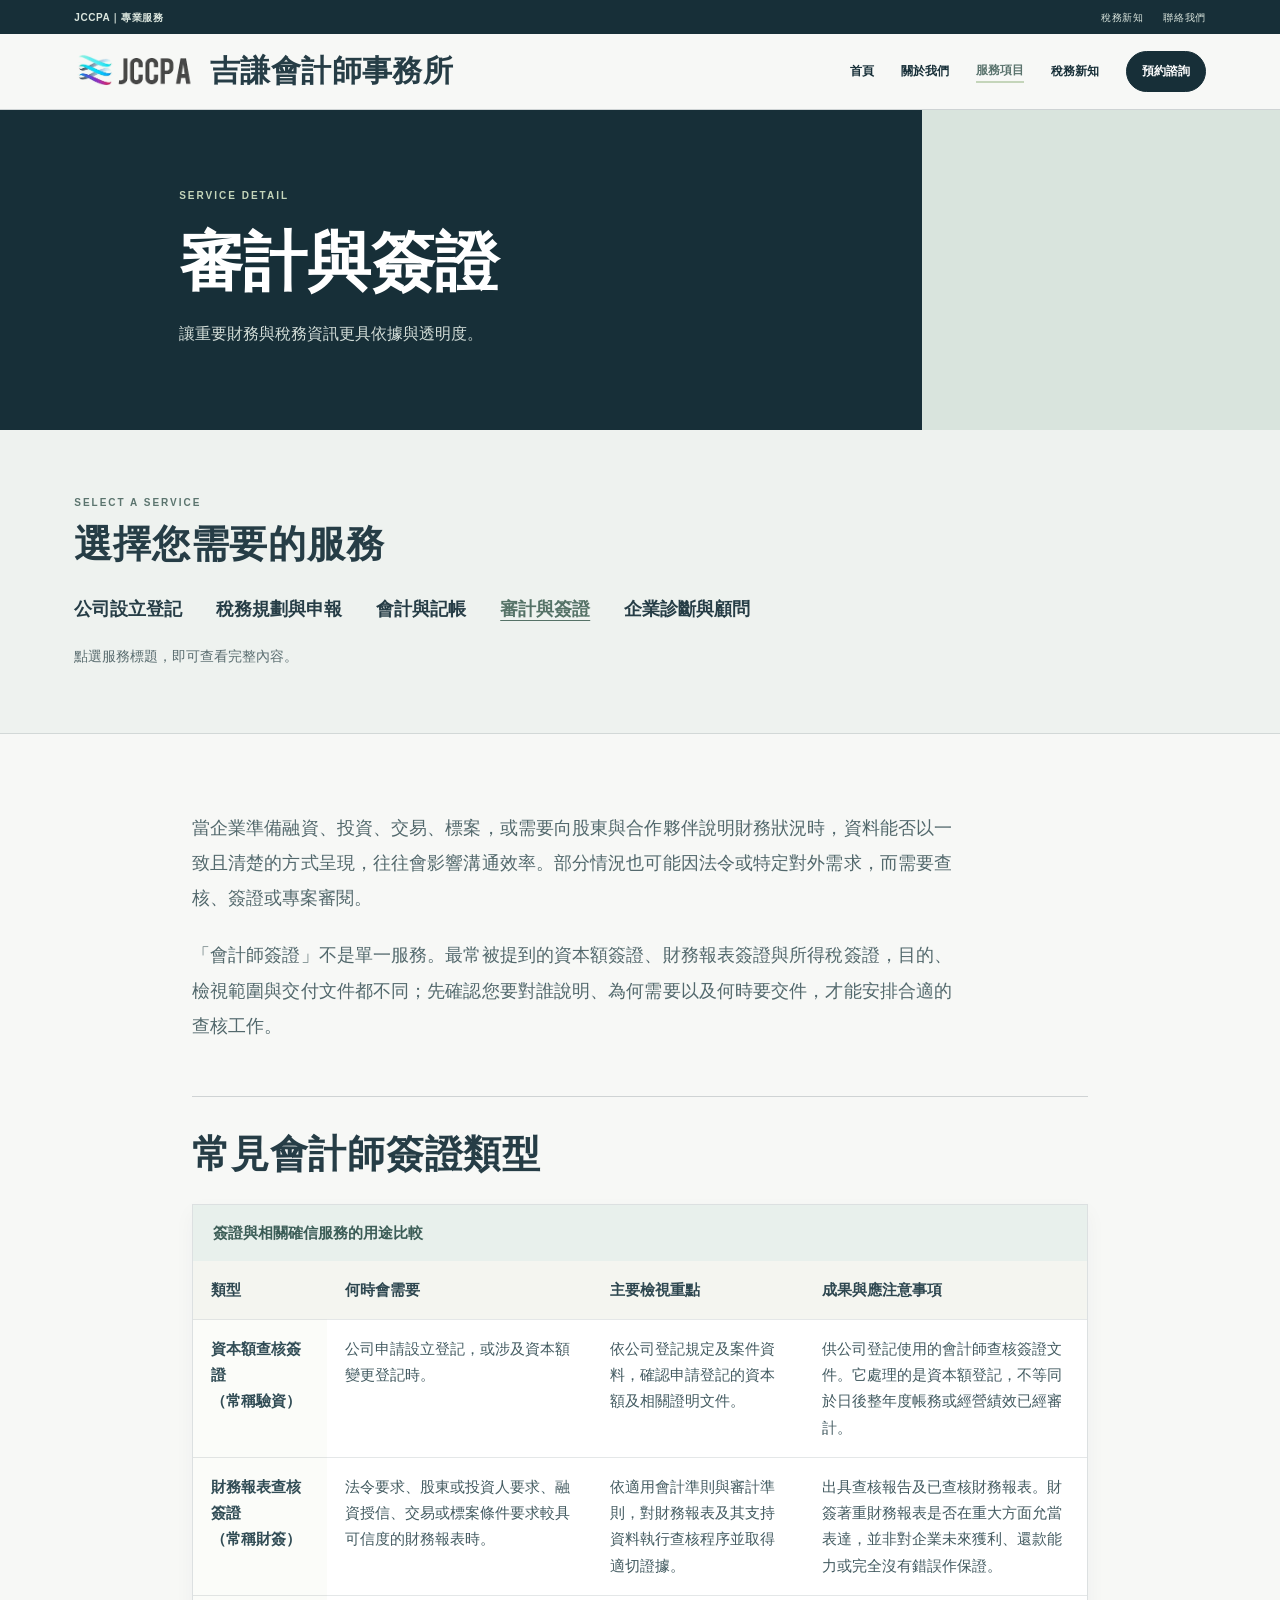
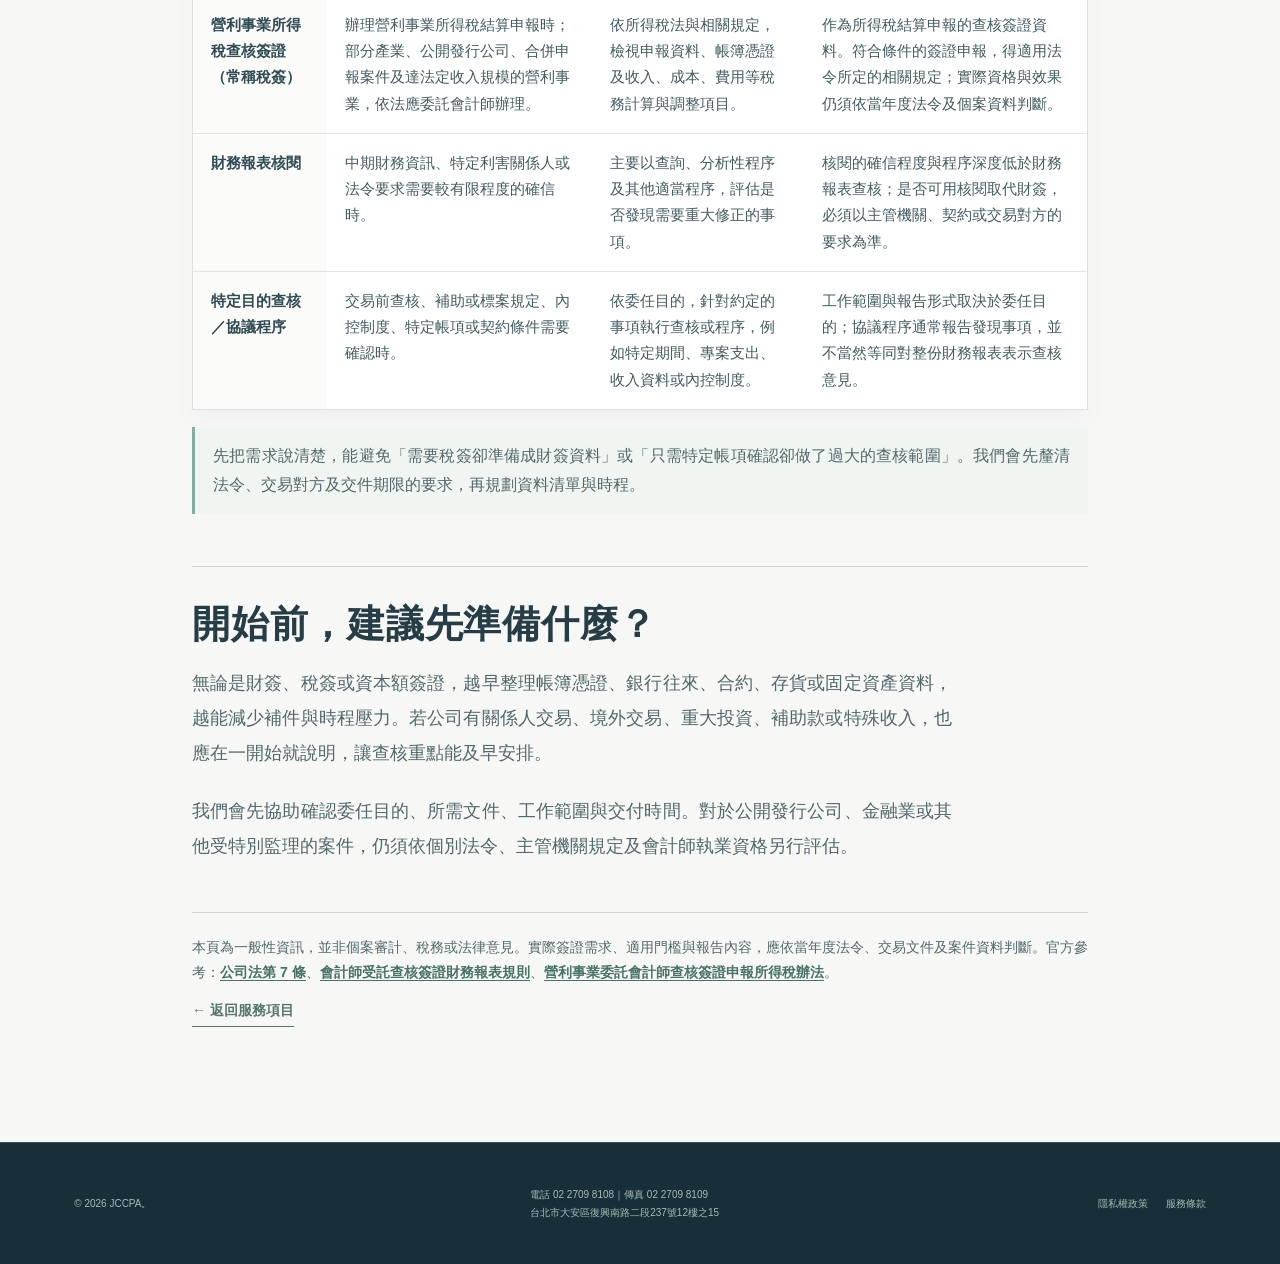
<file: service-audit.html>
<!doctype html>
<html lang="zh-Hant">
<head>
  <meta charset="utf-8">
  <meta name="viewport" content="width=device-width, initial-scale=1">
  <title>會計師簽證、稅務簽證與財務簽證｜JCCPA</title>
  <meta name="description" content="吉謙會計師事務所提供資本額簽證、會計師簽證、稅務簽證、財務報表簽證及專案審閱，依需求安排合適的查核工作。">
  <link rel="canonical" href="https://jccpa.pages.dev/service-audit">
  <meta property="og:locale" content="zh_TW">
  <meta property="og:type" content="website">
  <meta property="og:site_name" content="吉謙會計師事務所 JCCPA">
  <meta property="og:title" content="會計師簽證、稅務簽證與財務簽證｜JCCPA">
  <meta property="og:description" content="吉謙會計師事務所提供資本額簽證、會計師簽證、稅務簽證、財務報表簽證及專案審閱，依需求安排合適的查核工作。">
  <meta property="og:url" content="https://jccpa.pages.dev/service-audit">
  <meta property="og:image" content="https://jccpa.pages.dev/og-jccpa.png">
  <meta property="og:image:type" content="image/png">
  <meta property="og:image:width" content="1200">
  <meta property="og:image:height" content="630">
  <meta property="og:image:alt" content="JCCPA 吉謙會計師事務所｜公司設立、會計記帳、稅務申報與會計師簽證">
  <meta name="twitter:card" content="summary_large_image">
  <meta name="twitter:image" content="https://jccpa.pages.dev/og-jccpa.png">
  <meta name="twitter:image:alt" content="JCCPA 吉謙會計師事務所｜專業會計與稅務服務">
  <meta name="twitter:title" content="會計師簽證、稅務簽證與財務簽證｜JCCPA">
  <meta name="twitter:description" content="吉謙會計師事務所提供資本額簽證、會計師簽證、稅務簽證、財務報表簽證及專案審閱，依需求安排合適的查核工作。">
  <script type="application/ld+json">{"@context":"https://schema.org","@graph":[{"@type":"Service","name":"會計師簽證、稅務簽證與財務簽證服務","serviceType":["資本額簽證","會計師簽證","稅務簽證","財務簽證","財務報表查核簽證","專案審閱"],"description":"依案件需求提供資本額簽證、稅務簽證、財務報表查核簽證及專案審閱。","url":"https://jccpa.pages.dev/service-audit","provider":{"@type":"AccountingService","@id":"https://jccpa.pages.dev/#business","name":"吉謙會計師事務所","url":"https://jccpa.pages.dev/","telephone":"+886-2-2709-8108"},"areaServed":{"@type":"Country","name":"台灣"}},{"@type":"BreadcrumbList","itemListElement":[{"@type":"ListItem","position":1,"name":"首頁","item":"https://jccpa.pages.dev/"},{"@type":"ListItem","position":2,"name":"服務項目","item":"https://jccpa.pages.dev/services"},{"@type":"ListItem","position":3,"name":"審計與簽證","item":"https://jccpa.pages.dev/service-audit"}]}]}</script>
  <link rel="stylesheet" href="styles.css?v=20260806-fix1">
  <link rel="stylesheet" href="pages.css">
  <link rel="stylesheet" href="preview-fixes.css?v=20260813-1">
</head>
<body>
  <header class="site-header">
    <a class="brand" href="index.html"><span class="brand-mark">J</span><span>吉謙<small>會計師事務所</small></span></a>
    <button class="menu-button" aria-label="開啟選單" aria-expanded="false">☰</button>
    <nav>
      <a href="index.html">首頁</a>
      <a href="about.html">關於我們</a>
      <a class="current" href="services.html">服務項目</a>
      <a href="insights.html">稅務新知</a>
      <a class="nav-cta" href="contact.html">預約諮詢</a>
    </nav>
  </header>

  <main>
    <section class="page-hero">
      <p class="eyebrow">SERVICE DETAIL</p>
      <h1>審計與簽證</h1>
      <p>讓重要財務與稅務資訊更具依據與透明度。</p>
    </section>

    <section class="service-detail-page">
      <p>當企業準備融資、投資、交易、標案，或需要向股東與合作夥伴說明財務狀況時，資料能否以一致且清楚的方式呈現，往往會影響溝通效率。部分情況也可能因法令或特定對外需求，而需要查核、簽證或專案審閱。</p>
      <p>「會計師簽證」不是單一服務。最常被提到的資本額簽證、財務報表簽證與所得稅簽證，目的、檢視範圍與交付文件都不同；先確認您要對誰說明、為何需要以及何時要交件，才能安排合適的查核工作。</p>

      <section class="detail-section" aria-labelledby="certification-types">
        <h2 id="certification-types">常見會計師簽證類型</h2>
        <div class="comparison-table-wrap" tabindex="0" aria-label="常見會計師簽證類型比較表，可左右捲動">
          <table class="comparison-table comparison-table--types">
            <caption>簽證與相關確信服務的用途比較</caption>
            <thead>
              <tr>
                <th scope="col">類型</th>
                <th scope="col">何時會需要</th>
                <th scope="col">主要檢視重點</th>
                <th scope="col">成果與應注意事項</th>
              </tr>
            </thead>
            <tbody>
              <tr>
                <th scope="row">資本額查核簽證<br>（常稱驗資）</th>
                <td>公司申請設立登記，或涉及資本額變更登記時。</td>
                <td>依公司登記規定及案件資料，確認申請登記的資本額及相關證明文件。</td>
                <td>供公司登記使用的會計師查核簽證文件。它處理的是資本額登記，不等同於日後整年度帳務或經營績效已經審計。</td>
              </tr>
              <tr>
                <th scope="row">財務報表查核簽證<br>（常稱財簽）</th>
                <td>法令要求、股東或投資人要求、融資授信、交易或標案條件要求較具可信度的財務報表時。</td>
                <td>依適用會計準則與審計準則，對財務報表及其支持資料執行查核程序並取得適切證據。</td>
                <td>出具查核報告及已查核財務報表。財簽著重財務報表是否在重大方面允當表達，並非對企業未來獲利、還款能力或完全沒有錯誤作保證。</td>
              </tr>
              <tr>
                <th scope="row">營利事業所得稅查核簽證<br>（常稱稅簽）</th>
                <td>辦理營利事業所得稅結算申報時；部分產業、公開發行公司、合併申報案件及達法定收入規模的營利事業，依法應委託會計師辦理。</td>
                <td>依所得稅法與相關規定，檢視申報資料、帳簿憑證及收入、成本、費用等稅務計算與調整項目。</td>
                <td>作為所得稅結算申報的查核簽證資料。符合條件的簽證申報，得適用法令所定的相關規定；實際資格與效果仍須依當年度法令及個案資料判斷。</td>
              </tr>
              <tr>
                <th scope="row">財務報表核閱</th>
                <td>中期財務資訊、特定利害關係人或法令要求需要較有限程度的確信時。</td>
                <td>主要以查詢、分析性程序及其他適當程序，評估是否發現需要重大修正的事項。</td>
                <td>核閱的確信程度與程序深度低於財務報表查核；是否可用核閱取代財簽，必須以主管機關、契約或交易對方的要求為準。</td>
              </tr>
              <tr>
                <th scope="row">特定目的查核／協議程序</th>
                <td>交易前查核、補助或標案規定、內控制度、特定帳項或契約條件需要確認時。</td>
                <td>依委任目的，針對約定的事項執行查核或程序，例如特定期間、專案支出、收入資料或內控制度。</td>
                <td>工作範圍與報告形式取決於委任目的；協議程序通常報告發現事項，並不當然等同對整份財務報表表示查核意見。</td>
              </tr>
            </tbody>
          </table>
        </div>
        <p class="detail-note">先把需求說清楚，能避免「需要稅簽卻準備成財簽資料」或「只需特定帳項確認卻做了過大的查核範圍」。我們會先釐清法令、交易對方及交件期限的要求，再規劃資料清單與時程。</p>
      </section>

      <section class="detail-section" aria-labelledby="audit-planning">
        <h2 id="audit-planning">開始前，建議先準備什麼？</h2>
        <p>無論是財簽、稅簽或資本額簽證，越早整理帳簿憑證、銀行往來、合約、存貨或固定資產資料，越能減少補件與時程壓力。若公司有關係人交易、境外交易、重大投資、補助款或特殊收入，也應在一開始就說明，讓查核重點能及早安排。</p>
        <p>我們會先協助確認委任目的、所需文件、工作範圍與交付時間。對於公開發行公司、金融業或其他受特別監理的案件，仍須依個別法令、主管機關規定及會計師執業資格另行評估。</p>
      </section>

      <p class="detail-legal-source">本頁為一般性資訊，並非個案審計、稅務或法律意見。實際簽證需求、適用門檻與報告內容，應依當年度法令、交易文件及案件資料判斷。官方參考：<a href="https://law.moj.gov.tw/LawClass/LawAll.aspx?pcode=J0080001" target="_blank" rel="noopener noreferrer">公司法第 7 條</a>、<a href="https://law.fsc.gov.tw/LawContent.aspx?id=FL021144" target="_blank" rel="noopener noreferrer">會計師受託查核簽證財務報表規則</a>、<a href="https://law-out.mof.gov.tw/LawContent.aspx?id=FL005941" target="_blank" rel="noopener noreferrer">營利事業委託會計師查核簽證申報所得稅辦法</a>。</p>
      <a class="service-back" href="services.html#audit">← 返回服務項目</a>
    </section>
  </main>

  <footer>
    <a class="brand" href="index.html"><span class="brand-mark">J</span><span>吉謙<small>會計師事務所</small></span></a>
    <p>© 2026 JCCPA。</p>
  </footer>
  <script src="script.js?v=20260813-logo6"></script>
  <script src="analytics.js" defer></script>
</body>
</html>
</file>
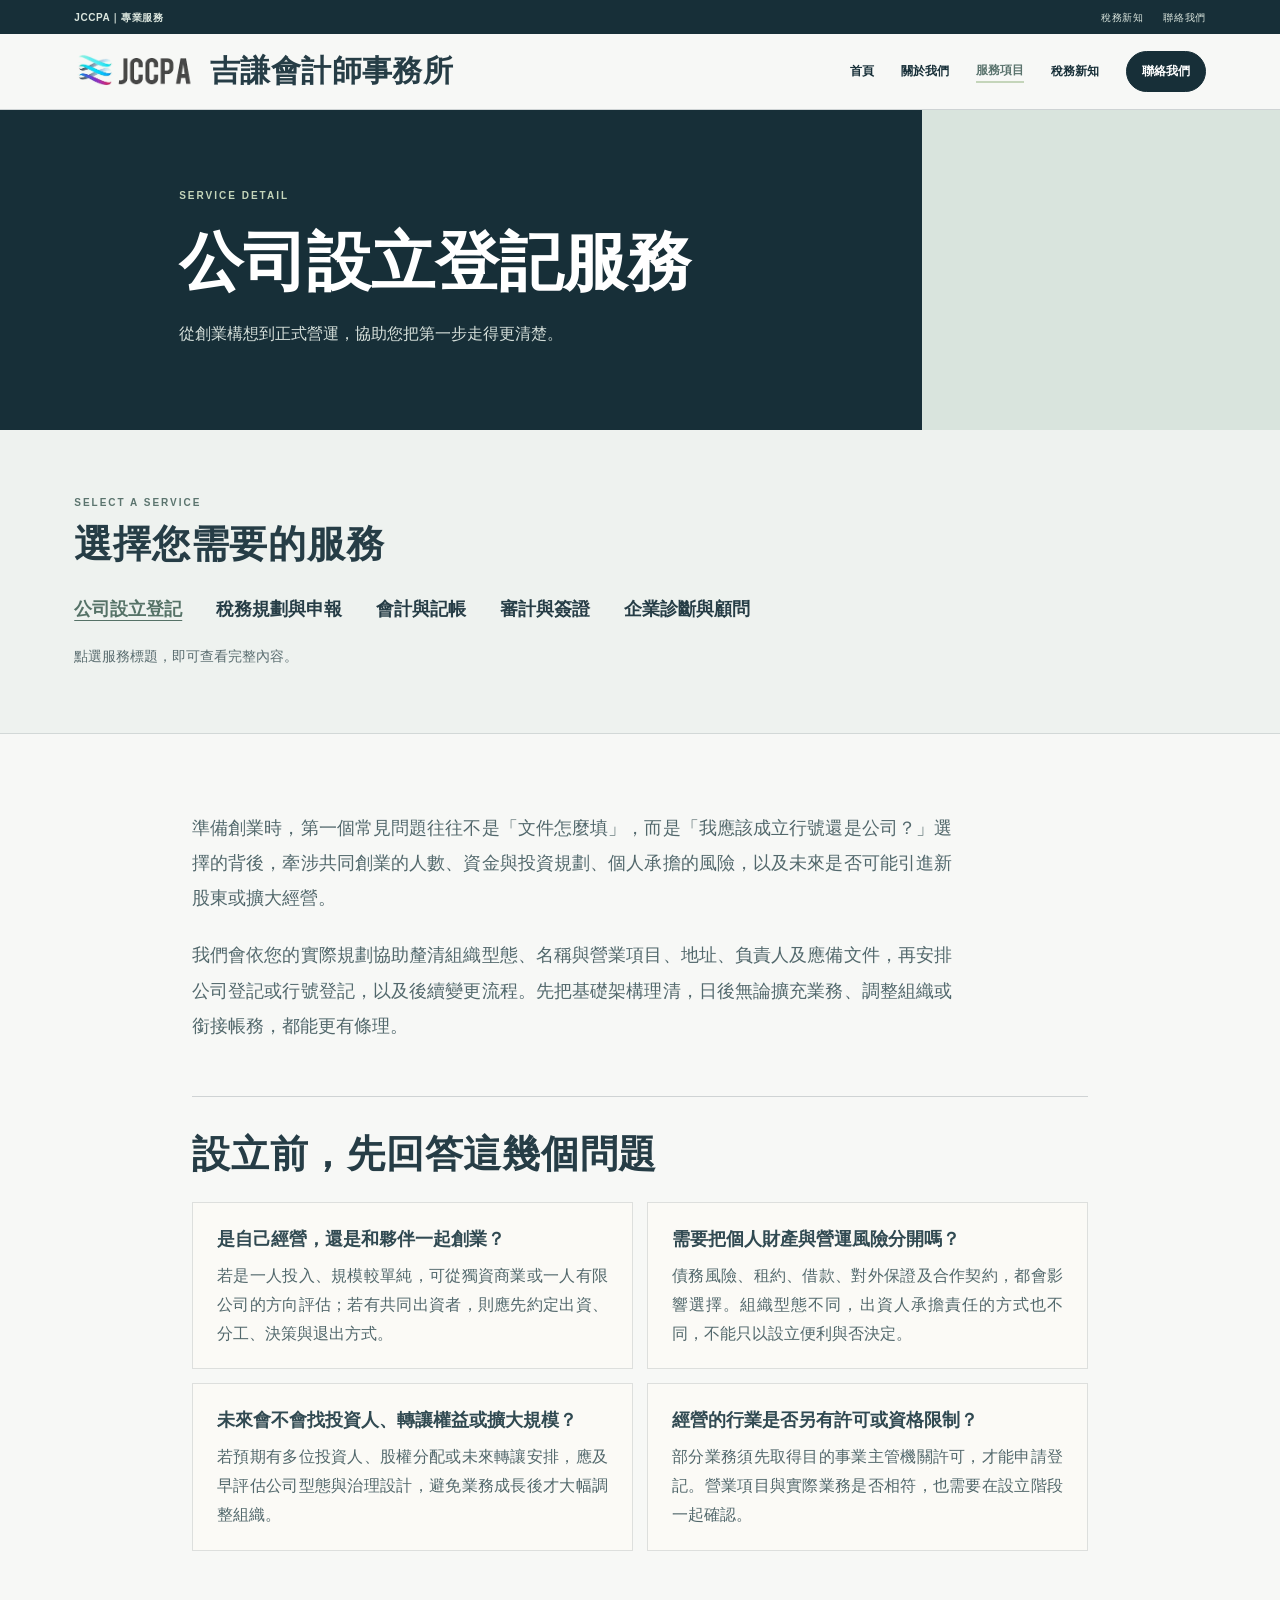
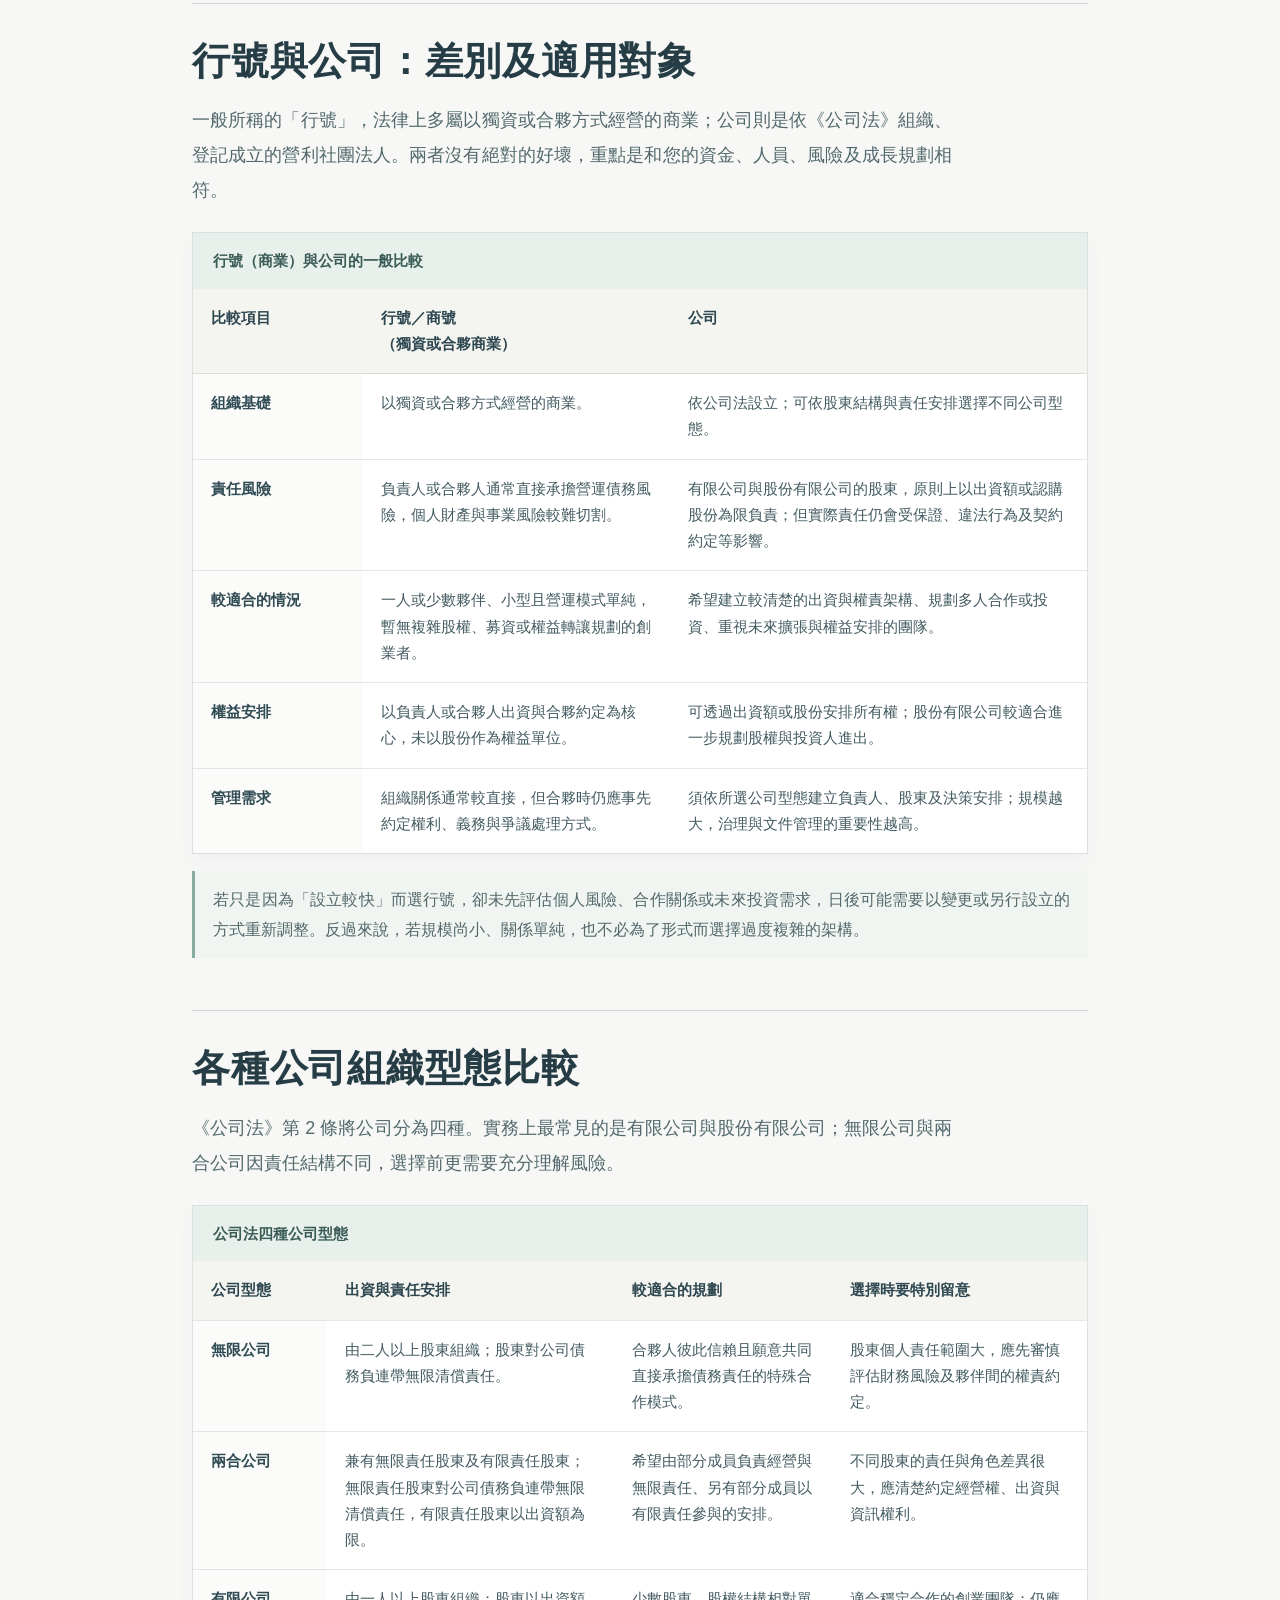
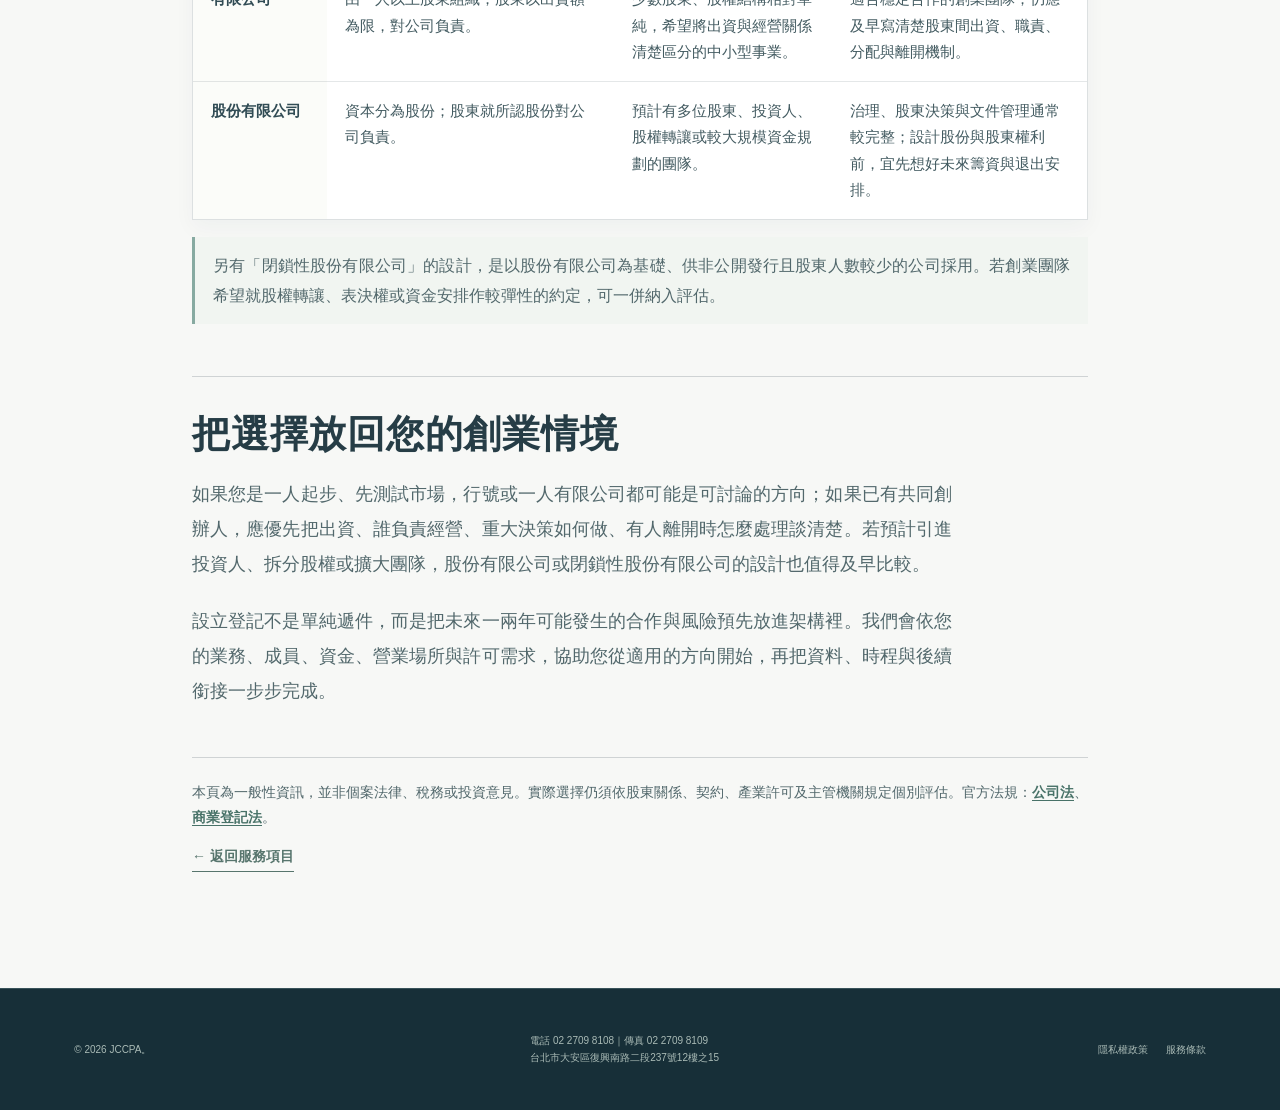
<file: service-company-registration.html>
<!doctype html>
<html lang="zh-Hant">
<head>
  <meta charset="utf-8">
  <meta name="viewport" content="width=device-width, initial-scale=1">
  <title>公司設立登記與行號設立｜開公司服務｜JCCPA</title>
  <meta name="description" content="想開公司或成立行號？吉謙會計師事務所協助公司設立、公司登記、行號設立、行號登記、變更登記與文件準備，讓創業流程更清楚。">
  <link rel="canonical" href="https://jccpa.pages.dev/service-company-registration">
  <meta property="og:locale" content="zh_TW">
  <meta property="og:type" content="website">
  <meta property="og:site_name" content="吉謙會計師事務所 JCCPA">
  <meta property="og:title" content="公司設立登記與行號設立｜開公司服務｜JCCPA">
  <meta property="og:description" content="想開公司或成立行號？吉謙會計師事務所協助公司設立、公司登記、行號設立、行號登記、變更登記與文件準備，讓創業流程更清楚。">
  <meta property="og:url" content="https://jccpa.pages.dev/service-company-registration">
  <meta property="og:image" content="https://jccpa.pages.dev/og-jccpa.png">
  <meta property="og:image:type" content="image/png">
  <meta property="og:image:width" content="1200">
  <meta property="og:image:height" content="630">
  <meta property="og:image:alt" content="JCCPA 吉謙會計師事務所｜公司設立、會計記帳、稅務申報與會計師簽證">
  <meta name="twitter:card" content="summary_large_image">
  <meta name="twitter:image" content="https://jccpa.pages.dev/og-jccpa.png">
  <meta name="twitter:image:alt" content="JCCPA 吉謙會計師事務所｜專業會計與稅務服務">
  <meta name="twitter:title" content="公司設立登記與行號設立｜開公司服務｜JCCPA">
  <meta name="twitter:description" content="想開公司或成立行號？吉謙會計師事務所協助公司設立、公司登記、行號設立、行號登記、變更登記與文件準備，讓創業流程更清楚。">
  <script type="application/ld+json">{"@context":"https://schema.org","@graph":[{"@type":"Service","name":"公司設立登記與行號設立服務","serviceType":["公司設立","公司登記","行號設立","行號登記","變更登記"],"description":"協助公司與行號設立、變更登記及相關程序與文件準備。","url":"https://jccpa.pages.dev/service-company-registration","provider":{"@type":"AccountingService","@id":"https://jccpa.pages.dev/#business","name":"吉謙會計師事務所","url":"https://jccpa.pages.dev/","telephone":"+886-2-2709-8108"},"areaServed":{"@type":"Country","name":"台灣"}},{"@type":"BreadcrumbList","itemListElement":[{"@type":"ListItem","position":1,"name":"首頁","item":"https://jccpa.pages.dev/"},{"@type":"ListItem","position":2,"name":"服務項目","item":"https://jccpa.pages.dev/services"},{"@type":"ListItem","position":3,"name":"公司設立登記","item":"https://jccpa.pages.dev/service-company-registration"}]}]}</script>
  <link rel="stylesheet" href="styles.css?v=20260806-fix1">
  <link rel="stylesheet" href="pages.css">
  <link rel="stylesheet" href="preview-fixes.css?v=20260813-1">
</head>
<body>
  <header class="site-header">
    <a class="brand" href="index.html"><span class="brand-mark">J</span><span>吉謙<small>會計師事務所</small></span></a>
    <button class="menu-button" aria-label="開啟選單" aria-expanded="false">☰</button>
    <nav>
      <a href="index.html">首頁</a>
      <a href="about.html">關於我們</a>
      <a class="current" href="services.html">服務項目</a>
      <a href="insights.html">稅務新知</a>
      <a class="nav-cta" href="contact.html">聯絡我們</a>
    </nav>
  </header>

  <main>
    <section class="page-hero">
      <p class="eyebrow">SERVICE DETAIL</p>
      <h1>公司設立登記服務</h1>
      <p>從創業構想到正式營運，協助您把第一步走得更清楚。</p>
    </section>

    <section class="service-detail-page">
      <p>準備創業時，第一個常見問題往往不是「文件怎麼填」，而是「我應該成立行號還是公司？」選擇的背後，牽涉共同創業的人數、資金與投資規劃、個人承擔的風險，以及未來是否可能引進新股東或擴大經營。</p>
      <p>我們會依您的實際規劃協助釐清組織型態、名稱與營業項目、地址、負責人及應備文件，再安排公司登記或行號登記，以及後續變更流程。先把基礎架構理清，日後無論擴充業務、調整組織或銜接帳務，都能更有條理。</p>

      <section class="detail-section" aria-labelledby="startup-questions">
        <h2 id="startup-questions">設立前，先回答這幾個問題</h2>
        <div class="detail-question-list">
          <article>
            <h3>是自己經營，還是和夥伴一起創業？</h3>
            <p>若是一人投入、規模較單純，可從獨資商業或一人有限公司的方向評估；若有共同出資者，則應先約定出資、分工、決策與退出方式。</p>
          </article>
          <article>
            <h3>需要把個人財產與營運風險分開嗎？</h3>
            <p>債務風險、租約、借款、對外保證及合作契約，都會影響選擇。組織型態不同，出資人承擔責任的方式也不同，不能只以設立便利與否決定。</p>
          </article>
          <article>
            <h3>未來會不會找投資人、轉讓權益或擴大規模？</h3>
            <p>若預期有多位投資人、股權分配或未來轉讓安排，應及早評估公司型態與治理設計，避免業務成長後才大幅調整組織。</p>
          </article>
          <article>
            <h3>經營的行業是否另有許可或資格限制？</h3>
            <p>部分業務須先取得目的事業主管機關許可，才能申請登記。營業項目與實際業務是否相符，也需要在設立階段一起確認。</p>
          </article>
        </div>
      </section>

      <section class="detail-section" aria-labelledby="business-or-company">
        <h2 id="business-or-company">行號與公司：差別及適用對象</h2>
        <p>一般所稱的「行號」，法律上多屬以獨資或合夥方式經營的商業；公司則是依《公司法》組織、登記成立的營利社團法人。兩者沒有絕對的好壞，重點是和您的資金、人員、風險及成長規劃相符。</p>
        <div class="comparison-table-wrap" tabindex="0" aria-label="行號與公司比較表，可左右捲動">
          <table class="comparison-table">
            <caption>行號（商業）與公司的一般比較</caption>
            <thead>
              <tr>
                <th scope="col">比較項目</th>
                <th scope="col">行號／商號<br>（獨資或合夥商業）</th>
                <th scope="col">公司</th>
              </tr>
            </thead>
            <tbody>
              <tr>
                <th scope="row">組織基礎</th>
                <td>以獨資或合夥方式經營的商業。</td>
                <td>依公司法設立；可依股東結構與責任安排選擇不同公司型態。</td>
              </tr>
              <tr>
                <th scope="row">責任風險</th>
                <td>負責人或合夥人通常直接承擔營運債務風險，個人財產與事業風險較難切割。</td>
                <td>有限公司與股份有限公司的股東，原則上以出資額或認購股份為限負責；但實際責任仍會受保證、違法行為及契約約定等影響。</td>
              </tr>
              <tr>
                <th scope="row">較適合的情況</th>
                <td>一人或少數夥伴、小型且營運模式單純，暫無複雜股權、募資或權益轉讓規劃的創業者。</td>
                <td>希望建立較清楚的出資與權責架構、規劃多人合作或投資、重視未來擴張與權益安排的團隊。</td>
              </tr>
              <tr>
                <th scope="row">權益安排</th>
                <td>以負責人或合夥人出資與合夥約定為核心，未以股份作為權益單位。</td>
                <td>可透過出資額或股份安排所有權；股份有限公司較適合進一步規劃股權與投資人進出。</td>
              </tr>
              <tr>
                <th scope="row">管理需求</th>
                <td>組織關係通常較直接，但合夥時仍應事先約定權利、義務與爭議處理方式。</td>
                <td>須依所選公司型態建立負責人、股東及決策安排；規模越大，治理與文件管理的重要性越高。</td>
              </tr>
            </tbody>
          </table>
        </div>
        <p class="detail-note">若只是因為「設立較快」而選行號，卻未先評估個人風險、合作關係或未來投資需求，日後可能需要以變更或另行設立的方式重新調整。反過來說，若規模尚小、關係單純，也不必為了形式而選擇過度複雜的架構。</p>
      </section>

      <section class="detail-section" aria-labelledby="company-types">
        <h2 id="company-types">各種公司組織型態比較</h2>
        <p>《公司法》第 2 條將公司分為四種。實務上最常見的是有限公司與股份有限公司；無限公司與兩合公司因責任結構不同，選擇前更需要充分理解風險。</p>
        <div class="comparison-table-wrap" tabindex="0" aria-label="公司組織型態比較表，可左右捲動">
          <table class="comparison-table comparison-table--types">
            <caption>公司法四種公司型態</caption>
            <thead>
              <tr>
                <th scope="col">公司型態</th>
                <th scope="col">出資與責任安排</th>
                <th scope="col">較適合的規劃</th>
                <th scope="col">選擇時要特別留意</th>
              </tr>
            </thead>
            <tbody>
              <tr>
                <th scope="row">無限公司</th>
                <td>由二人以上股東組織；股東對公司債務負連帶無限清償責任。</td>
                <td>合夥人彼此信賴且願意共同直接承擔債務責任的特殊合作模式。</td>
                <td>股東個人責任範圍大，應先審慎評估財務風險及夥伴間的權責約定。</td>
              </tr>
              <tr>
                <th scope="row">兩合公司</th>
                <td>兼有無限責任股東及有限責任股東；無限責任股東對公司債務負連帶無限清償責任，有限責任股東以出資額為限。</td>
                <td>希望由部分成員負責經營與無限責任、另有部分成員以有限責任參與的安排。</td>
                <td>不同股東的責任與角色差異很大，應清楚約定經營權、出資與資訊權利。</td>
              </tr>
              <tr>
                <th scope="row">有限公司</th>
                <td>由一人以上股東組織；股東以出資額為限，對公司負責。</td>
                <td>少數股東、股權結構相對單純，希望將出資與經營關係清楚區分的中小型事業。</td>
                <td>適合穩定合作的創業團隊；仍應及早寫清楚股東間出資、職責、分配與離開機制。</td>
              </tr>
              <tr>
                <th scope="row">股份有限公司</th>
                <td>資本分為股份；股東就所認股份對公司負責。</td>
                <td>預計有多位股東、投資人、股權轉讓或較大規模資金規劃的團隊。</td>
                <td>治理、股東決策與文件管理通常較完整；設計股份與股東權利前，宜先想好未來籌資與退出安排。</td>
              </tr>
            </tbody>
          </table>
        </div>
        <p class="detail-note">另有「閉鎖性股份有限公司」的設計，是以股份有限公司為基礎、供非公開發行且股東人數較少的公司採用。若創業團隊希望就股權轉讓、表決權或資金安排作較彈性的約定，可一併納入評估。</p>
      </section>

      <section class="detail-section" aria-labelledby="next-step">
        <h2 id="next-step">把選擇放回您的創業情境</h2>
        <p>如果您是一人起步、先測試市場，行號或一人有限公司都可能是可討論的方向；如果已有共同創辦人，應優先把出資、誰負責經營、重大決策如何做、有人離開時怎麼處理談清楚。若預計引進投資人、拆分股權或擴大團隊，股份有限公司或閉鎖性股份有限公司的設計也值得及早比較。</p>
        <p>設立登記不是單純遞件，而是把未來一兩年可能發生的合作與風險預先放進架構裡。我們會依您的業務、成員、資金、營業場所與許可需求，協助您從適用的方向開始，再把資料、時程與後續銜接一步步完成。</p>
      </section>

      <p class="detail-legal-source">本頁為一般性資訊，並非個案法律、稅務或投資意見。實際選擇仍須依股東關係、契約、產業許可及主管機關規定個別評估。官方法規：<a href="https://law.moj.gov.tw/LawClass/LawAll.aspx?pcode=J0080001" target="_blank" rel="noopener noreferrer">公司法</a>、<a href="https://law.moj.gov.tw/LawClass/LawAll.aspx?pcode=J0080004" target="_blank" rel="noopener noreferrer">商業登記法</a>。</p>
      <a class="service-back" href="services.html#company-registration">← 返回服務項目</a>
    </section>
  </main>

  <footer>
    <a class="brand" href="index.html"><span class="brand-mark">J</span><span>吉謙<small>會計師事務所</small></span></a>
    <p>© 2026 JCCPA。</p>
  </footer>
  <script src="script.js?v=20260813-logo6"></script>
  <script src="analytics.js" defer></script>
</body>
</html>
</file>
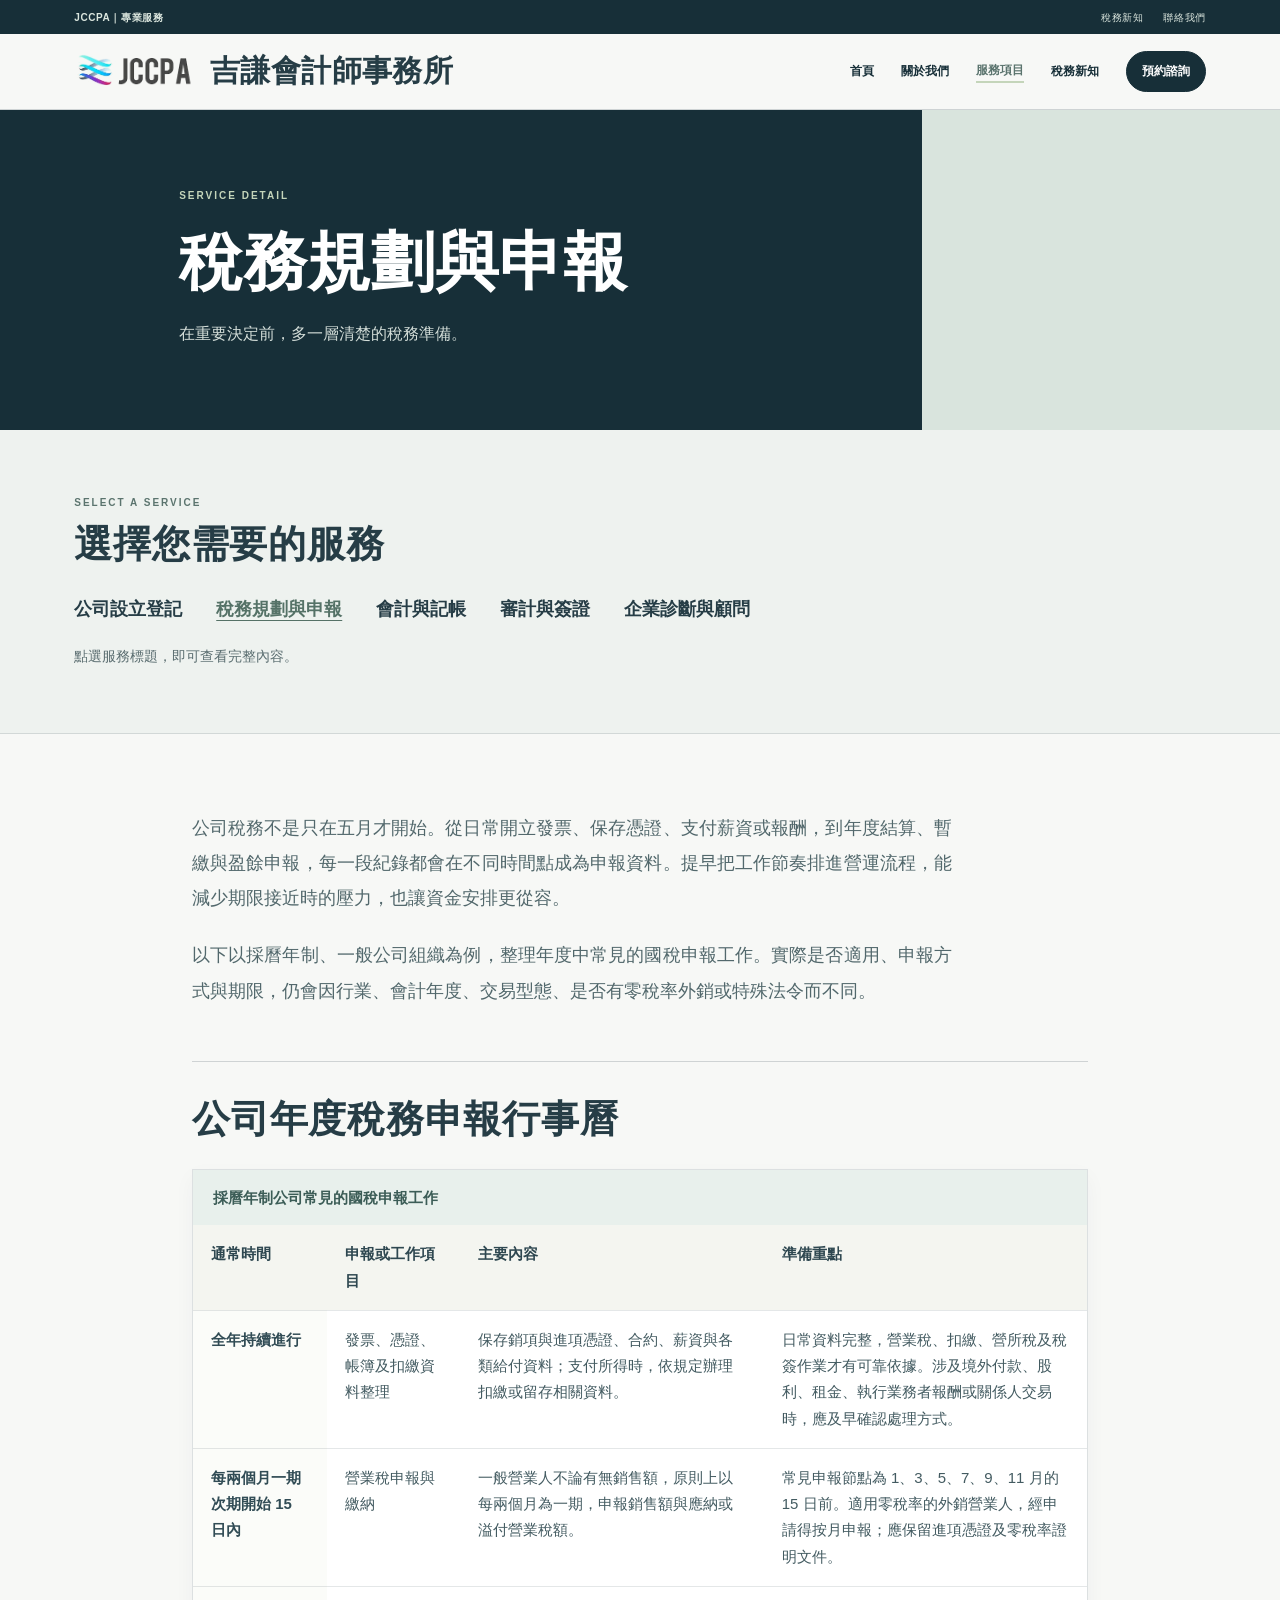
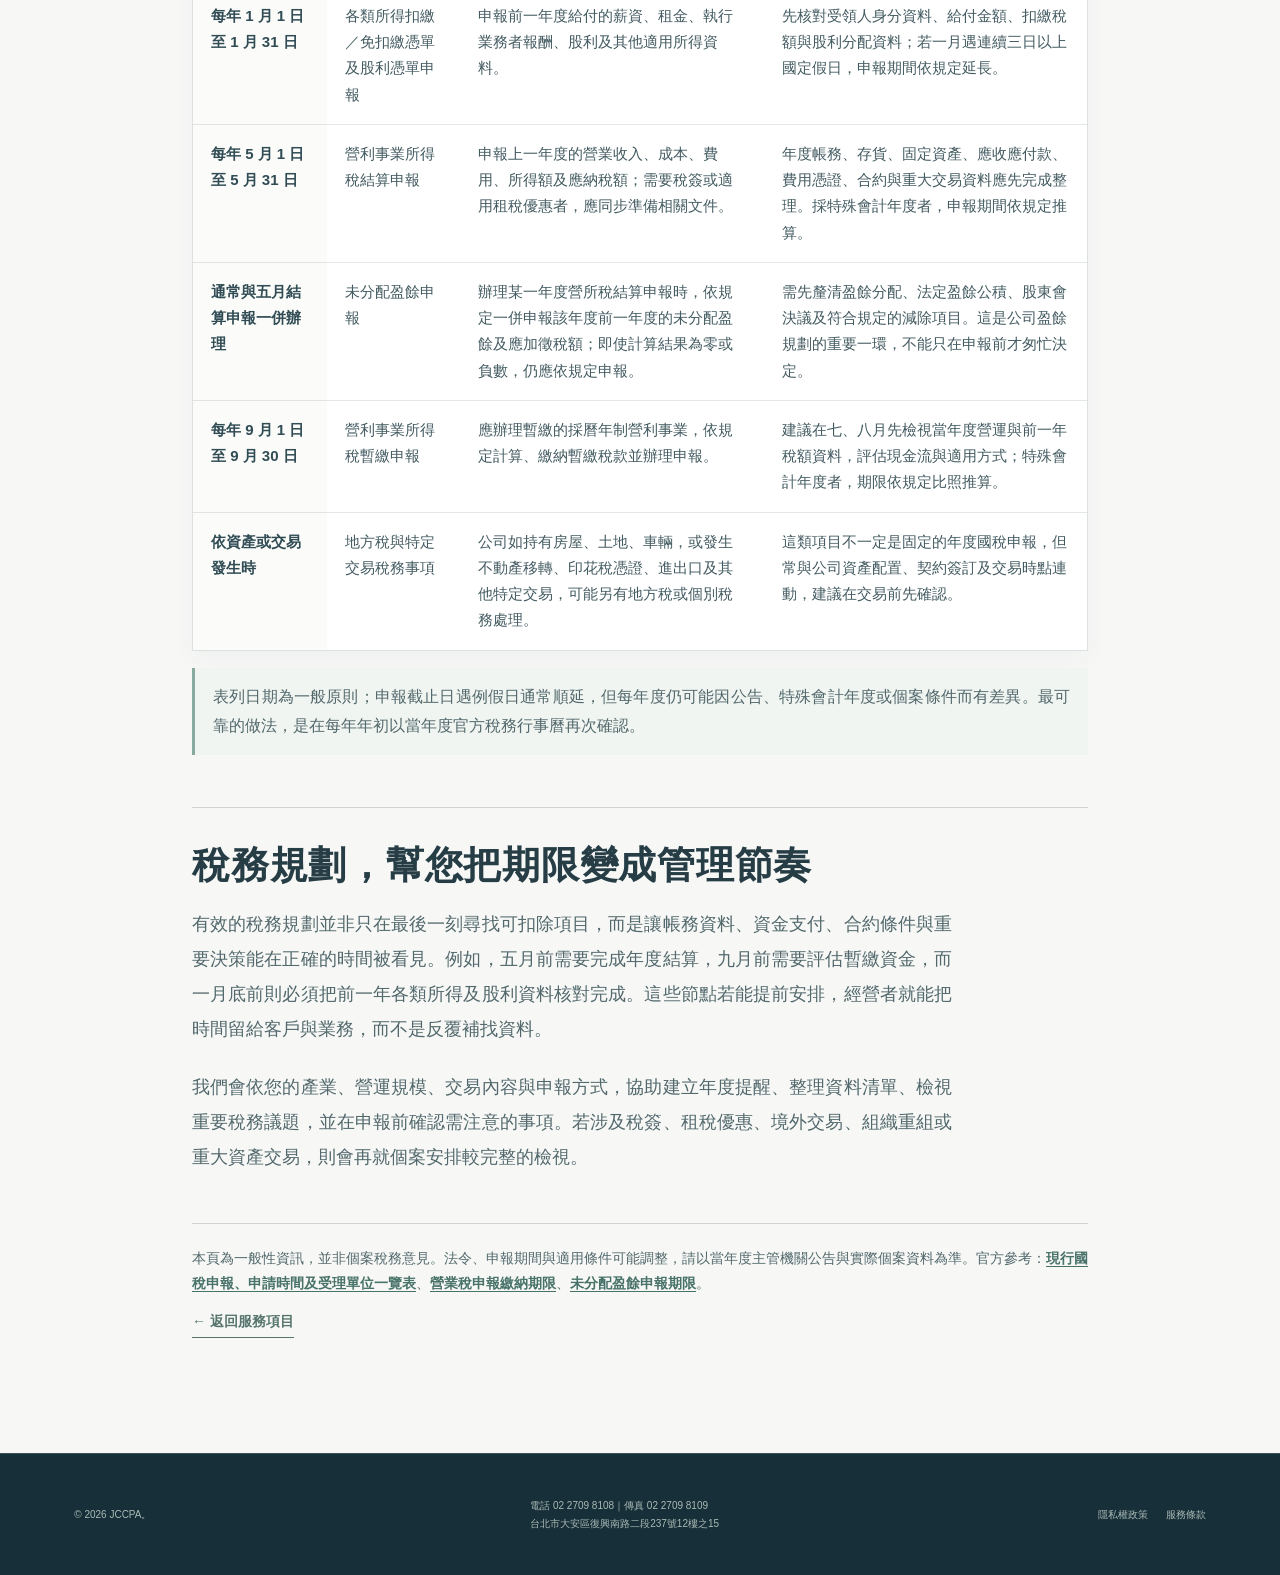
<file: service-tax-planning.html>
<!doctype html>
<html lang="zh-Hant">
<head>
  <meta charset="utf-8">
  <meta name="viewport" content="width=device-width, initial-scale=1">
  <title>稅務規劃與稅務申報服務｜JCCPA</title>
  <meta name="description" content="依企業營運與財務狀況提供合法、清楚且可執行的稅務規劃與申報協助，降低稅務風險並掌握申報時程。">
  <link rel="canonical" href="https://jccpa.pages.dev/service-tax-planning">
  <meta property="og:locale" content="zh_TW">
  <meta property="og:type" content="website">
  <meta property="og:site_name" content="吉謙會計師事務所 JCCPA">
  <meta property="og:title" content="稅務規劃與稅務申報服務｜JCCPA">
  <meta property="og:description" content="依企業營運與財務狀況提供合法、清楚且可執行的稅務規劃與申報協助，降低稅務風險並掌握申報時程。">
  <meta property="og:url" content="https://jccpa.pages.dev/service-tax-planning">
  <meta property="og:image" content="https://jccpa.pages.dev/og-jccpa.png">
  <meta property="og:image:type" content="image/png">
  <meta property="og:image:width" content="1200">
  <meta property="og:image:height" content="630">
  <meta property="og:image:alt" content="JCCPA 吉謙會計師事務所｜公司設立、會計記帳、稅務申報與會計師簽證">
  <meta name="twitter:card" content="summary_large_image">
  <meta name="twitter:image" content="https://jccpa.pages.dev/og-jccpa.png">
  <meta name="twitter:image:alt" content="JCCPA 吉謙會計師事務所｜專業會計與稅務服務">
  <meta name="twitter:title" content="稅務規劃與稅務申報服務｜JCCPA">
  <meta name="twitter:description" content="依企業營運與財務狀況提供合法、清楚且可執行的稅務規劃與申報協助，降低稅務風險並掌握申報時程。">
  <script type="application/ld+json">{"@context":"https://schema.org","@graph":[{"@type":"Service","name":"稅務規劃與稅務申報服務","serviceType":["稅務規劃","營業稅申報","營利事業所得稅申報","各項稅務申報"],"description":"依企業與個人實際情況提供合法、清楚且可執行的稅務規劃與申報協助。","url":"https://jccpa.pages.dev/service-tax-planning","provider":{"@type":"AccountingService","@id":"https://jccpa.pages.dev/#business","name":"吉謙會計師事務所","url":"https://jccpa.pages.dev/","telephone":"+886-2-2709-8108"},"areaServed":{"@type":"Country","name":"台灣"}},{"@type":"BreadcrumbList","itemListElement":[{"@type":"ListItem","position":1,"name":"首頁","item":"https://jccpa.pages.dev/"},{"@type":"ListItem","position":2,"name":"服務項目","item":"https://jccpa.pages.dev/services"},{"@type":"ListItem","position":3,"name":"稅務規劃與申報","item":"https://jccpa.pages.dev/service-tax-planning"}]}]}</script>
  <link rel="stylesheet" href="styles.css?v=20260806-fix1">
  <link rel="stylesheet" href="pages.css">
  <link rel="stylesheet" href="preview-fixes.css?v=20260813-1">
</head>
<body>
  <header class="site-header">
    <a class="brand" href="index.html"><span class="brand-mark">J</span><span>吉謙<small>會計師事務所</small></span></a>
    <button class="menu-button" aria-label="開啟選單" aria-expanded="false">☰</button>
    <nav>
      <a href="index.html">首頁</a>
      <a href="about.html">關於我們</a>
      <a class="current" href="services.html">服務項目</a>
      <a href="insights.html">稅務新知</a>
      <a class="nav-cta" href="contact.html">預約諮詢</a>
    </nav>
  </header>

  <main>
    <section class="page-hero">
      <p class="eyebrow">SERVICE DETAIL</p>
      <h1>稅務規劃與申報</h1>
      <p>在重要決定前，多一層清楚的稅務準備。</p>
    </section>

    <section class="service-detail-page">
      <p>公司稅務不是只在五月才開始。從日常開立發票、保存憑證、支付薪資或報酬，到年度結算、暫繳與盈餘申報，每一段紀錄都會在不同時間點成為申報資料。提早把工作節奏排進營運流程，能減少期限接近時的壓力，也讓資金安排更從容。</p>
      <p>以下以採曆年制、一般公司組織為例，整理年度中常見的國稅申報工作。實際是否適用、申報方式與期限，仍會因行業、會計年度、交易型態、是否有零稅率外銷或特殊法令而不同。</p>

      <section class="detail-section" aria-labelledby="annual-tax-calendar">
        <h2 id="annual-tax-calendar">公司年度稅務申報行事曆</h2>
        <div class="comparison-table-wrap" tabindex="0" aria-label="公司年度稅務申報行事曆，可左右捲動">
          <table class="comparison-table comparison-table--types">
            <caption>採曆年制公司常見的國稅申報工作</caption>
            <thead>
              <tr>
                <th scope="col">通常時間</th>
                <th scope="col">申報或工作項目</th>
                <th scope="col">主要內容</th>
                <th scope="col">準備重點</th>
              </tr>
            </thead>
            <tbody>
              <tr>
                <th scope="row">全年持續進行</th>
                <td>發票、憑證、帳簿及扣繳資料整理</td>
                <td>保存銷項與進項憑證、合約、薪資與各類給付資料；支付所得時，依規定辦理扣繳或留存相關資料。</td>
                <td>日常資料完整，營業稅、扣繳、營所稅及稅簽作業才有可靠依據。涉及境外付款、股利、租金、執行業務者報酬或關係人交易時，應及早確認處理方式。</td>
              </tr>
              <tr>
                <th scope="row">每兩個月一期<br>次期開始 15 日內</th>
                <td>營業稅申報與繳納</td>
                <td>一般營業人不論有無銷售額，原則上以每兩個月為一期，申報銷售額與應納或溢付營業稅額。</td>
                <td>常見申報節點為 1、3、5、7、9、11 月的 15 日前。適用零稅率的外銷營業人，經申請得按月申報；應保留進項憑證及零稅率證明文件。</td>
              </tr>
              <tr>
                <th scope="row">每年 1 月 1 日至 1 月 31 日</th>
                <td>各類所得扣繳／免扣繳憑單及股利憑單申報</td>
                <td>申報前一年度給付的薪資、租金、執行業務者報酬、股利及其他適用所得資料。</td>
                <td>先核對受領人身分資料、給付金額、扣繳稅額與股利分配資料；若一月遇連續三日以上國定假日，申報期間依規定延長。</td>
              </tr>
              <tr>
                <th scope="row">每年 5 月 1 日至 5 月 31 日</th>
                <td>營利事業所得稅結算申報</td>
                <td>申報上一年度的營業收入、成本、費用、所得額及應納稅額；需要稅簽或適用租稅優惠者，應同步準備相關文件。</td>
                <td>年度帳務、存貨、固定資產、應收應付款、費用憑證、合約與重大交易資料應先完成整理。採特殊會計年度者，申報期間依規定推算。</td>
              </tr>
              <tr>
                <th scope="row">通常與五月結算申報一併辦理</th>
                <td>未分配盈餘申報</td>
                <td>辦理某一年度營所稅結算申報時，依規定一併申報該年度前一年度的未分配盈餘及應加徵稅額；即使計算結果為零或負數，仍應依規定申報。</td>
                <td>需先釐清盈餘分配、法定盈餘公積、股東會決議及符合規定的減除項目。這是公司盈餘規劃的重要一環，不能只在申報前才匆忙決定。</td>
              </tr>
              <tr>
                <th scope="row">每年 9 月 1 日至 9 月 30 日</th>
                <td>營利事業所得稅暫繳申報</td>
                <td>應辦理暫繳的採曆年制營利事業，依規定計算、繳納暫繳稅款並辦理申報。</td>
                <td>建議在七、八月先檢視當年度營運與前一年稅額資料，評估現金流與適用方式；特殊會計年度者，期限依規定比照推算。</td>
              </tr>
              <tr>
                <th scope="row">依資產或交易發生時</th>
                <td>地方稅與特定交易稅務事項</td>
                <td>公司如持有房屋、土地、車輛，或發生不動產移轉、印花稅憑證、進出口及其他特定交易，可能另有地方稅或個別稅務處理。</td>
                <td>這類項目不一定是固定的年度國稅申報，但常與公司資產配置、契約簽訂及交易時點連動，建議在交易前先確認。</td>
              </tr>
            </tbody>
          </table>
        </div>
        <p class="detail-note">表列日期為一般原則；申報截止日遇例假日通常順延，但每年度仍可能因公告、特殊會計年度或個案條件而有差異。最可靠的做法，是在每年年初以當年度官方稅務行事曆再次確認。</p>
      </section>

      <section class="detail-section" aria-labelledby="tax-planning-value">
        <h2 id="tax-planning-value">稅務規劃，幫您把期限變成管理節奏</h2>
        <p>有效的稅務規劃並非只在最後一刻尋找可扣除項目，而是讓帳務資料、資金支付、合約條件與重要決策能在正確的時間被看見。例如，五月前需要完成年度結算，九月前需要評估暫繳資金，而一月底前則必須把前一年各類所得及股利資料核對完成。這些節點若能提前安排，經營者就能把時間留給客戶與業務，而不是反覆補找資料。</p>
        <p>我們會依您的產業、營運規模、交易內容與申報方式，協助建立年度提醒、整理資料清單、檢視重要稅務議題，並在申報前確認需注意的事項。若涉及稅簽、租稅優惠、境外交易、組織重組或重大資產交易，則會再就個案安排較完整的檢視。</p>
      </section>

      <p class="detail-legal-source">本頁為一般性資訊，並非個案稅務意見。法令、申報期間與適用條件可能調整，請以當年度主管機關公告與實際個案資料為準。官方參考：<a href="https://www.etax.nat.gov.tw/etwmain/tax-info/understanding/tax-introduction/VPogwlP" target="_blank" rel="noopener noreferrer">現行國稅申報、申請時間及受理單位一覽表</a>、<a href="https://www.etax.nat.gov.tw/etwmain/tax-info/understanding/tax-q-and-a/national/business-tax/collection-prcedure/oVL9pwM" target="_blank" rel="noopener noreferrer">營業稅申報繳納期限</a>、<a href="https://www.etax.nat.gov.tw/etwmain/tax-info/understanding/tax-q-and-a/national/profit-seeking-enterprise-income-tax/undistributed-surplus-earnings/PQgaPeV" target="_blank" rel="noopener noreferrer">未分配盈餘申報期限</a>。</p>
      <a class="service-back" href="services.html#tax-planning">← 返回服務項目</a>
    </section>
  </main>

  <footer>
    <a class="brand" href="index.html"><span class="brand-mark">J</span><span>吉謙<small>會計師事務所</small></span></a>
    <p>© 2026 JCCPA。</p>
  </footer>
  <script src="script.js?v=20260813-logo6"></script>
  <script src="analytics.js" defer></script>
</body>
</html>
</file>
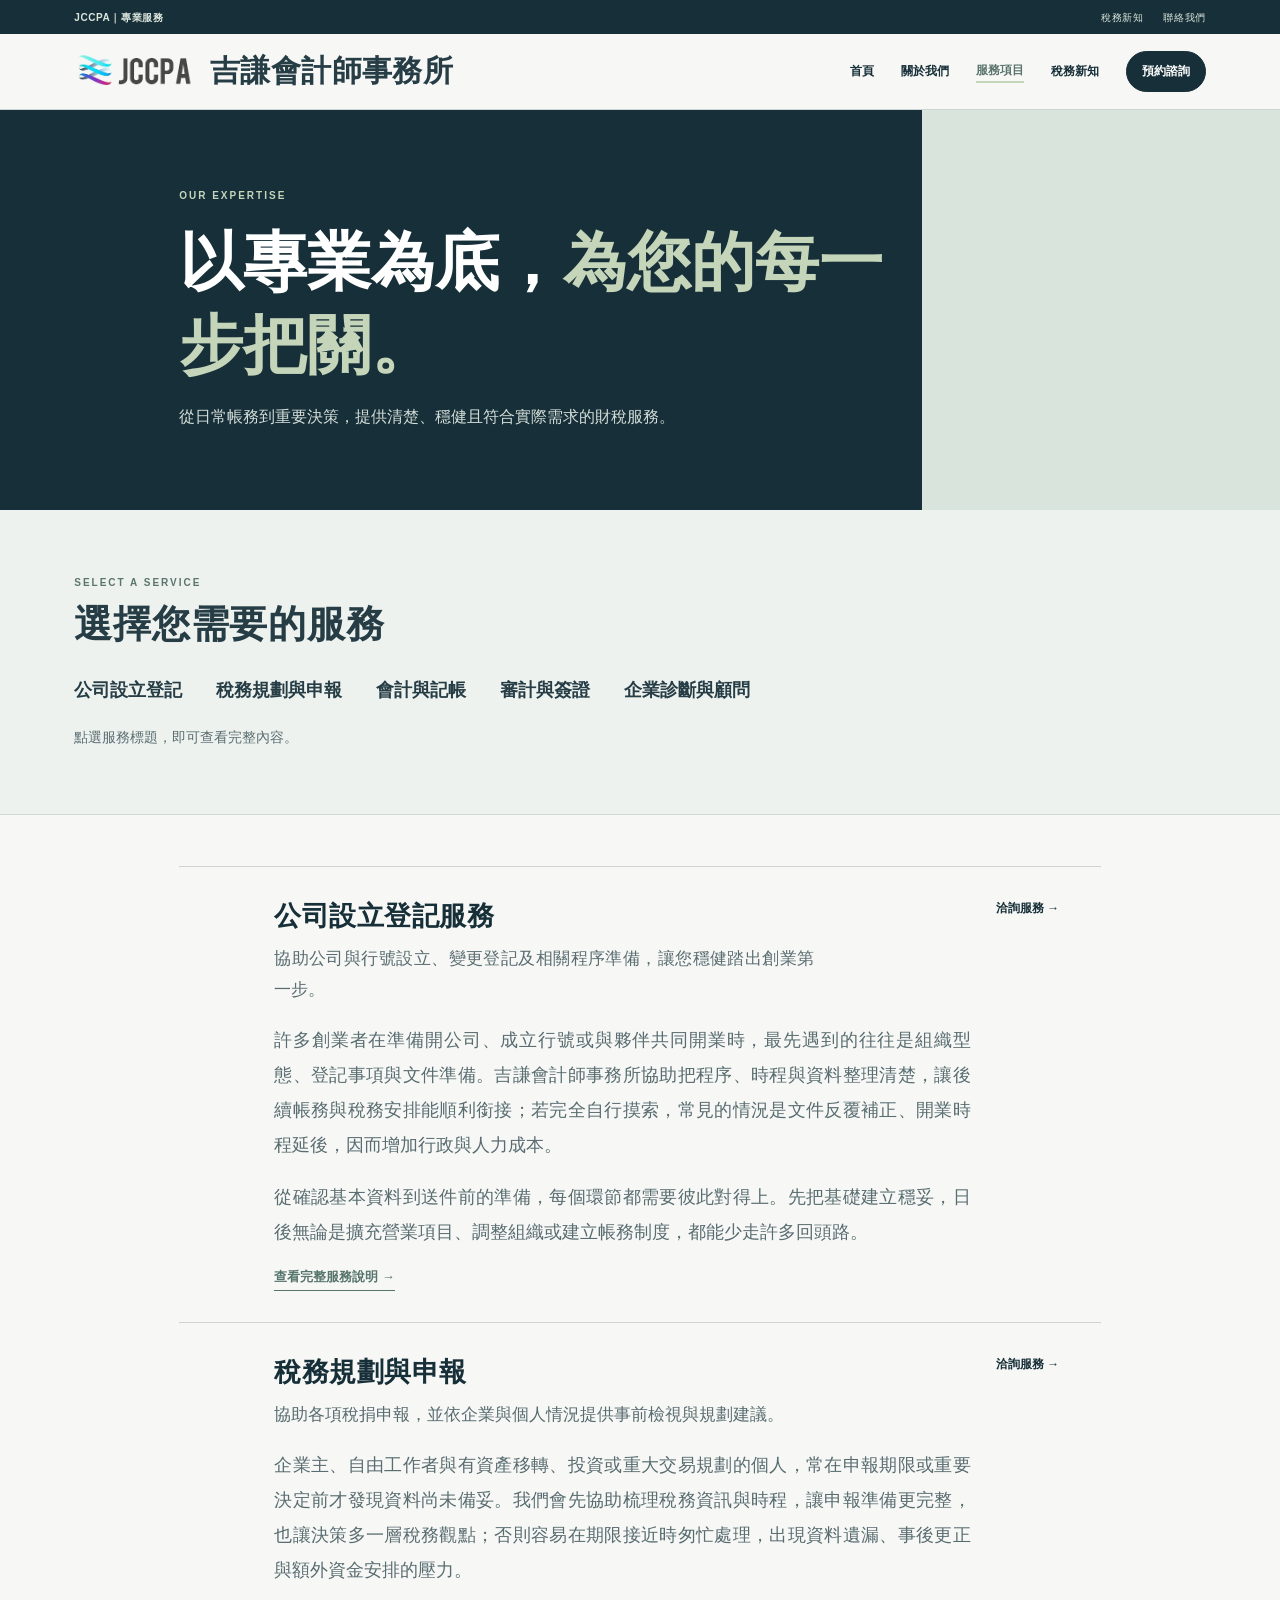
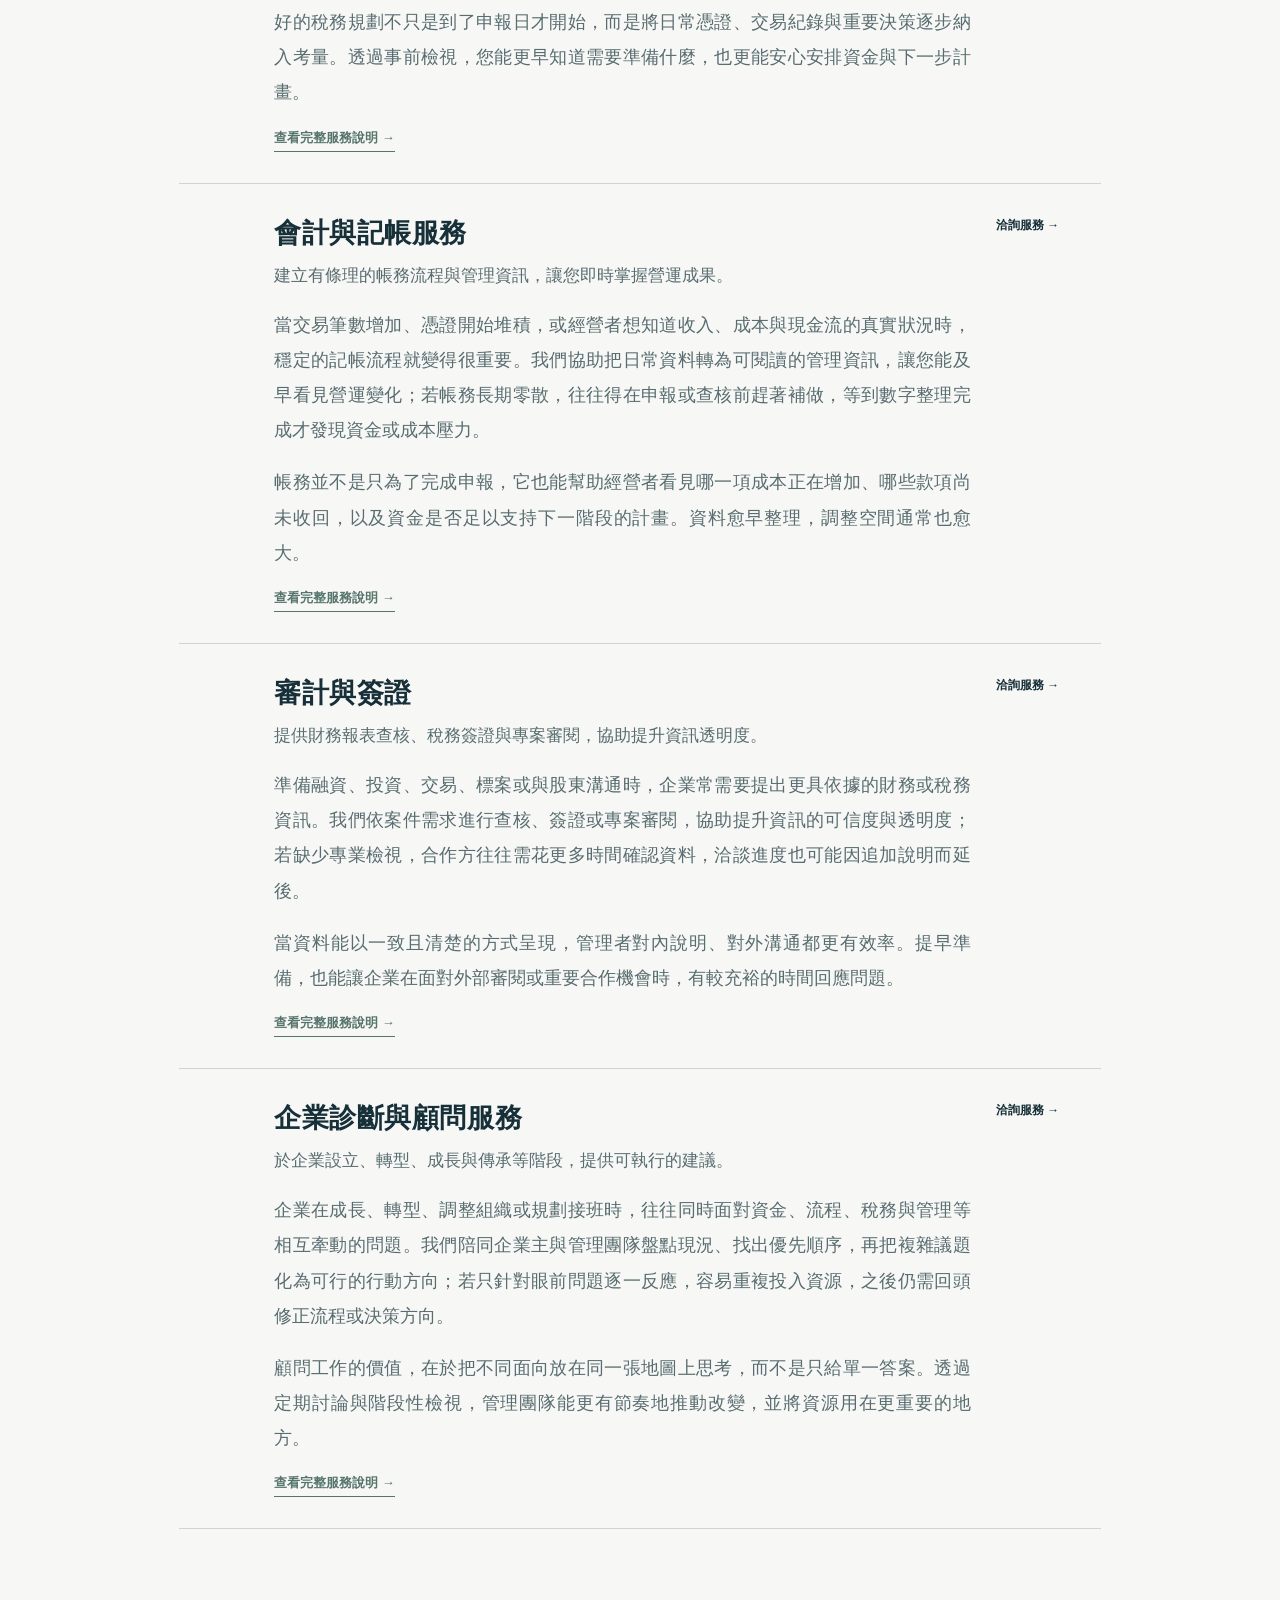
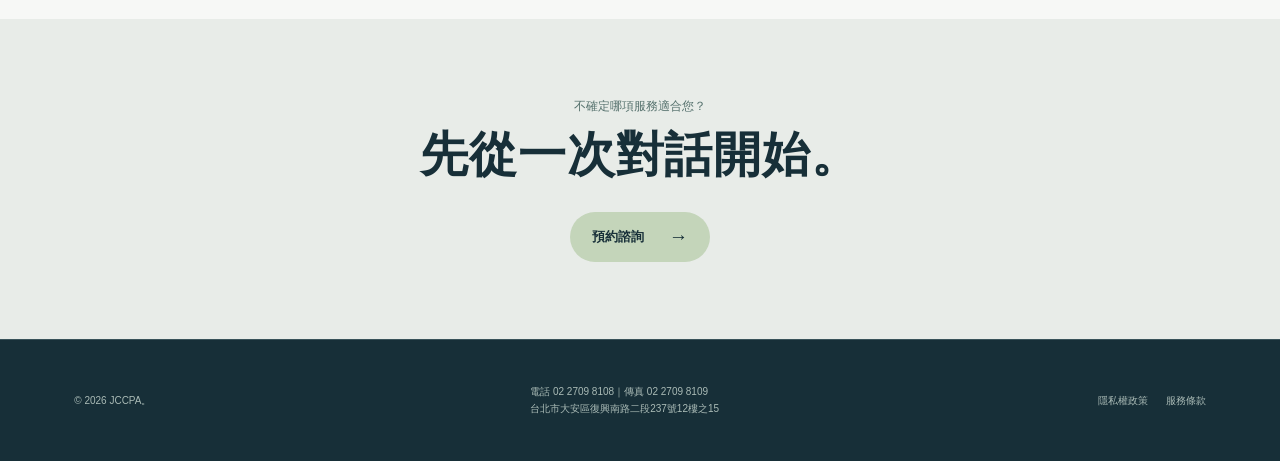
<file: services.html>
<!doctype html>
<html lang="zh-Hant">
<head>
  <meta charset="utf-8">
  <meta name="viewport" content="width=device-width, initial-scale=1">
  <title>服務項目｜公司設立、記帳、稅務與會計師簽證｜JCCPA</title>
  <meta name="description" content="吉謙會計師事務所提供公司設立與公司登記、行號設立、會計記帳、稅務規劃申報、會計師簽證及企業顧問服務。">
  <link rel="canonical" href="https://jccpa.pages.dev/services">
  <meta property="og:locale" content="zh_TW">
  <meta property="og:type" content="website">
  <meta property="og:site_name" content="吉謙會計師事務所 JCCPA">
  <meta property="og:title" content="服務項目｜公司設立、記帳、稅務與會計師簽證｜JCCPA">
  <meta property="og:description" content="吉謙會計師事務所提供公司設立與公司登記、行號設立、會計記帳、稅務規劃申報、會計師簽證及企業顧問服務。">
  <meta property="og:url" content="https://jccpa.pages.dev/services">
  <meta property="og:image" content="https://jccpa.pages.dev/og-jccpa.png">
  <meta property="og:image:type" content="image/png">
  <meta property="og:image:width" content="1200">
  <meta property="og:image:height" content="630">
  <meta property="og:image:alt" content="JCCPA 吉謙會計師事務所｜公司設立、會計記帳、稅務申報與會計師簽證">
  <meta name="twitter:card" content="summary_large_image">
  <meta name="twitter:image" content="https://jccpa.pages.dev/og-jccpa.png">
  <meta name="twitter:image:alt" content="JCCPA 吉謙會計師事務所｜專業會計與稅務服務">
  <meta name="twitter:title" content="服務項目｜公司設立、記帳、稅務與會計師簽證｜JCCPA">
  <meta name="twitter:description" content="吉謙會計師事務所提供公司設立與公司登記、行號設立、會計記帳、稅務規劃申報、會計師簽證及企業顧問服務。">
  <script type="application/ld+json">{"@context":"https://schema.org","@graph":[{"@type":"ItemList","name":"吉謙會計師事務所服務項目","itemListElement":[{"@type":"ListItem","position":1,"name":"公司設立登記","url":"https://jccpa.pages.dev/service-company-registration"},{"@type":"ListItem","position":2,"name":"稅務規劃與申報","url":"https://jccpa.pages.dev/service-tax-planning"},{"@type":"ListItem","position":3,"name":"會計與記帳","url":"https://jccpa.pages.dev/service-accounting"},{"@type":"ListItem","position":4,"name":"審計與簽證","url":"https://jccpa.pages.dev/service-audit"},{"@type":"ListItem","position":5,"name":"企業診斷與顧問","url":"https://jccpa.pages.dev/service-advisory"}]},{"@type":"BreadcrumbList","itemListElement":[{"@type":"ListItem","position":1,"name":"首頁","item":"https://jccpa.pages.dev/"},{"@type":"ListItem","position":2,"name":"服務項目","item":"https://jccpa.pages.dev/services"}]}]}</script>
  <link rel="stylesheet" href="styles.css?v=20260806-fix1">
  <link rel="stylesheet" href="pages.css">
  <link rel="stylesheet" href="preview-fixes.css?v=20260813-1">
</head>
<body>
  <header class="site-header">
    <a class="brand" href="index.html"><span class="brand-mark">J</span><span>吉謙<small>會計師事務所</small></span></a>
    <button class="menu-button" aria-label="開啟選單" aria-expanded="false">☰</button>
    <nav><a href="index.html">首頁</a><a href="about.html">關於我們</a><a class="current" href="services.html" aria-current="page">服務項目</a><a href="insights.html">稅務新知</a><a class="nav-cta" href="contact.html">預約諮詢</a></nav>
  </header>
  <main>
    <section class="page-hero"><p class="eyebrow">OUR EXPERTISE</p><h1>以專業為底，<em>為您的每一步把關。</em></h1><p>從日常帳務到重要決策，提供清楚、穩健且符合實際需求的財稅服務。</p></section>
    <section class="service-list" aria-label="服務詳細說明">
      <article id="company-registration">
        <div>
          <h2>公司設立登記服務</h2>
          <p class="service-intro">協助公司與行號設立、變更登記及相關程序準備，讓您穩健踏出創業第一步。</p>
          <p class="service-story">許多創業者在準備開公司、成立行號或與夥伴共同開業時，最先遇到的往往是組織型態、登記事項與文件準備。吉謙會計師事務所協助把程序、時程與資料整理清楚，讓後續帳務與稅務安排能順利銜接；若完全自行摸索，常見的情況是文件反覆補正、開業時程延後，因而增加行政與人力成本。</p>
          <p class="service-story">從確認基本資料到送件前的準備，每個環節都需要彼此對得上。先把基礎建立穩妥，日後無論是擴充營業項目、調整組織或建立帳務制度，都能少走許多回頭路。</p>
          <a class="service-detail-link" href="service-company-registration.html">查看完整服務說明 →</a>
        </div>
        <a href="contact.html">洽詢服務 →</a>
      </article>
      <article id="tax-planning">
        <div>
          <h2>稅務規劃與申報</h2>
          <p class="service-intro">協助各項稅捐申報，並依企業與個人情況提供事前檢視與規劃建議。</p>
          <p class="service-story">企業主、自由工作者與有資產移轉、投資或重大交易規劃的個人，常在申報期限或重要決定前才發現資料尚未備妥。我們會先協助梳理稅務資訊與時程，讓申報準備更完整，也讓決策多一層稅務觀點；否則容易在期限接近時匆忙處理，出現資料遺漏、事後更正與額外資金安排的壓力。</p>
          <p class="service-story">好的稅務規劃不只是到了申報日才開始，而是將日常憑證、交易紀錄與重要決策逐步納入考量。透過事前檢視，您能更早知道需要準備什麼，也更能安心安排資金與下一步計畫。</p>
          <a class="service-detail-link" href="service-tax-planning.html">查看完整服務說明 →</a>
        </div>
        <a href="contact.html">洽詢服務 →</a>
      </article>
      <article id="accounting">
        <div>
          <h2>會計與記帳服務</h2>
          <p class="service-intro">建立有條理的帳務流程與管理資訊，讓您即時掌握營運成果。</p>
          <p class="service-story">當交易筆數增加、憑證開始堆積，或經營者想知道收入、成本與現金流的真實狀況時，穩定的記帳流程就變得很重要。我們協助把日常資料轉為可閱讀的管理資訊，讓您能及早看見營運變化；若帳務長期零散，往往得在申報或查核前趕著補做，等到數字整理完成才發現資金或成本壓力。</p>
          <p class="service-story">帳務並不是只為了完成申報，它也能幫助經營者看見哪一項成本正在增加、哪些款項尚未收回，以及資金是否足以支持下一階段的計畫。資料愈早整理，調整空間通常也愈大。</p>
          <a class="service-detail-link" href="service-accounting.html">查看完整服務說明 →</a>
        </div>
        <a href="contact.html">洽詢服務 →</a>
      </article>
      <article id="audit">
        <div>
          <h2>審計與簽證</h2>
          <p class="service-intro">提供財務報表查核、稅務簽證與專案審閱，協助提升資訊透明度。</p>
          <p class="service-story">準備融資、投資、交易、標案或與股東溝通時，企業常需要提出更具依據的財務或稅務資訊。我們依案件需求進行查核、簽證或專案審閱，協助提升資訊的可信度與透明度；若缺少專業檢視，合作方往往需花更多時間確認資料，洽談進度也可能因追加說明而延後。</p>
          <p class="service-story">當資料能以一致且清楚的方式呈現，管理者對內說明、對外溝通都更有效率。提早準備，也能讓企業在面對外部審閱或重要合作機會時，有較充裕的時間回應問題。</p>
          <a class="service-detail-link" href="service-audit.html">查看完整服務說明 →</a>
        </div>
        <a href="contact.html">洽詢服務 →</a>
      </article>
      <article id="advisory">
        <div>
          <h2>企業診斷與顧問服務</h2>
          <p class="service-intro">於企業設立、轉型、成長與傳承等階段，提供可執行的建議。</p>
          <p class="service-story">企業在成長、轉型、調整組織或規劃接班時，往往同時面對資金、流程、稅務與管理等相互牽動的問題。我們陪同企業主與管理團隊盤點現況、找出優先順序，再把複雜議題化為可行的行動方向；若只針對眼前問題逐一反應，容易重複投入資源，之後仍需回頭修正流程或決策方向。</p>
          <p class="service-story">顧問工作的價值，在於把不同面向放在同一張地圖上思考，而不是只給單一答案。透過定期討論與階段性檢視，管理團隊能更有節奏地推動改變，並將資源用在更重要的地方。</p>
          <a class="service-detail-link" href="service-advisory.html">查看完整服務說明 →</a>
        </div>
        <a href="contact.html">洽詢服務 →</a>
      </article>
    </section>
    <section class="page-cta"><p>不確定哪項服務適合您？</p><h2>先從一次對話開始。</h2><a class="button button-primary" href="contact.html">預約諮詢 <span>→</span></a></section>
  </main>
  <footer><a class="brand" href="index.html"><span class="brand-mark">J</span><span>吉謙<small>會計師事務所</small></span></a><p>© 2026 JCCPA。</p></footer>
  <script src="script.js?v=20260813-logo6"></script>
  <script src="analytics.js" defer></script>
</body>
</html>
</file>
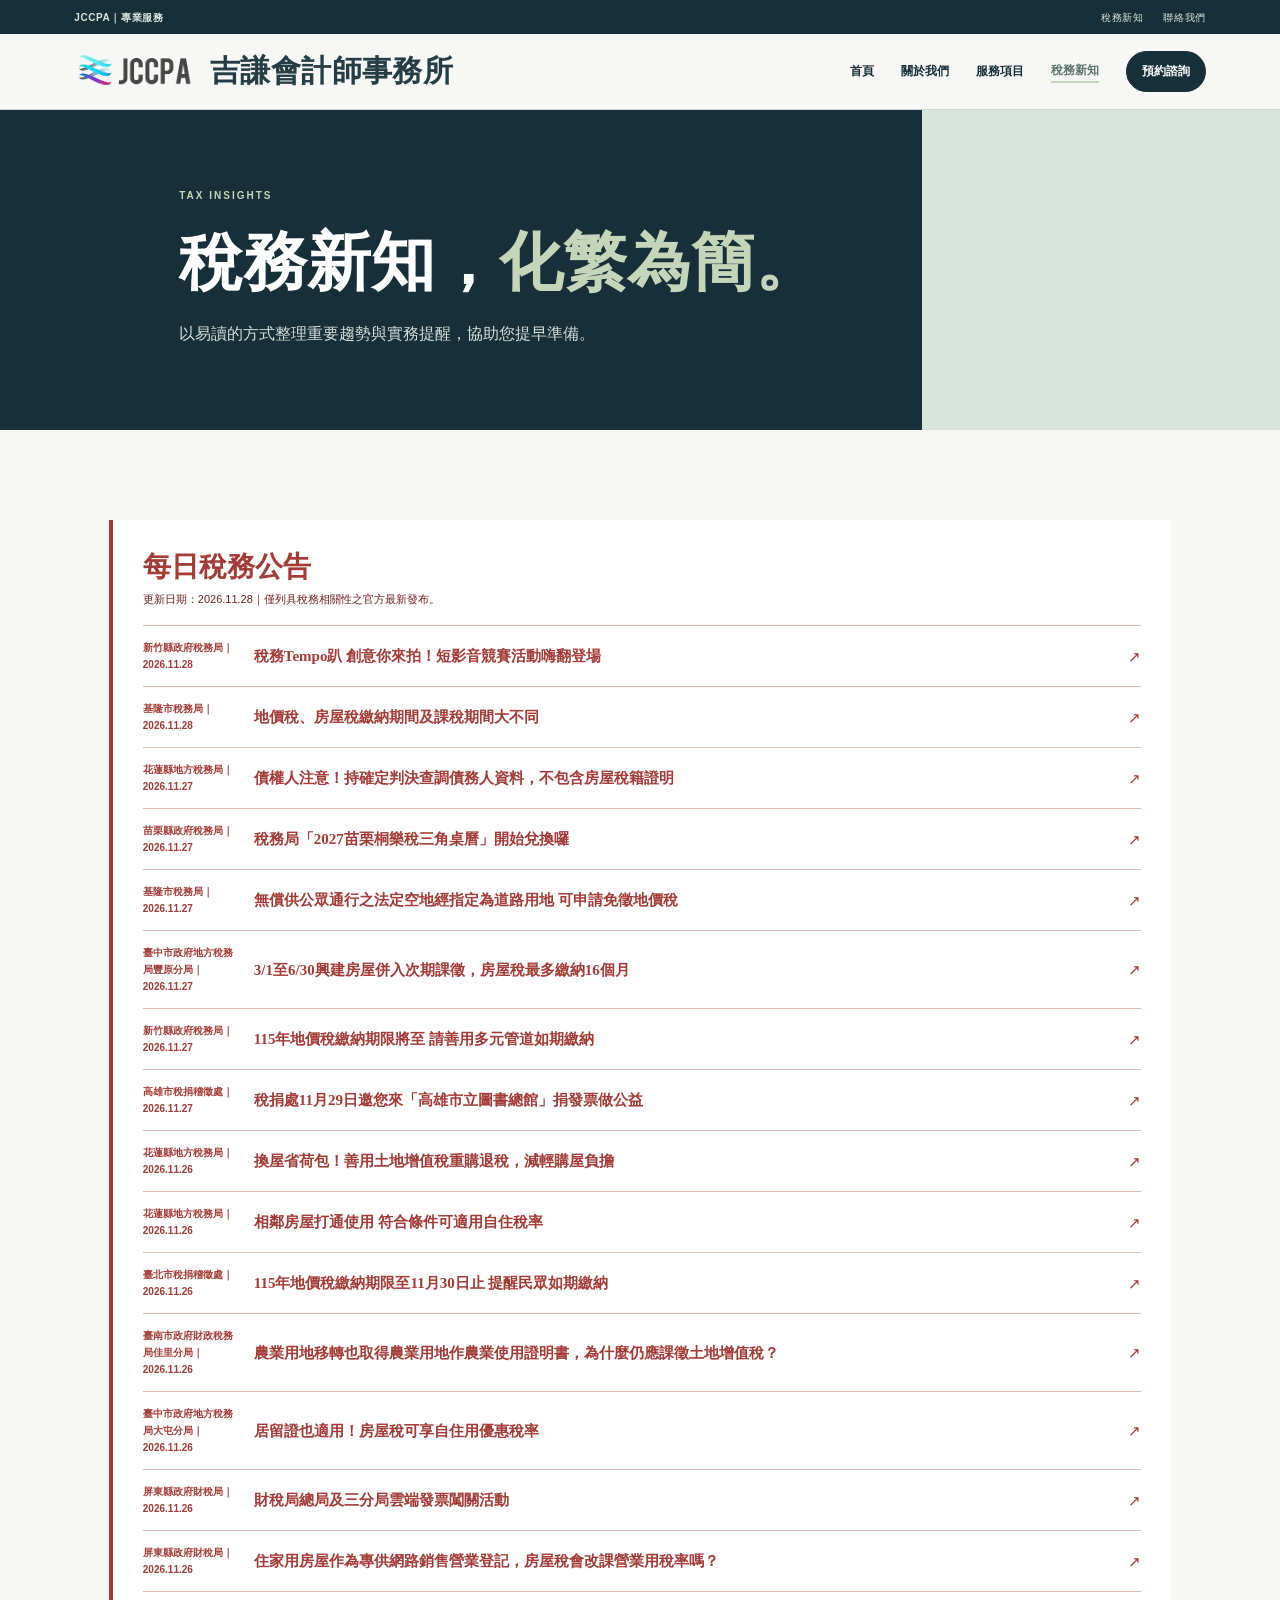
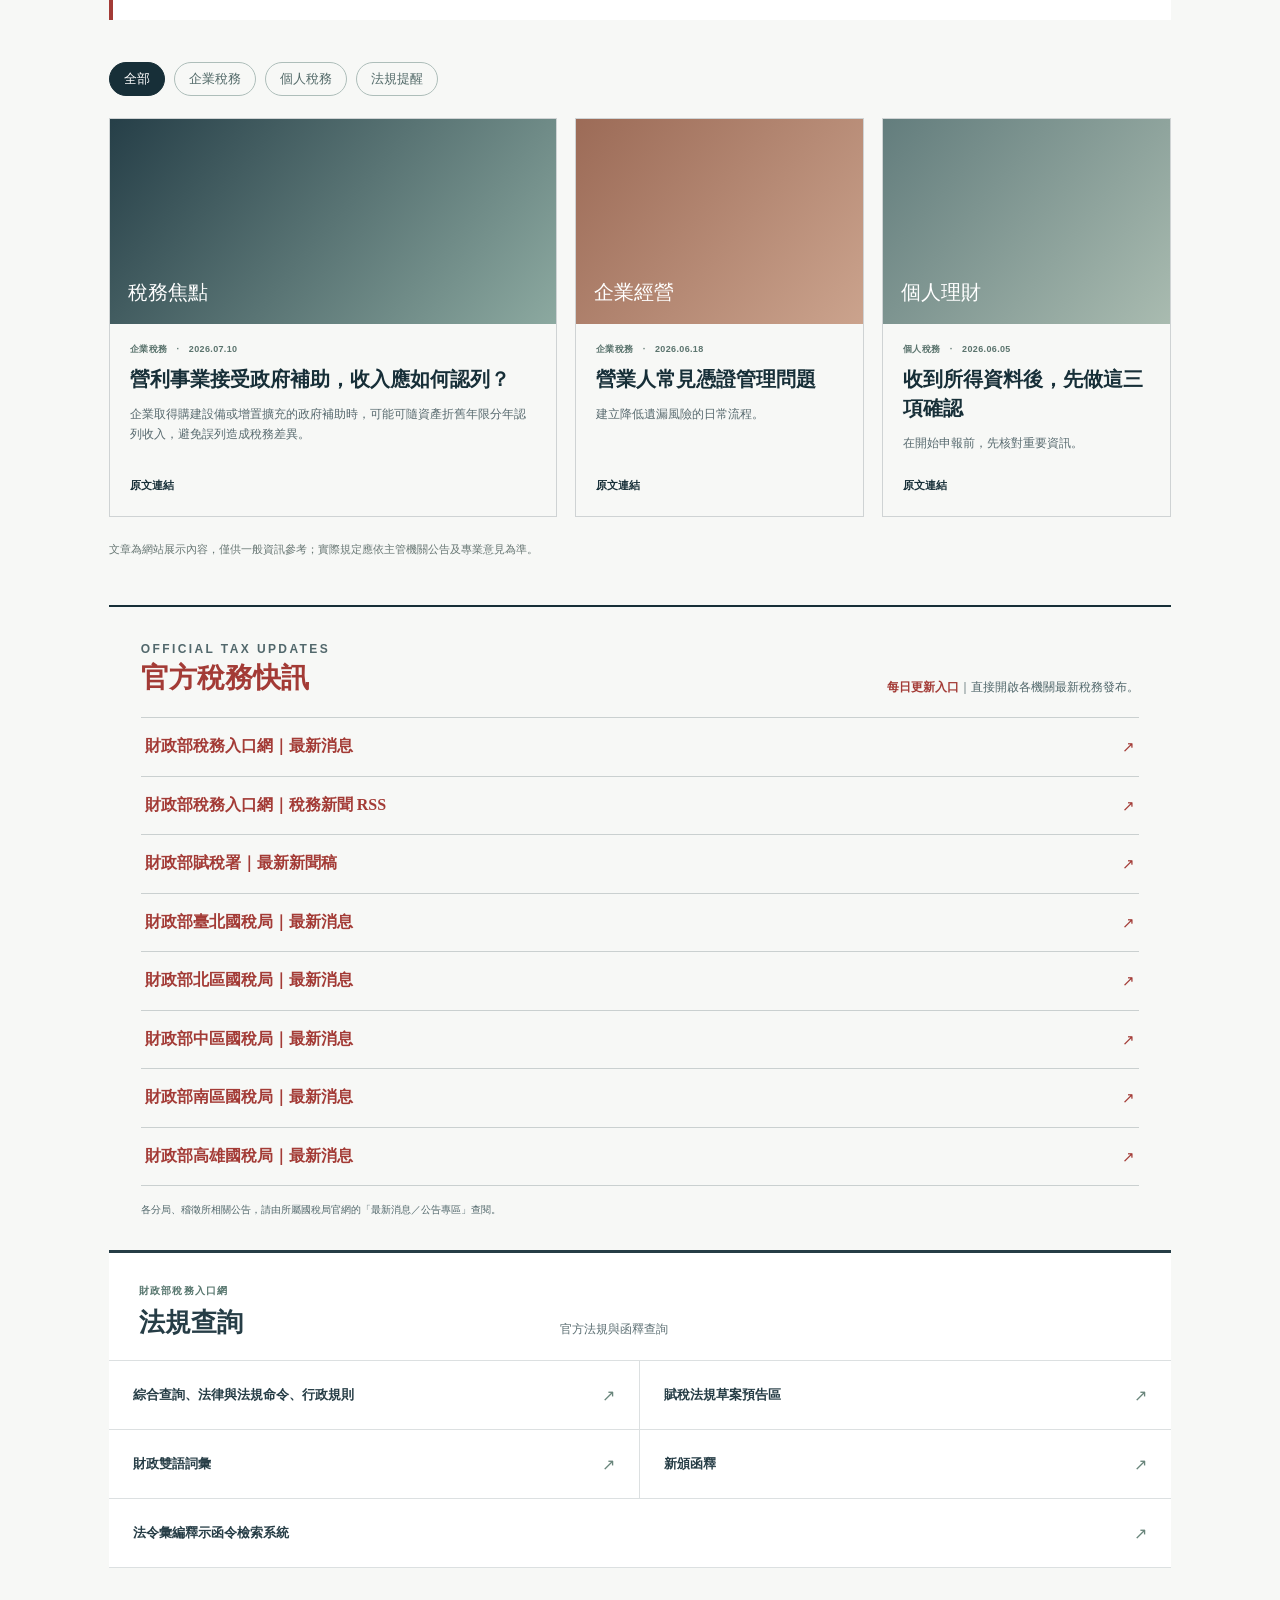
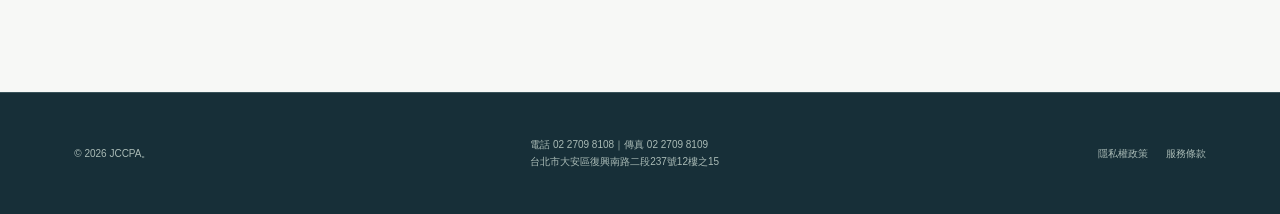
<file: tax-updates.html>
<!doctype html>
<html lang="zh-Hant">
<head>
  <meta charset="utf-8">
  <meta name="viewport" content="width=device-width, initial-scale=1">
  <meta http-equiv="refresh" content="0; url=insights.html">
  <link rel="canonical" href="https://jccpa.pages.dev/insights">
  <title>稅務新知｜JCCPA</title>
  <script>location.replace('insights.html' + location.search + location.hash);</script>
</head>
<body><p>正在前往<a href="insights.html">稅務新知</a>…</p></body>
</html>
</file>
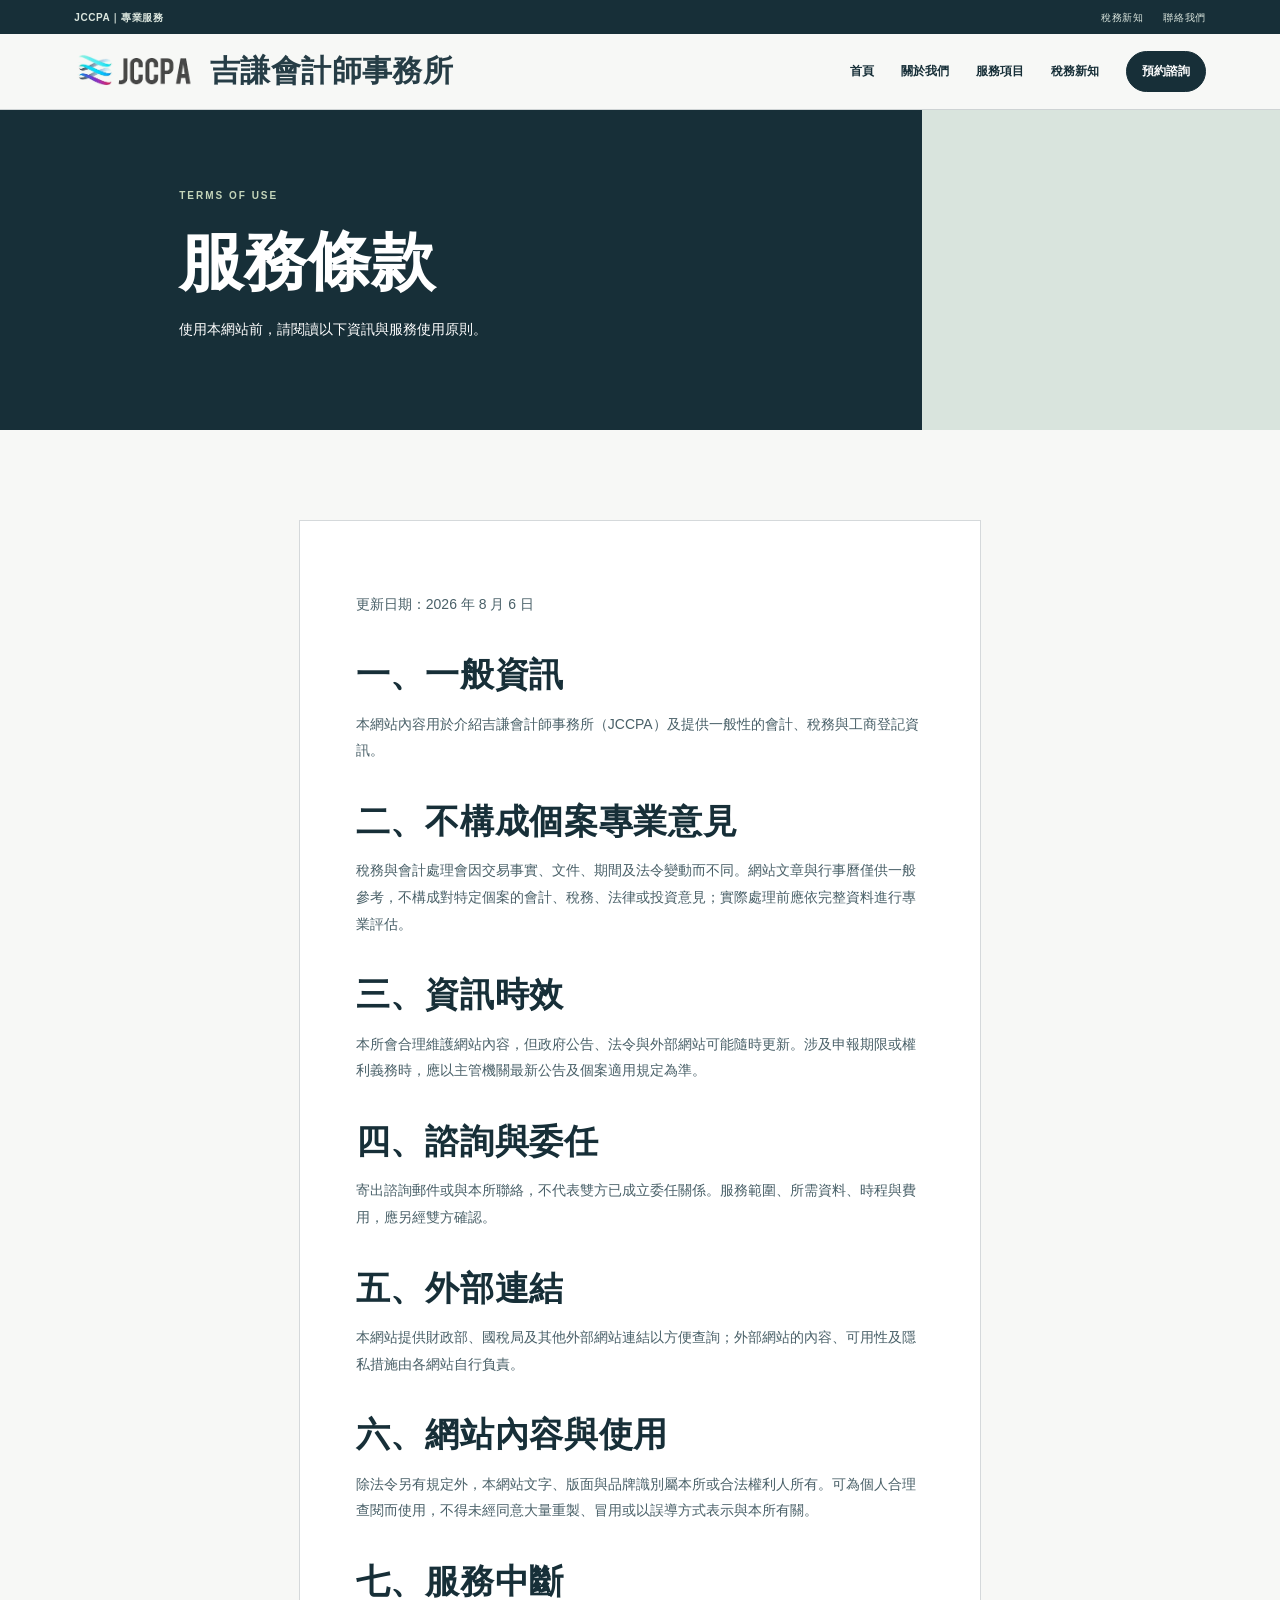
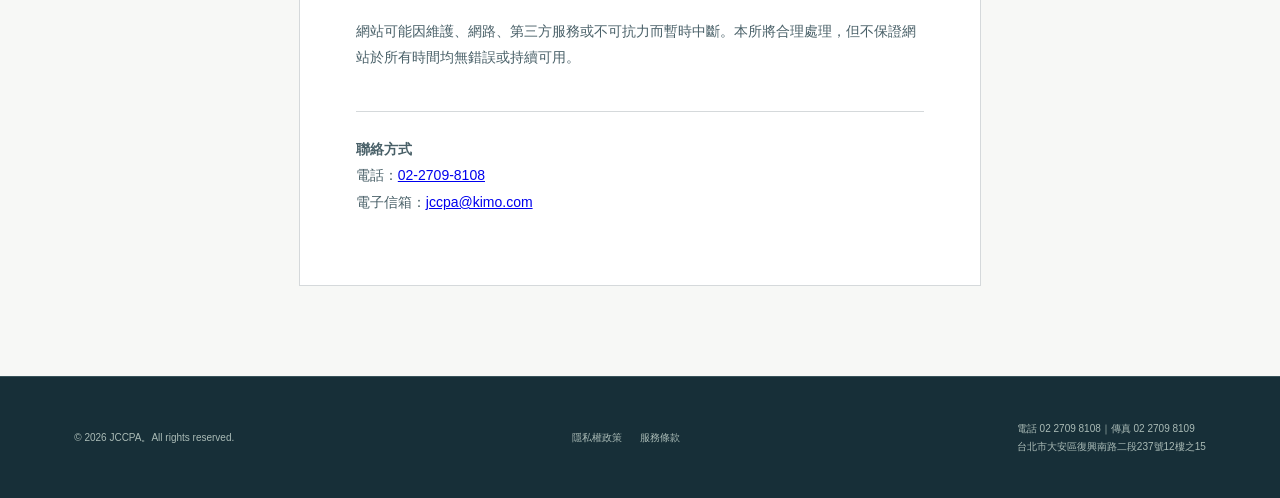
<file: terms.html>
<!doctype html>
<html lang="zh-Hant">
<head>
  <meta charset="utf-8">
  <meta name="viewport" content="width=device-width, initial-scale=1">
  <title>服務條款｜吉謙會計師事務所 JCCPA</title>
  <meta name="description" content="吉謙會計師事務所網站服務條款，說明網站資訊、專業諮詢、外部連結與使用責任。">
  <meta name="robots" content="index,follow">
  <link rel="canonical" href="https://jccpa.pages.dev/terms">
  <meta property="og:locale" content="zh_TW">
  <meta property="og:type" content="website">
  <meta property="og:site_name" content="吉謙會計師事務所 JCCPA">
  <meta property="og:title" content="服務條款｜吉謙會計師事務所 JCCPA">
  <meta property="og:description" content="說明 JCCPA 網站資訊與專業服務的使用原則。">
  <meta property="og:url" content="https://jccpa.pages.dev/terms">
  <meta property="og:image" content="https://jccpa.pages.dev/og-jccpa.png">
  <link rel="stylesheet" href="styles.css?v=20260806-fix1">
  <link rel="stylesheet" href="pages.css">
  <link rel="stylesheet" href="legal.css">
  <link rel="stylesheet" href="preview-fixes.css?v=20260813-1">
</head>
<body>
  <header class="site-header"><a class="brand" href="index.html"><span class="brand-mark">J</span><span>吉謙<small>會計師事務所</small></span></a><button class="menu-button" aria-label="開啟選單" aria-expanded="false">☰</button><nav aria-label="主要選單"><a href="index.html">首頁</a><a href="about.html">關於我們</a><a href="services.html">服務項目</a><a href="insights.html">稅務新知</a><a class="nav-cta" href="contact.html">預約諮詢</a></nav></header>
  <main>
    <section class="page-hero"><div><p class="eyebrow">TERMS OF USE</p><h1>服務條款</h1><p>使用本網站前，請閱讀以下資訊與服務使用原則。</p></div></section>
    <section class="section legal-page"><article>
      <p class="legal-updated">更新日期：2026 年 8 月 6 日</p>
      <h2>一、一般資訊</h2><p>本網站內容用於介紹吉謙會計師事務所（JCCPA）及提供一般性的會計、稅務與工商登記資訊。</p>
      <h2>二、不構成個案專業意見</h2><p>稅務與會計處理會因交易事實、文件、期間及法令變動而不同。網站文章與行事曆僅供一般參考，不構成對特定個案的會計、稅務、法律或投資意見；實際處理前應依完整資料進行專業評估。</p>
      <h2>三、資訊時效</h2><p>本所會合理維護網站內容，但政府公告、法令與外部網站可能隨時更新。涉及申報期限或權利義務時，應以主管機關最新公告及個案適用規定為準。</p>
      <h2>四、諮詢與委任</h2><p>寄出諮詢郵件或與本所聯絡，不代表雙方已成立委任關係。服務範圍、所需資料、時程與費用，應另經雙方確認。</p>
      <h2>五、外部連結</h2><p>本網站提供財政部、國稅局及其他外部網站連結以方便查詢；外部網站的內容、可用性及隱私措施由各網站自行負責。</p>
      <h2>六、網站內容與使用</h2><p>除法令另有規定外，本網站文字、版面與品牌識別屬本所或合法權利人所有。可為個人合理查閱而使用，不得未經同意大量重製、冒用或以誤導方式表示與本所有關。</p>
      <h2>七、服務中斷</h2><p>網站可能因維護、網路、第三方服務或不可抗力而暫時中斷。本所將合理處理，但不保證網站於所有時間均無錯誤或持續可用。</p>
      <p class="legal-contact"><strong>聯絡方式</strong><br>電話：<a href="tel:+886227098108">02-2709-8108</a><br>電子信箱：<a href="mailto:jccpa@kimo.com">jccpa@kimo.com</a></p>
    </article></section>
  </main>
  <footer><p>© 2026 JCCPA。All rights reserved.</p><div class="footer-legal"><a href="privacy.html">隱私權政策</a><a href="terms.html" aria-current="page">服務條款</a></div></footer>
  <script src="script.js?v=20260813-logo6"></script><script src="analytics.js" defer></script>
</body>
</html>
</file>
<file: styles.css>
:root{--ink:#112d36;--paper:#f7f5ee;--cream:#e7e4d9;--mint:#c8ded5;--lime:#d6e36b;--orange:#e9774f;--line:rgba(17,45,54,.18)}*{box-sizing:border-box}html{scroll-behavior:smooth}body{margin:0;background:var(--paper);color:var(--ink);font-family:"Plus Jakarta Sans","Noto Sans TC",sans-serif;font-size:15px;line-height:1.7}.site-header{height:88px;padding:0 5.8vw;display:flex;align-items:center;justify-content:space-between;border-bottom:1px solid var(--line);position:relative;z-index:5;background:var(--paper)}.brand{display:flex;align-items:center;gap:10px;color:var(--ink);text-decoration:none;font-family:"Noto Serif TC",serif;font-size:21px;font-weight:700;letter-spacing:.08em;line-height:1.05}.brand small{display:block;font-family:"Plus Jakarta Sans","Noto Sans TC",sans-serif;font-size:8px;letter-spacing:.22em;font-weight:600;margin-top:3px}.brand-mark{width:35px;height:35px;border:1.5px solid var(--ink);display:grid;place-items:center;border-radius:50%;font:700 17px Georgia,serif;letter-spacing:0}nav{display:flex;align-items:center;gap:32px}nav a{color:var(--ink);text-decoration:none;font-size:13px;font-weight:600}.nav-cta{padding:10px 17px;border:1px solid var(--ink);border-radius:99px}.menu-button{display:none;background:none;border:0;color:var(--ink);font-size:24px}.hero{min-height:620px;display:grid;grid-template-columns:1.15fr .85fr;padding:8vw 8.5vw 7vw 12vw;gap:6vw;background:linear-gradient(90deg,#f7f5ee 0%,#f7f5ee 61%,#dce9df 61%)}.eyebrow{margin:0 0 17px;color:#5b746e;font-size:10px;letter-spacing:.2em;font-weight:700}.hero h1,h2{font-family:"Noto Serif TC",serif;line-height:1.28;letter-spacing:.02em}.hero h1{font-size:clamp(42px,5vw,70px);margin:0;max-width:640px;font-weight:600}.hero h1 em,.about-strip em{font-style:normal;color:#5b746e}.hero-intro{max-width:480px;margin:27px 0;color:#496068;font-size:17px}.hero-actions{display:flex;align-items:center;gap:25px}.button{border:0;border-radius:99px;padding:14px 22px;display:inline-flex;gap:25px;align-items:center;text-decoration:none;font-family:inherit;font-weight:700;font-size:13px;cursor:pointer}.button-primary{color:var(--ink);background:var(--lime)}.button span{font-size:19px;line-height:1}.text-link{color:var(--ink);font-size:13px;font-weight:700;text-decoration:none;border-bottom:1px solid var(--ink);padding-bottom:3px}.hero-panel{position:relative;display:grid;place-items:center}.hero-card{background:var(--ink);color:white;width:min(315px,100%);padding:28px 28px 25px;position:relative;z-index:1;box-shadow:20px 20px 0 var(--orange)}.hero-card>p{margin:0 0 22px;font-size:12px;opacity:.75}.calendar-row{display:flex;gap:14px;align-items:center;border-bottom:1px solid rgba(255,255,255,.25);padding-bottom:19px}.calendar-row strong{font-size:54px;font-weight:500;line-height:1}.calendar-row span{font-size:11px;letter-spacing:.15em}.calendar-row b{font-size:12px;letter-spacing:.03em}.hero-card ul{list-style:none;padding:0;margin:19px 0}.hero-card li{font-size:11px;display:flex;gap:12px;align-items:center;margin:9px 0}.hero-card li span{color:var(--lime);font-weight:700}.hero-card>a{color:var(--lime);font-size:11px;text-decoration:none}.orbit{position:absolute;border:1px solid rgba(17,45,54,.22);border-radius:50%;width:380px;height:380px}.orbit-two{width:470px;height:470px;border-style:dashed}.trust-bar{display:grid;grid-template-columns:repeat(4,1fr);padding:28px 8vw;background:var(--ink);color:white}.trust-bar div{border-right:1px solid rgba(255,255,255,.22);padding:0 2.5vw;display:flex;flex-direction:column}.trust-bar div:last-child{border:0}.trust-bar b{font:500 25px "Noto Serif TC",serif;color:var(--lime)}.trust-bar span{font-size:10px;opacity:.7}.section{padding:9vw 8.5vw}.services{display:grid;grid-template-columns:35% 1fr;gap:7vw}.section-heading h2,.insights h2,.contact h2{font-size:clamp(32px,3.5vw,51px);margin:0}.service-grid{display:grid;grid-template-columns:1fr 1fr;border-top:1px solid var(--line)}.service-grid article{min-height:225px;padding:24px 22px;border-right:1px solid var(--line);border-bottom:1px solid var(--line);position:relative}.service-grid article:nth-child(even){border-right:0}.service-grid span{font-size:11px;color:#5b746e;font-weight:700}.service-grid h3{font:600 23px "Noto Serif TC",serif;margin:20px 0 8px}.service-grid p{color:#586a6f;font-size:12px;margin:0;max-width:250px}.service-grid a,.article a{position:absolute;bottom:21px;color:var(--ink);font-size:11px;font-weight:700;text-decoration:none}.insights{background:var(--cream)}.insights-top{display:flex;justify-content:space-between;align-items:end}.filter-row{display:flex;gap:9px;margin:42px 0 22px;flex-wrap:wrap}.filter-row button{font:600 11px inherit;color:#536a69;border:1px solid #aebeba;border-radius:99px;padding:7px 14px;background:transparent;cursor:pointer}.filter-row button.active{background:var(--ink);color:white;border-color:var(--ink)}.article-grid{display:grid;grid-template-columns:1.5fr 1fr 1fr;gap:22px}.article{background:var(--paper);position:relative;padding-bottom:53px;min-height:360px}.article-image{height:185px;display:flex;align-items:end;padding:18px;color:white;font:500 20px "Noto Serif TC",serif}.image-one{height:225px;background:linear-gradient(135deg,#315e63,#8eb0a6)}.image-two{background:linear-gradient(135deg,#db7c59,#edb069)}.image-three{background:linear-gradient(135deg,#788f97,#b9c8bd)}.article-meta{font-size:10px;color:#5b746e;font-weight:700;letter-spacing:.04em;margin:18px 20px 7px}.article h3{font:600 21px/1.45 "Noto Serif TC",serif;margin:0 20px}.article p{font-size:12px;color:#586a6f;margin:10px 20px}.article a{left:20px}.notice{font-size:11px;color:#687774;margin:23px 0 0}.about-strip{background:var(--mint);text-align:center;padding:8vw 5vw}.about-strip p{font:600 clamp(25px,3vw,42px)/1.55 "Noto Serif TC",serif;margin:0}.contact{background:var(--ink);color:white;padding:8vw 15vw;display:grid;grid-template-columns:1fr 1fr;gap:10vw}.contact .eyebrow{color:var(--lime)}.contact p:not(.eyebrow){font-size:13px;color:#b4c4bf;max-width:330px}.contact form{display:grid;gap:14px}.contact label{font-size:11px;color:#b4c4bf}.contact input,.contact select,.contact textarea{width:100%;display:block;margin-top:4px;border:0;border-bottom:1px solid #628078;background:transparent;color:white;font:14px inherit;padding:10px 0;border-radius:0}.contact textarea{min-height:96px;line-height:1.5;resize:vertical}.contact select option{color:var(--ink)}.contact .button{justify-content:space-between;margin-top:17px}.form-status{min-height:23px;margin:0;color:var(--lime)!important}footer{display:flex;align-items:center;justify-content:space-between;padding:28px 5.8vw;background:var(--ink);border-top:1px solid #36535a;color:#aabbb6}footer .brand{color:white}footer .brand-mark{border-color:white}footer p,footer a{font-size:10px;color:#aabbb6;text-decoration:none}footer div{display:flex;gap:18px}@media(max-width:760px){.site-header{height:70px;padding:0 6vw}.menu-button{display:block}nav{display:none;position:absolute;left:0;right:0;top:70px;background:var(--paper);border-bottom:1px solid var(--line);padding:18px 6vw;flex-direction:column;align-items:flex-start;gap:14px}nav.open{display:flex}.hero{grid-template-columns:1fr;padding:15vw 8vw 14vw;background:linear-gradient(180deg,#f7f5ee 0 63%,#dce9df 63%)}.hero h1{font-size:42px}.hero-panel{min-height:365px;margin-top:20px}.orbit{width:290px;height:290px}.orbit-two{width:350px;height:350px}.trust-bar{grid-template-columns:1fr 1fr;padding:22px 6vw;gap:18px}.trust-bar div{padding:0 15px;border-right:0}.services{display:block;padding:17vw 8vw}.section-heading{margin-bottom:45px}.service-grid{grid-template-columns:1fr}.service-grid article,.service-grid article:nth-child(even){border-right:0}.insights{padding:17vw 8vw}.insights-top{display:block}.insights-top .text-link{display:inline-block;margin-top:20px}.article-grid{grid-template-columns:1fr;gap:16px}.contact{grid-template-columns:1fr;padding:17vw 8vw;gap:45px}.about-strip{padding:16vw 8vw}.about-strip br{display:none}footer{align-items:flex-start;gap:20px;flex-direction:column;padding:30px 8vw}footer div{gap:15px}}

/* JCCPA mobile navigation and heading readability */
@media (max-width:760px){
  .site-header .menu-button{
    position:relative;
    z-index:1201;
    width:48px;
    min-width:48px;
    height:48px;
    margin-left:auto;
  }
  .site-header nav{
    left:auto;
    right:0;
    top:100%;
    width:min(82vw,320px);
    padding:8px 0 10px;
    border:1px solid rgba(38,61,70,.18);
    border-right:0;
    border-radius:0 0 0 12px;
    background:#f7f8f6;
    box-shadow:-12px 16px 30px rgba(23,47,56,.18);
    z-index:1200;
  }
  .site-header nav.open{display:flex}
  .site-header nav a,
  .site-header nav .nav-cta{
    display:flex;
    width:100%;
    min-height:48px;
    margin:0;
    padding:12px 20px;
    align-items:center;
    justify-content:flex-end;
    border:0;
    border-bottom:1px solid rgba(38,61,70,.10);
    background:transparent;
    color:var(--ink);
    text-align:right;
    line-height:1.45;
  }
  .site-header nav a:last-child{border-bottom:0}
  .site-header nav a:hover,
  .site-header nav a:focus-visible{background:#e8f0ec}

  .hero h1{
    max-width:100%;
    font-size:clamp(34px,10vw,42px);
    line-height:1.35;
    letter-spacing:0;
    text-wrap:balance;
    overflow-wrap:anywhere;
  }
  .section-heading h2,
  .insights h2,
  .contact h2{
    max-width:100%;
    font-size:clamp(27px,8vw,34px);
    line-height:1.45;
    letter-spacing:0;
    text-wrap:balance;
    overflow-wrap:anywhere;
  }
  .service-grid h3,
  .article h3{
    max-width:100%;
    font-size:20px;
    line-height:1.5;
    letter-spacing:0;
    text-wrap:balance;
    overflow-wrap:anywhere;
  }
  .article-grid,
  .article-grid.article-grid-wide{
    grid-template-columns:minmax(0,1fr) !important;
    gap:16px;
  }
  .article-grid>.article{
    grid-column:1 !important;
    width:100%;
    min-width:0;
  }
}
</file>
<file: home.css>
.service-grid article:last-child{grid-column:span 2}@media(max-width:760px){.service-grid article:last-child{grid-column:auto}}

.official-profile{display:grid;grid-template-columns:minmax(0,1.25fr) minmax(280px,.75fr);gap:6vw;align-items:start;background:#eef2ed;border-top:1px solid var(--line);border-bottom:1px solid var(--line)}
.official-profile-copy h2{margin:0 0 20px;font-size:clamp(31px,4vw,48px);max-width:760px}
.official-profile-copy>p:not(.eyebrow){max-width:760px;margin:0 0 22px;color:#496068;font-size:16px}
.official-profile-details{margin:0;padding:24px 28px;background:#f7f5ee;border:1px solid var(--line);border-radius:16px}
.official-profile-details div{padding:13px 0;border-bottom:1px solid var(--line)}
.official-profile-details div:first-child{padding-top:0}
.official-profile-details div:last-child{padding-bottom:0;border-bottom:0}
.official-profile-details dt{font-size:11px;letter-spacing:.12em;font-weight:700;color:#5b746e}
.official-profile-details dd{margin:4px 0 0;font-weight:600;line-height:1.55}
.official-profile-details a{color:var(--ink);text-underline-offset:3px}
.line-official-link{display:inline-flex;align-items:center;gap:8px;min-height:32px}
.line-official-link img{display:block;width:24px;height:24px;flex:0 0 24px}
@media(max-width:760px){.official-profile{grid-template-columns:minmax(0,1fr);gap:24px}.official-profile-copy h2{font-size:clamp(27px,8vw,34px);line-height:1.45;text-wrap:balance}.official-profile-details{padding:20px}.official-profile-details dd{overflow-wrap:anywhere}}
</file>
<file: preview-fixes.css>
/* JCCPA 2026-08-13 preview fixes */

/* Mobile navigation: right aligned, opaque, generous tap targets. */
@media (max-width: 760px) {
  .site-header {
    position: relative;
  }

  .site-header .menu-button {
    position: relative;
    z-index: 1002;
    margin-left: auto;
    min-width: 48px;
    min-height: 48px;
  }

  .site-header > nav {
    position: absolute;
    z-index: 1001;
    top: 100%;
    right: 5.5vw;
    left: auto;
    width: min(320px, 89vw);
    padding: 10px;
    border: 1px solid rgba(38, 61, 70, .18);
    background: #faf9f6;
    box-shadow: 0 18px 42px rgba(38, 61, 70, .2);
  }

  .site-header > nav a {
    display: flex;
    min-height: 48px;
    padding: 12px 16px;
    align-items: center;
    justify-content: flex-end;
    text-align: right;
  }

  .site-header > nav .nav-cta {
    justify-content: center;
  }

  /* Use the full mobile width for service explanations. */
  .service-list,
  .service-detail-page,
  .detail-section,
  .detail-question-list,
  .detail-question-list article,
  .detail-question-list p {
    width: 100%;
    max-width: none;
  }

  /* Required service selector order and unboxed titles. */
  .service-chooser-links {
    display: flex;
    flex-direction: column;
    align-items: stretch;
    gap: 4px;
    margin-top: 14px;
  }

  .service-choice {
    display: block;
    min-height: 48px;
    padding: 10px 0;
    border: 0;
    border-radius: 0;
    background: transparent;
    box-shadow: none;
  }

  .service-chooser-head > p {
    max-width: none;
    margin-top: 14px;
  }
}
</file>
<file: pages.css>
.page-hero{min-height:355px;padding:7vw 15vw 6vw;background:linear-gradient(115deg,#f7f5ee 0%,#f7f5ee 63%,#c8ded5 63%)}
.page-hero h1{max-width:740px;margin:0;font:600 clamp(40px,5vw,66px)/1.3 "Noto Serif TC",serif}
.page-hero h1 em{font-style:normal;color:#5b746e}
.page-hero>p:last-child{max-width:550px;color:#52686c;font-size:16px}
.current:not(.nav-cta){color:#5b746e;border-bottom:2px solid var(--lime)}
.service-list{padding:5vw 15vw 9vw}
.service-list article{display:grid;grid-template-columns:80px 1fr 100px;gap:25px;align-items:start;border-top:1px solid var(--line);padding:35px 0;scroll-margin-top:118px}
.service-list article>div{grid-column:2}
.service-list article>a{grid-column:3}
.service-list article:last-child{border-bottom:1px solid var(--line)}
.service-list h2{font:600 29px "Noto Serif TC",serif;margin:0 0 9px}
.service-list p{margin:0;max-width:540px;color:#596c70;font-size:13px}
.service-list .service-intro{font-size:17px;line-height:1.85;text-align:justify;text-justify:inter-character;text-align-last:left}
.service-list .service-story{max-width:700px;margin-top:17px;font-size:18px;line-height:1.95;text-align:justify;text-justify:inter-character;text-align-last:left}
.service-list .service-detail-link{display:inline-block;margin-top:16px;font-size:13px;color:#57756d;text-decoration:none;border-bottom:1px solid currentColor;padding-bottom:2px}
.service-detail-page{padding:6vw 15vw 9vw;background:var(--paper)}
.service-detail-page p{max-width:760px;margin:0 0 22px;color:#52686c;font-size:18px;line-height:1.95;text-align:justify;text-justify:inter-character;text-align-last:left}
.detail-section{max-width:980px;margin:52px 0 0;padding-top:32px;border-top:1px solid var(--line)}
.detail-section h2{margin:0 0 16px;color:#263d46;font:600 clamp(27px,3vw,38px)/1.35 "Noto Serif TC",serif}
.detail-section h3{margin:0 0 8px;color:#314a52;font:600 18px/1.55 "Noto Serif TC",serif}
.detail-question-list{display:grid;grid-template-columns:repeat(2,minmax(0,1fr));gap:14px;margin-top:22px}
.detail-question-list article{padding:23px 24px 20px;border:1px solid rgba(38,61,70,.14);background:#fbfaf6}
.detail-question-list p{margin:0;max-width:none;font-size:16px;line-height:1.8}
.comparison-table-wrap{max-width:100%;margin:24px 0 17px;overflow-x:auto;border:1px solid rgba(38,61,70,.16);background:#fff;box-shadow:0 8px 20px rgba(38,61,70,.04)}
.comparison-table{width:100%;min-width:700px;border-collapse:collapse;color:#435b61;text-align:left}
.comparison-table caption{padding:15px 20px;background:#e8f0ec;color:#3c5d57;font-size:15px;font-weight:700;text-align:left}
.comparison-table th,.comparison-table td{padding:16px 18px;border-bottom:1px solid rgba(38,61,70,.12);vertical-align:top;font-size:15px;line-height:1.75}
.comparison-table thead th{background:#f4f5f0;color:#2e4750;font-weight:700}
.comparison-table tbody th{width:19%;color:#314c55;font-weight:700;background:#fbfcf9}
.comparison-table tbody tr:last-child th,.comparison-table tbody tr:last-child td{border-bottom:0}
.comparison-table--types{min-width:880px}
.comparison-table--types tbody th{width:15%}
.detail-note{max-width:900px!important;margin:0!important;padding:14px 18px!important;border-left:3px solid #87aaa1;background:#f1f5f1;color:#52686c!important;font-size:16px!important;line-height:1.85!important}
.detail-legal-source{max-width:900px!important;margin:48px 0 0!important;padding-top:22px;border-top:1px solid var(--line);font-size:14px!important;line-height:1.8!important}
.detail-legal-source a{color:#487268;font-weight:700;text-decoration:none;border-bottom:1px solid currentColor}
.service-back{display:inline-block;margin-top:14px;color:#57756d;font-size:14px;font-weight:700;text-decoration:none;border-bottom:1px solid currentColor;padding-bottom:3px}
.service-details{max-width:680px;margin:16px 0 0;padding:14px 0 0;list-style:none;border-top:1px solid rgba(23,47,56,.14);display:grid;gap:9px}
.service-details li{color:#52686c;font-size:13px;line-height:1.75}
.service-details strong{color:#263d46;font-weight:700}
.service-list a{font-size:12px;font-weight:700;color:var(--ink);text-decoration:none}
.page-cta{text-align:center;background:var(--mint);padding:7vw 5vw}
.page-cta p{margin:0;color:#55716d;font-size:12px}
.page-cta h2{font:600 clamp(30px,4vw,48px) "Noto Serif TC",serif;margin:7px 0 25px}
.standalone{padding-top:3vw}
.article-grid-wide{grid-template-columns:repeat(3,1fr)}
.story{display:grid;grid-template-columns:1fr 1fr;gap:10vw;padding:8vw 15vw}
.story h2{font:600 clamp(29px,3.5vw,46px)/1.4 "Noto Serif TC",serif;margin:0}
.story>div:last-child{padding-top:27px;color:#52686c}
.story p{font-size:17px}
.values{display:grid;grid-template-columns:repeat(3,1fr);padding:0 15vw 9vw}
.values article{border-top:1px solid var(--line);padding:25px 20px 5px 0}
.values article+article{padding-left:25px;border-left:1px solid var(--line)}
.values span{font-size:11px;color:#5b746e;font-weight:700}
.values h3{font:600 29px "Noto Serif TC",serif;margin:23px 0 6px}
.values p{font-size:13px;color:#596c70;margin:0}
.contact-page{min-height:650px}
.contact-page h1{font:600 clamp(38px,4vw,57px)/1.3 "Noto Serif TC",serif;margin:0}
.contact-detail{margin-top:35px!important;line-height:2}
.contact textarea{width:100%;resize:vertical;display:block;margin-top:4px;border:0;border-bottom:1px solid #628078;background:transparent;color:white;font:14px inherit;padding:10px 0;border-radius:0}
@media(max-width:760px){
  .page-hero{min-height:330px;padding:16vw 8vw;background:linear-gradient(180deg,#f7f5ee 0%,#f7f5ee 78%,#c8ded5 78%)}
  .page-hero h1{font-size:40px}
  .service-list{padding:10vw 8vw 18vw}
  .service-list article{grid-template-columns:42px 1fr;gap:15px;padding:27px 0}
  .service-list a{grid-column:2}
  .service-list h2{font-size:24px}
  .service-details{margin-top:13px;gap:8px}.service-details li{font-size:12px}
  .service-detail-page{padding:14vw 8vw 18vw}.service-detail-page p{font-size:16px}
  .detail-section{margin-top:42px;padding-top:27px}.detail-section h2{font-size:27px}.detail-question-list{grid-template-columns:1fr;gap:10px}.detail-question-list article{padding:20px}.detail-question-list p{font-size:15px}.comparison-table-wrap{margin-top:20px}.comparison-table th,.comparison-table td{padding:14px 15px;font-size:14px}.detail-note{font-size:15px!important}.detail-legal-source{font-size:13px!important}
  .article-grid-wide{grid-template-columns:1fr}
  .story{grid-template-columns:1fr;padding:17vw 8vw;gap:12px}
  .story>div:last-child{padding-top:0}
  .values{grid-template-columns:1fr;padding:0 8vw 17vw}
  .values article+article{padding-left:0;border-left:0}
  .contact-page{min-height:0}
}

/* JCCPA mobile full-width reading layout */
@media (max-width:760px){
  .page-hero{
    padding-left:5.5vw;
    padding-right:5.5vw;
  }
  .page-hero h1,
  .contact-page h1{
    max-width:100%;
    font-size:clamp(32px,9vw,38px);
    line-height:1.4;
    letter-spacing:0;
    text-wrap:balance;
    overflow-wrap:anywhere;
  }
  .page-hero h1 em{display:inline}

  .service-list{
    padding:10vw 5.5vw 16vw;
  }
  .service-list article{
    display:block;
    width:100%;
    padding:30px 0;
  }
  .service-list article>div,
  .service-list article>a{
    grid-column:auto;
  }
  .service-list article>a{
    display:inline-flex;
    min-height:44px;
    margin-top:14px;
    align-items:center;
  }
  .service-list h2{
    max-width:100%;
    margin-bottom:10px;
    font-size:24px;
    line-height:1.45;
    letter-spacing:0;
    text-wrap:balance;
    overflow-wrap:anywhere;
  }
  .service-list p,
  .service-list .service-intro,
  .service-list .service-story{
    width:100%;
    max-width:none;
    font-size:16px;
    line-height:1.85;
    text-align:left;
  }
  .service-list .service-story{margin-top:15px}
  .service-list .service-detail-link{
    min-height:44px;
    margin-top:12px;
    font-size:14px;
    line-height:1.5;
  }

  .service-detail-page{
    width:100%;
    padding:11vw 5.5vw 16vw;
  }
  .service-detail-page>p,
  .detail-section>p,
  .detail-question-list p,
  .detail-note,
  .detail-legal-source{
    width:100%;
    max-width:none;
  }
  .service-detail-page p{
    font-size:16px;
    line-height:1.85;
    text-align:left;
  }
  .detail-section{
    max-width:none;
    margin-top:40px;
    padding-top:26px;
  }
  .detail-section h2{
    max-width:100%;
    margin-bottom:15px;
    font-size:clamp(23px,6.7vw,27px);
    line-height:1.5;
    letter-spacing:0;
    text-wrap:balance;
    overflow-wrap:anywhere;
  }
  .detail-section h3{
    max-width:100%;
    font-size:19px;
    line-height:1.55;
    letter-spacing:0;
    text-wrap:pretty;
    overflow-wrap:anywhere;
  }
  .detail-question-list article{padding:20px 18px}

  .page-cta h2,
  .story h2,
  .values h3{
    max-width:100%;
    font-size:clamp(25px,7.5vw,32px);
    line-height:1.5;
    letter-spacing:0;
    text-wrap:balance;
    overflow-wrap:anywhere;
  }
}
</file>
<file: legal.css>
.legal-page{max-width:900px;margin:0 auto;padding-top:72px;padding-bottom:96px}.legal-page article{background:#fff;border:1px solid var(--line);padding:clamp(24px,5vw,56px)}.legal-page h2{margin:36px 0 12px;font-size:clamp(24px,3vw,34px)}.legal-page h2:first-child{margin-top:0}.legal-page p,.legal-page li{color:#496068;line-height:1.9}.legal-page ul{padding-left:1.35em}.legal-updated{font-size:14px;color:#6b7d82}.legal-contact{margin-top:40px;padding-top:24px;border-top:1px solid var(--line)}.footer-legal{display:flex;gap:18px;flex-wrap:wrap}.footer-legal a{color:inherit;text-underline-offset:3px}@media(max-width:760px){.legal-page{padding-top:36px;padding-bottom:64px}.legal-page article{padding:24px 20px}.footer-legal{justify-content:flex-start}}
</file>
